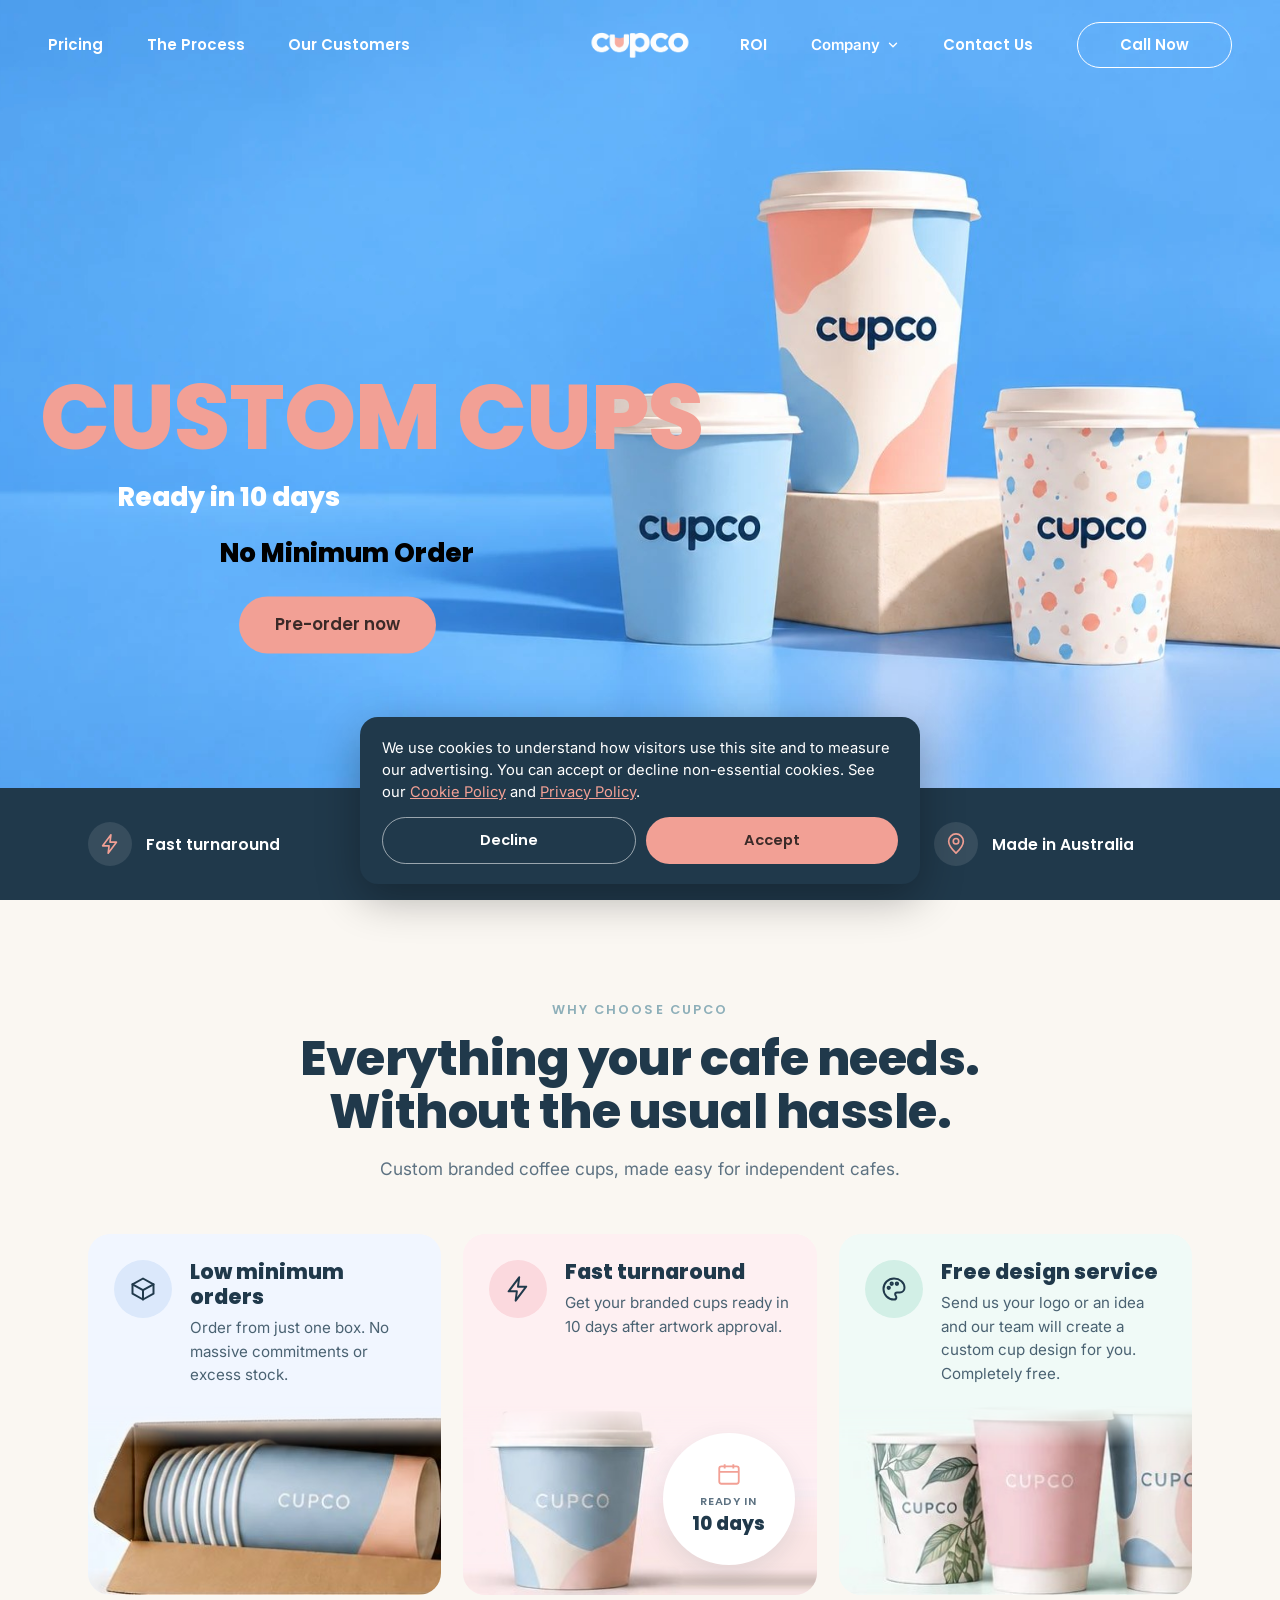
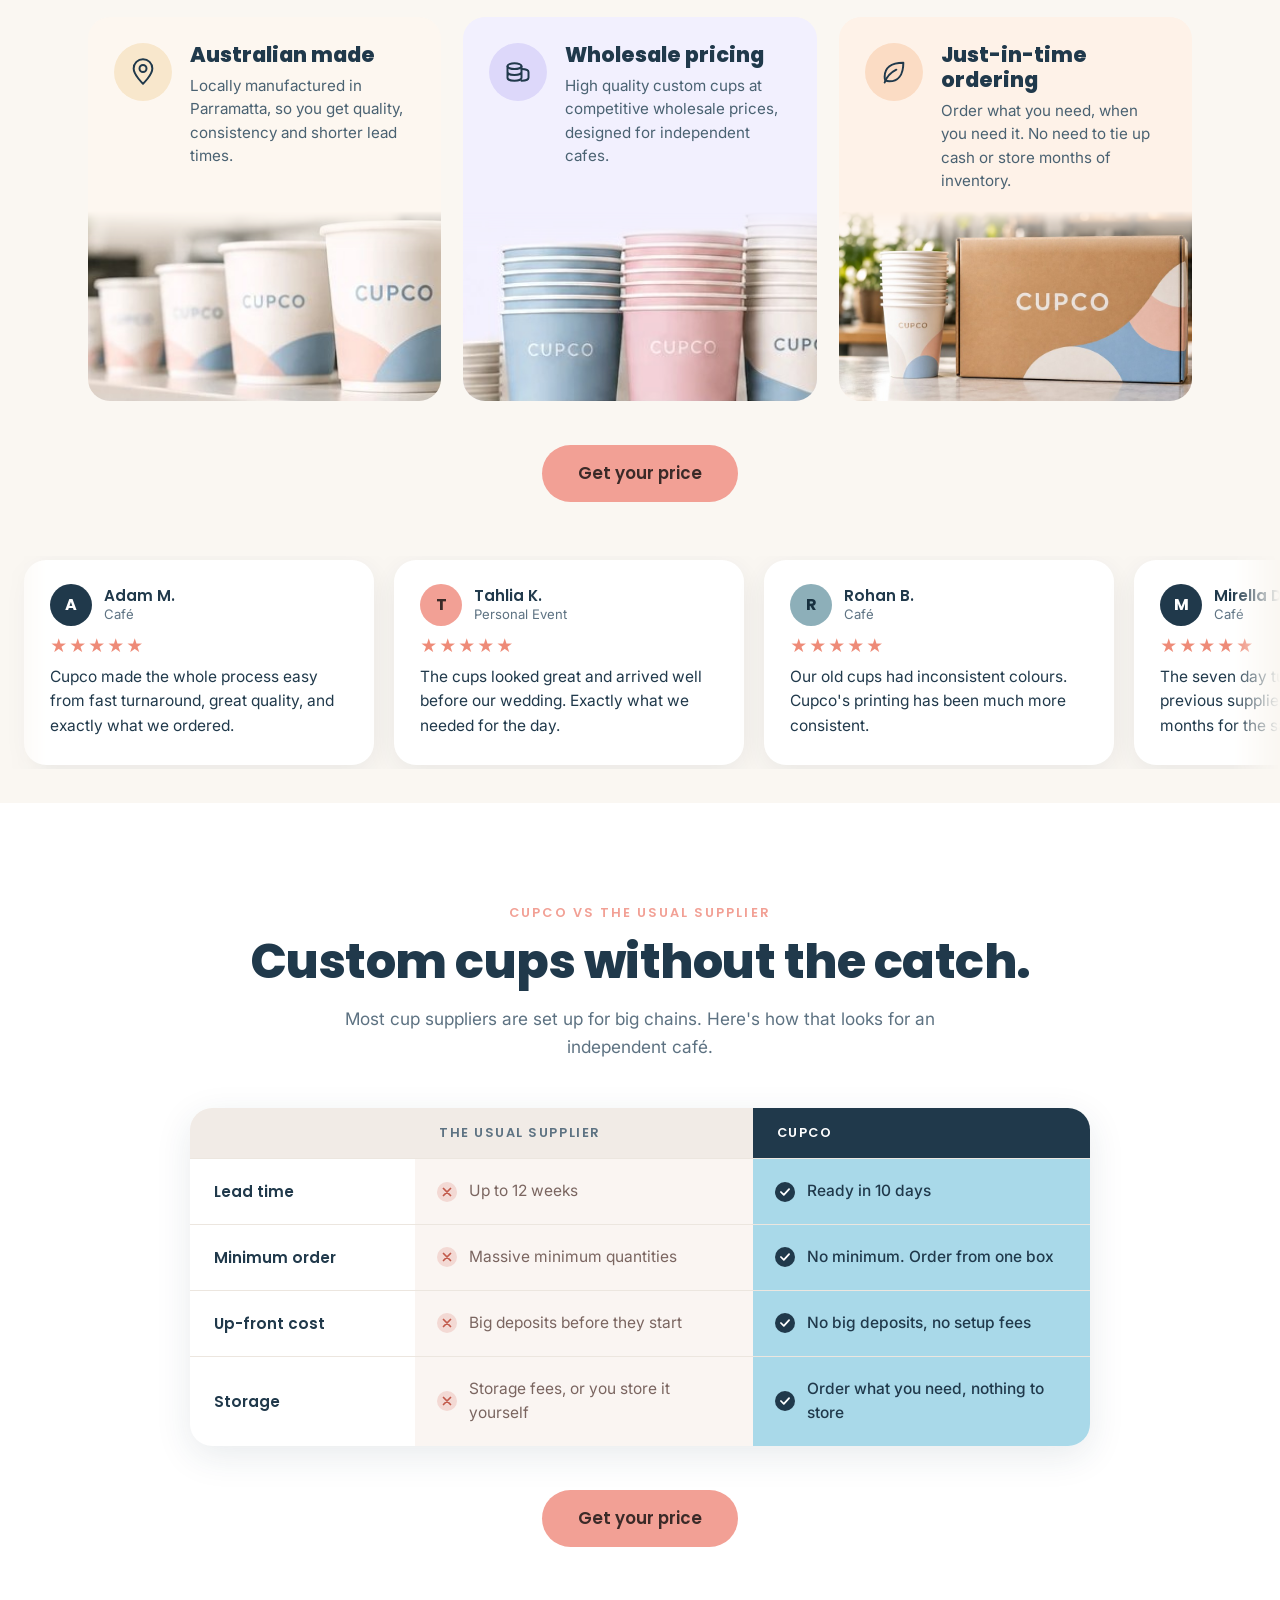
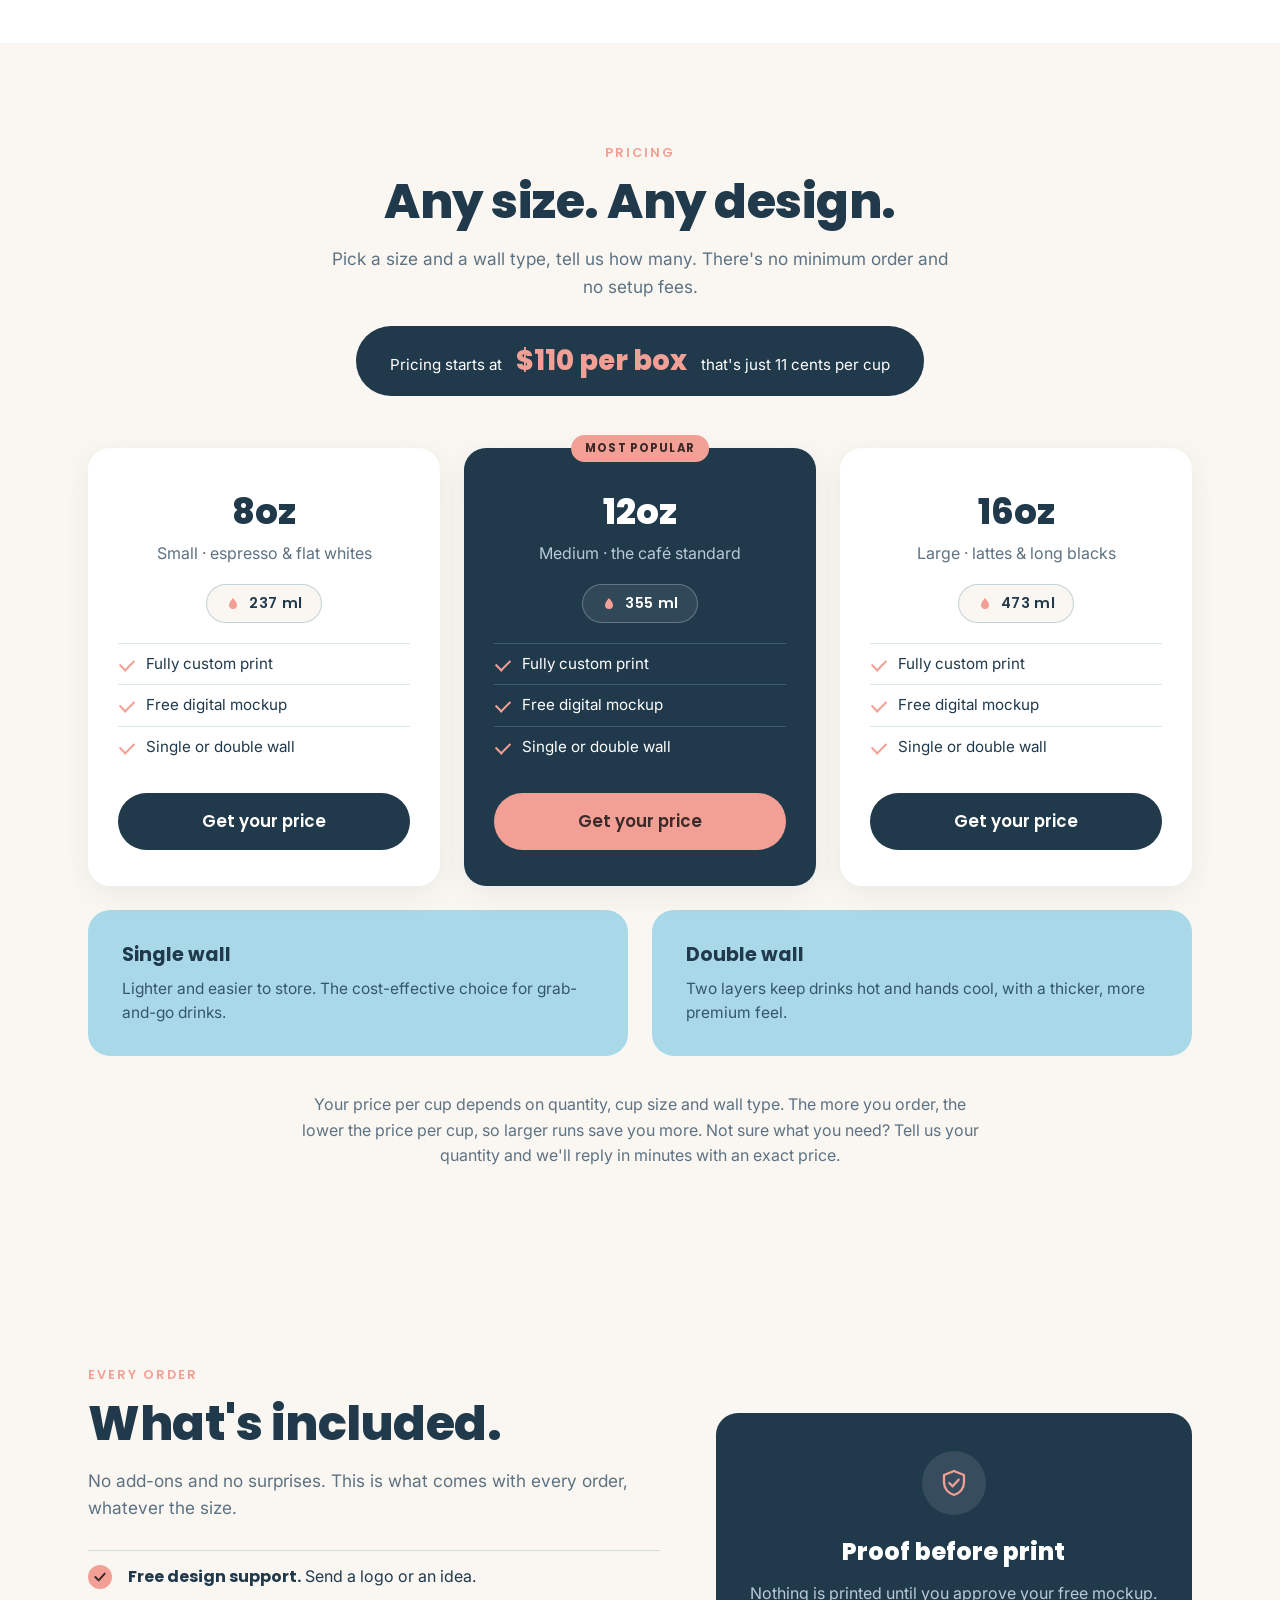
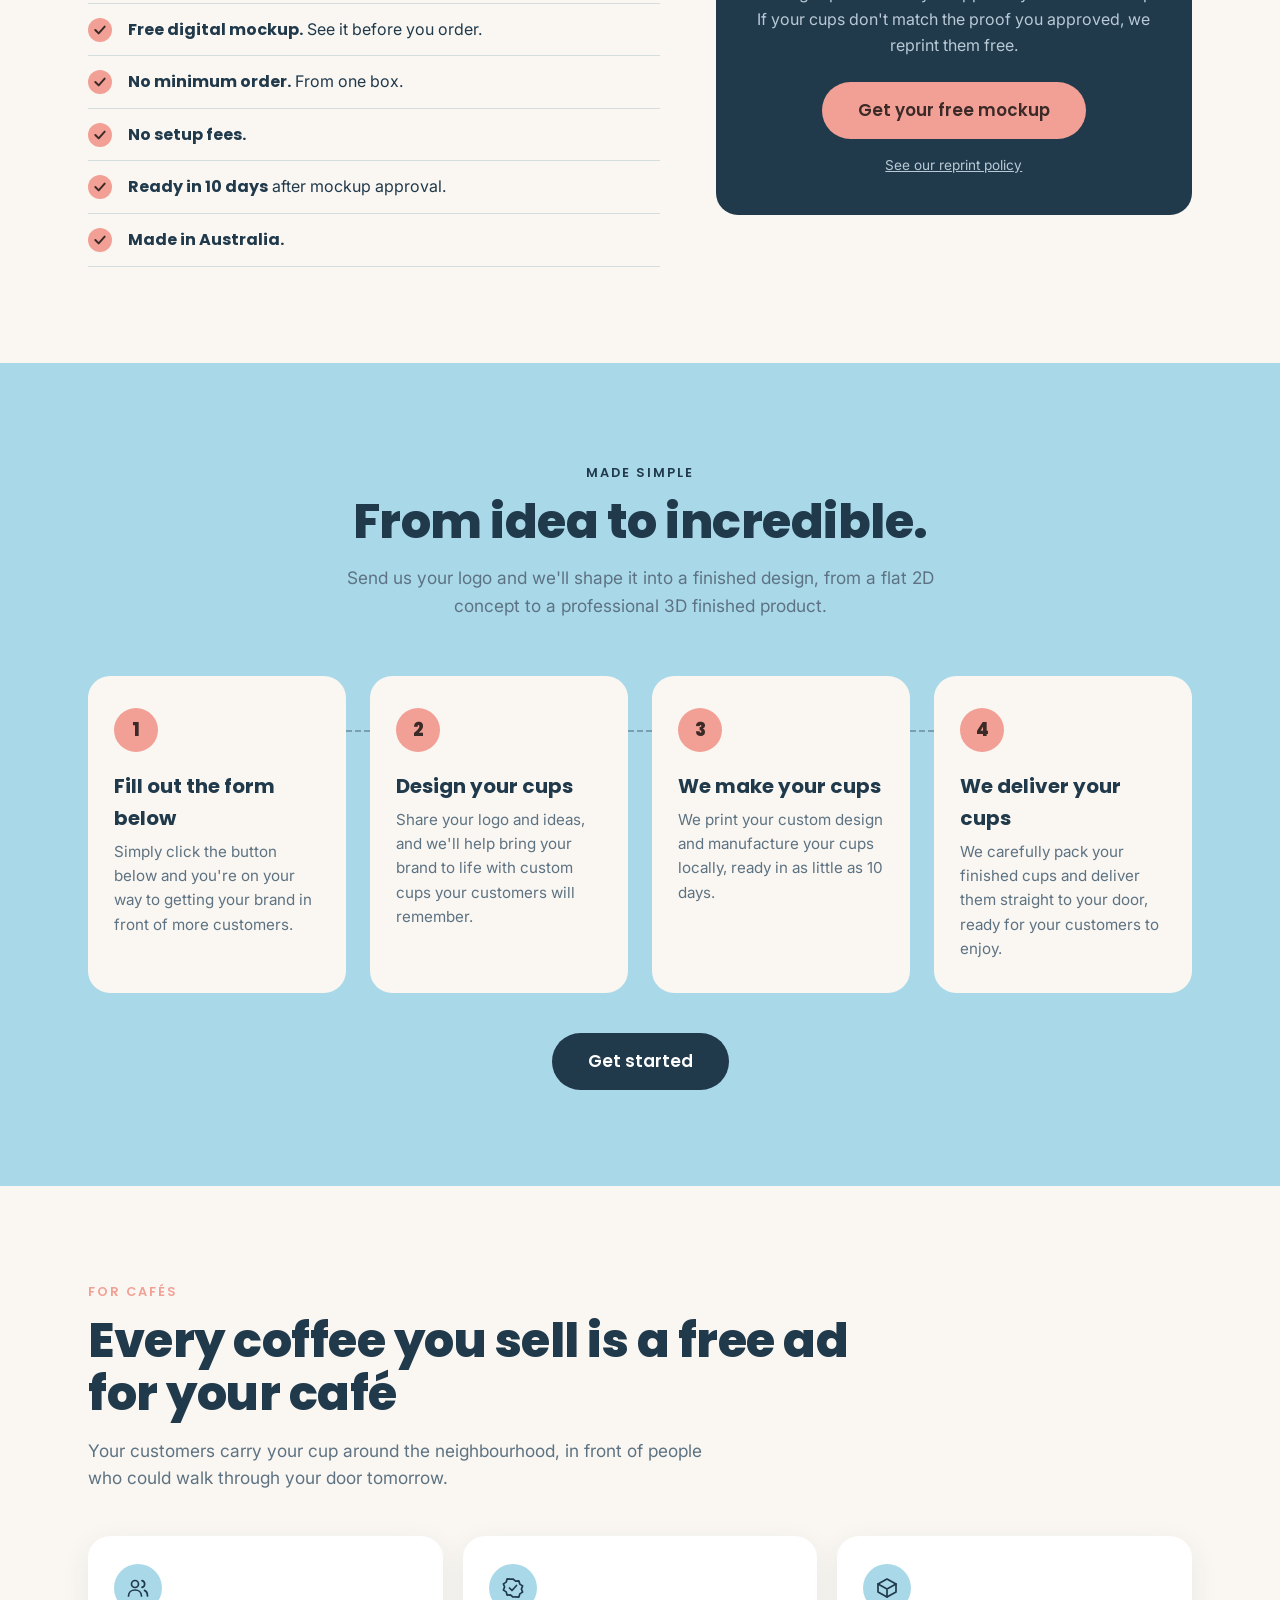
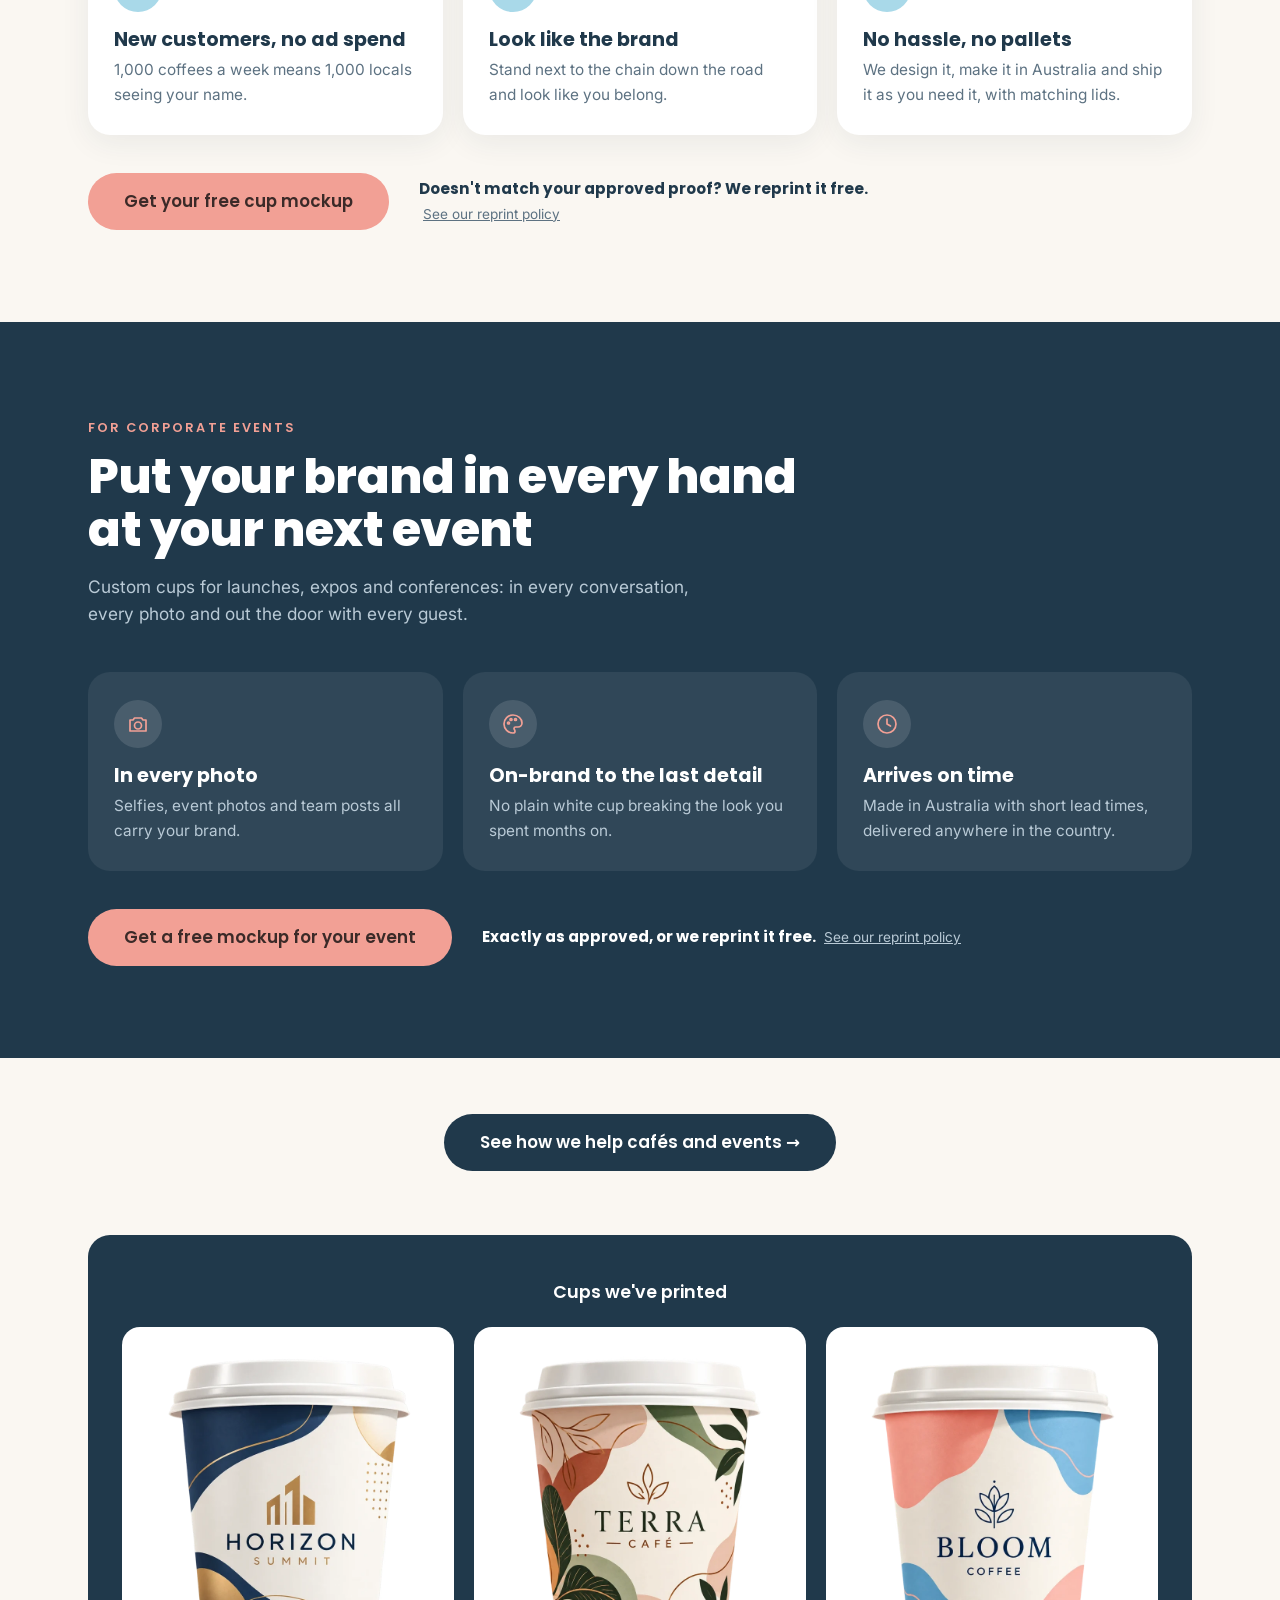
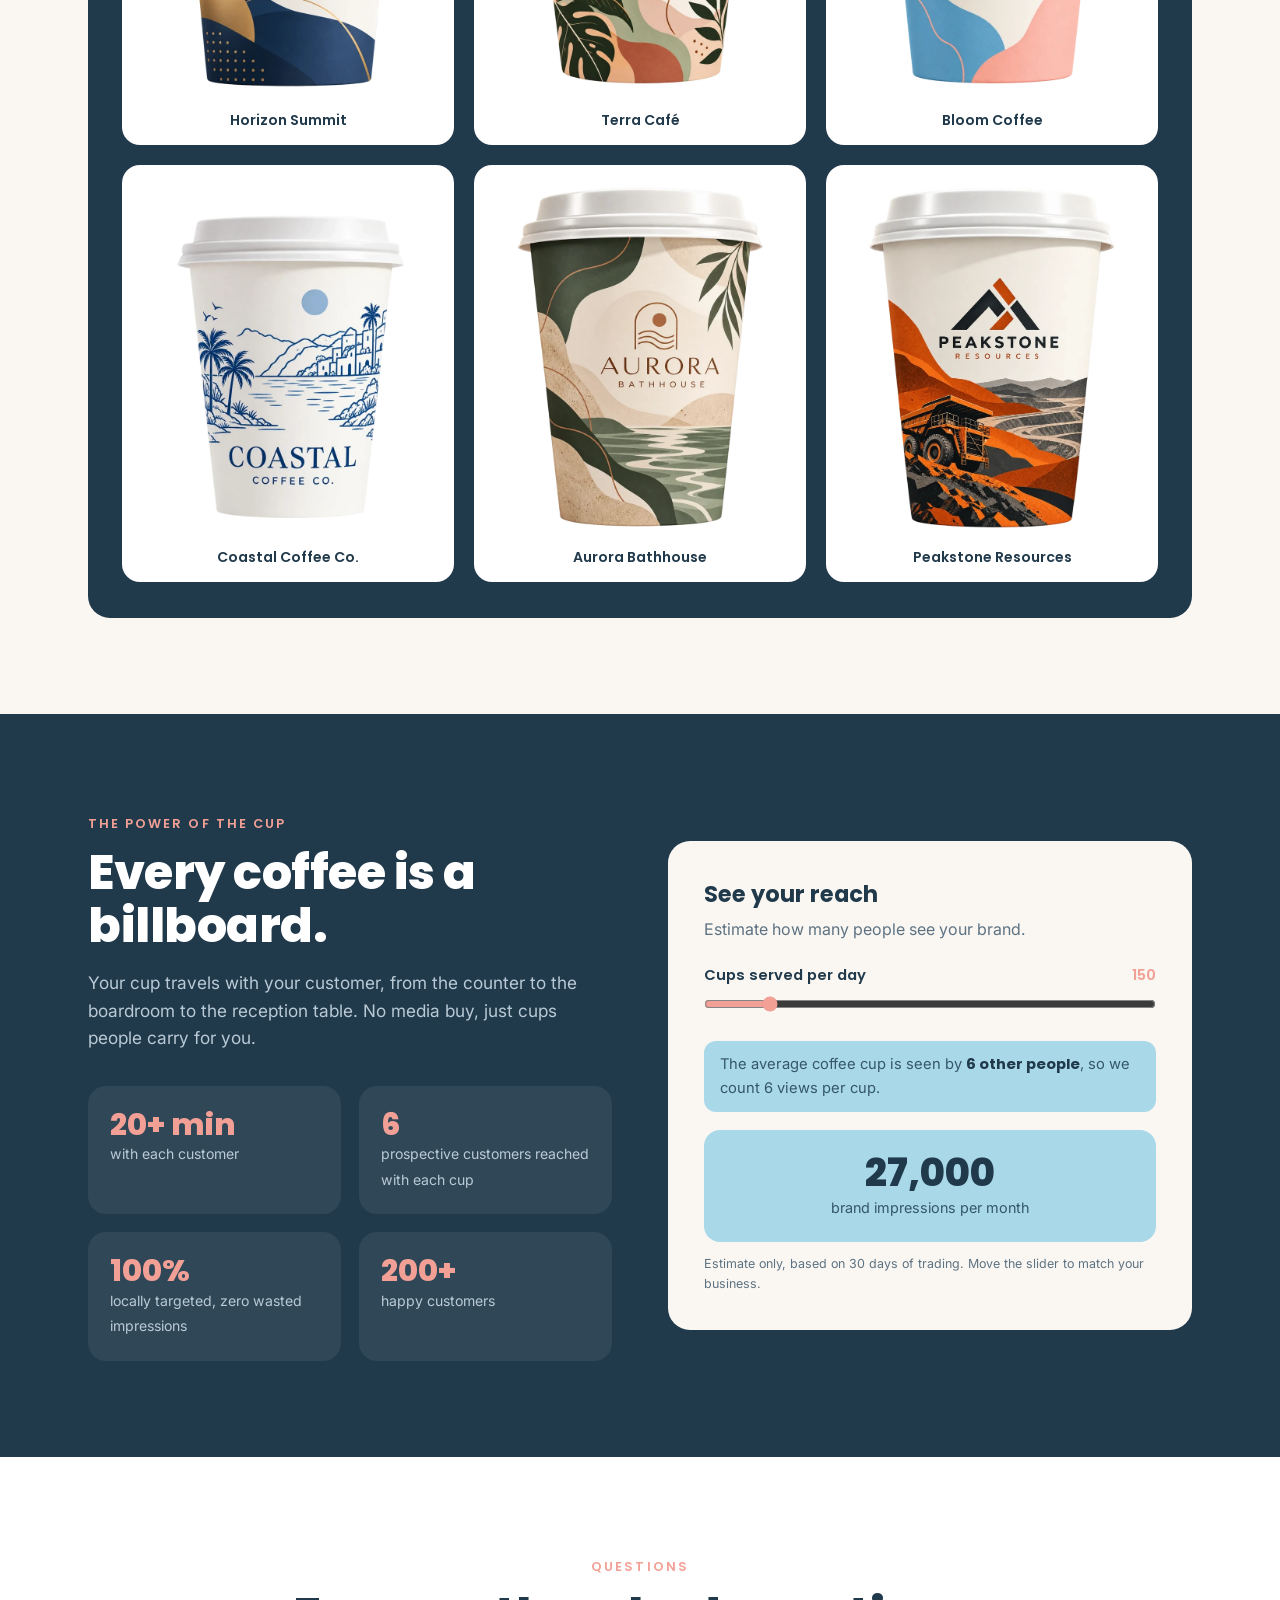
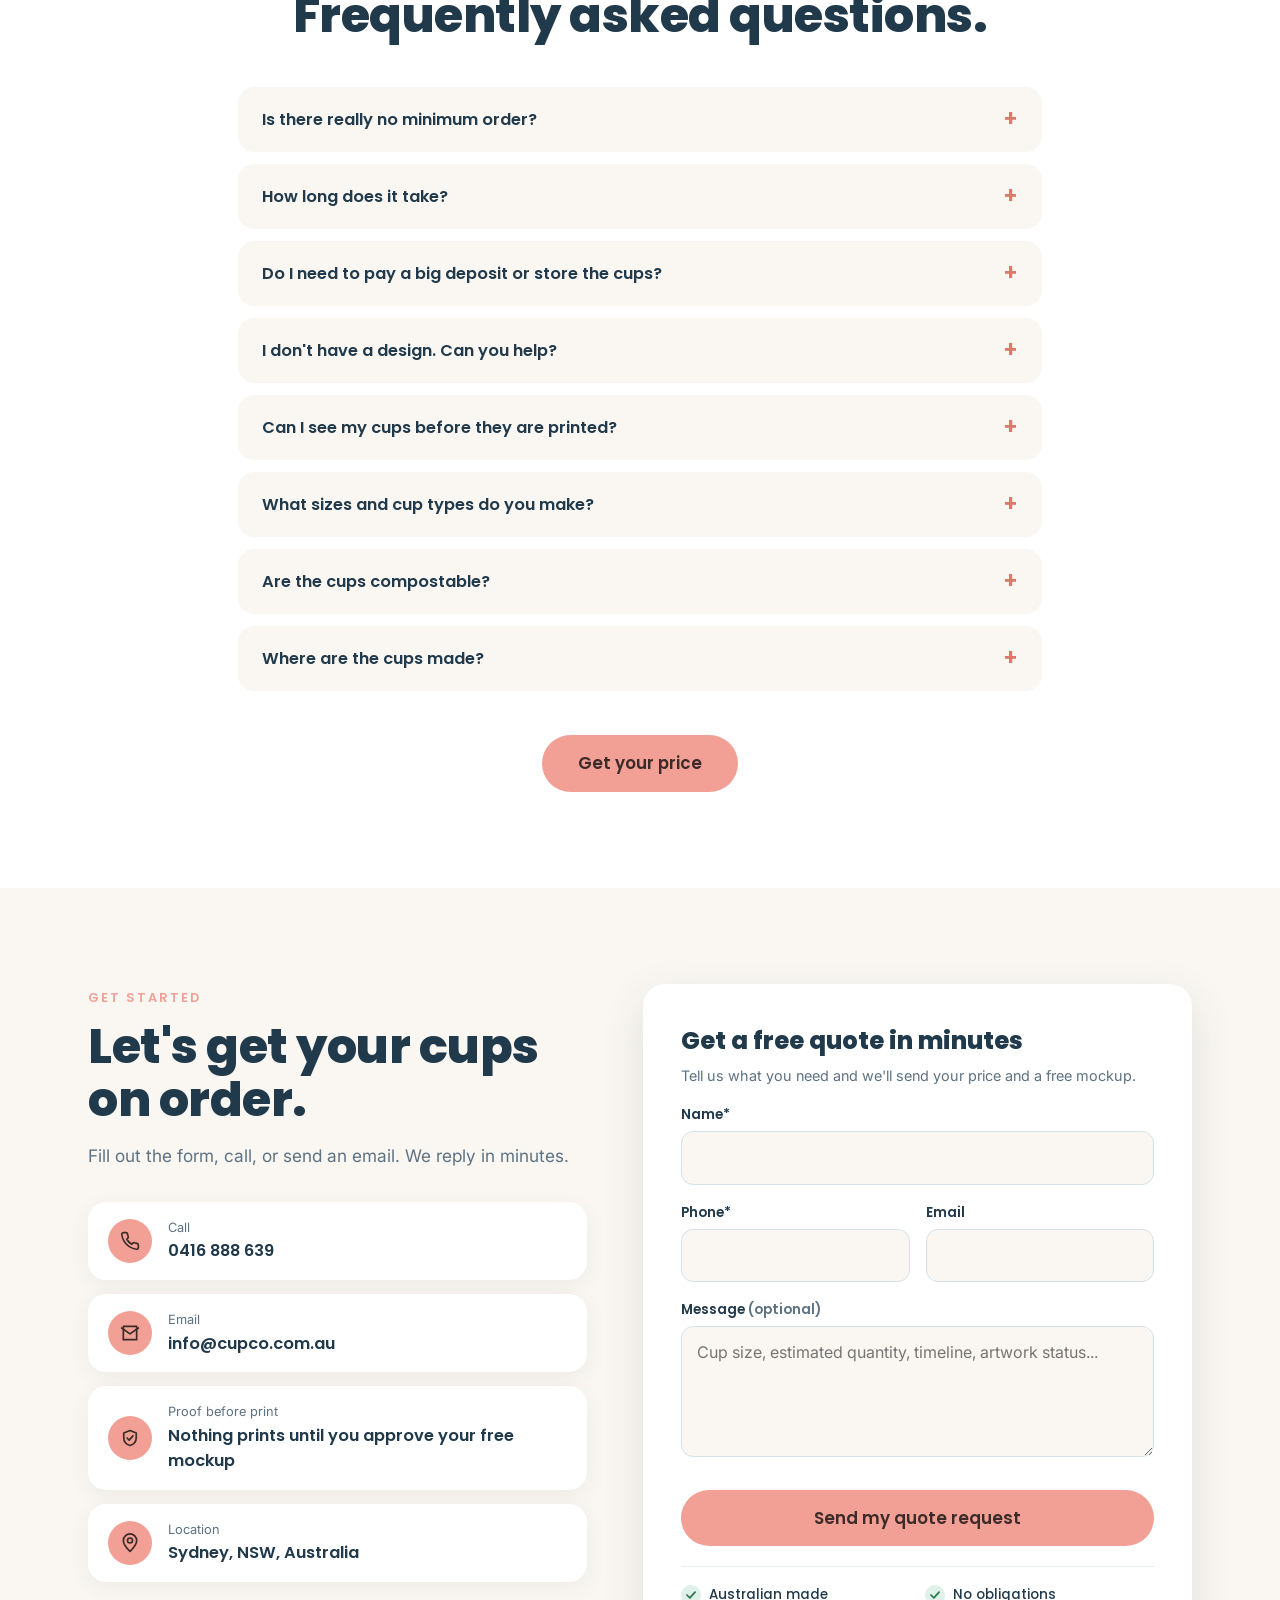
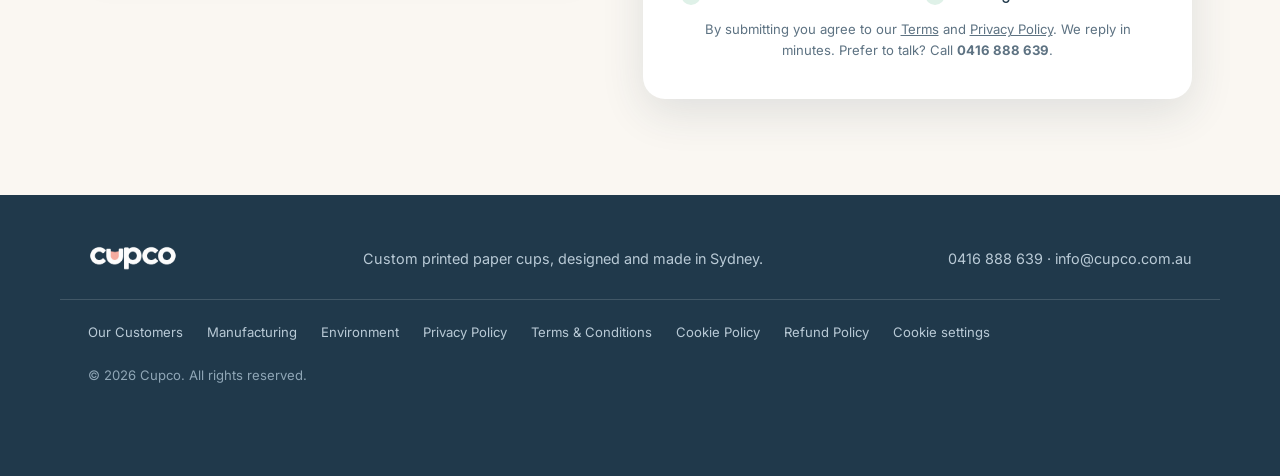
<file: index.html>
<!doctype html>
<html lang="en">
<head>
<meta charset="utf-8">
<meta name="viewport" content="width=device-width, initial-scale=1">
<title>Custom Printed Paper Cups Sydney | Cupco</title>
<meta name="description" content="Custom printed paper cups made in Sydney. Ready in 10 days, no minimum order, free digital mockups. Get your price today.">
<!-- TEMPORARY: staging. Remove this tag when LP.cupco.com.au goes live or the page will never appear in search. -->
<meta name="robots" content="noindex, nofollow">
<link rel="preconnect" href="https://fonts.googleapis.com">
<link rel="preconnect" href="https://fonts.gstatic.com" crossorigin>
<link href="https://fonts.googleapis.com/css2?family=Inter:wght@400;500;600&family=Poppins:wght@500;600;700;800&display=swap" rel="stylesheet">

<!-- Google tags: same two GA4 properties as the main landing page -->
<script async src="https://www.googletagmanager.com/gtag/js?id=G-Z2G205R46D"></script>
<script>
  window.dataLayer = window.dataLayer || [];
  function gtag(){dataLayer.push(arguments);}
  // Consent Mode: nothing is stored until the visitor accepts (see consent.js)
  gtag('consent','default',{analytics_storage:'denied',ad_storage:'denied',ad_user_data:'denied',ad_personalization:'denied',wait_for_update:500});
  gtag('js', new Date());
  gtag('config', 'G-Z2G205R46D');
  gtag('config', 'G-HHQ4EQKQFZ');
</script>

<style>
:root{
  --navy:#20394B; --powder:#A9D9E9; --coral:#F2A095; --ivory:#FAF7F2; --sand:#E8D4C1; --dusty:#8DAFB9;
  --blue:#58aef8; --ink:#20394B; --muted:#5d7282;
  --radius:22px; --wrap:1160px;
}
*{box-sizing:border-box;margin:0;padding:0}
html{scroll-behavior:smooth;scroll-padding-top:20px}
body{font-family:'Inter',system-ui,sans-serif;color:var(--ink);background:var(--ivory);line-height:1.6;-webkit-font-smoothing:antialiased}
h1,h2,h3,h4,.btn,.nav a{font-family:'Poppins',system-ui,sans-serif}
a{color:inherit;text-decoration:none}
img{max-width:100%;display:block}
.wrap{max-width:var(--wrap);margin:0 auto;padding:0 28px}
section{padding:96px 0}
.eyebrow{display:inline-block;font:600 .8rem 'Poppins',sans-serif;letter-spacing:.16em;text-transform:uppercase;color:var(--coral);margin-bottom:14px}
h2{font-weight:800;font-size:clamp(2rem,4vw,3rem);line-height:1.1;letter-spacing:-.5px}
.lead{color:var(--muted);font-size:1.08rem;max-width:620px;margin-top:16px}
.center{text-align:center}.center .lead{margin-left:auto;margin-right:auto}

.btn{display:inline-block;border-radius:999px;font-weight:600;font-size:1.05rem;padding:15px 36px;border:0;cursor:pointer;transition:transform .15s,background .15s,color .15s}
.btn:hover{transform:translateY(-2px)}
.btn-coral{background:var(--coral);color:#3b2a28}.btn-coral:hover{background:#f7b0a2}
.btn-navy{background:var(--navy);color:#fff}.btn-navy:hover{background:#2c4a60}
.btn-block{display:block;width:100%}

/* ---------- HERO ---------- */
.fold{min-height:100vh;min-height:100svh;display:flex;flex-direction:column}
.hero{position:relative;flex:1;min-height:480px;overflow:hidden;color:#fff;padding:0;
  background:url("assets/hero.jpg") right center/cover no-repeat,linear-gradient(180deg,#5aaff8,#6ebbfb)}
.nav{position:relative;z-index:2;display:grid;grid-template-columns:1fr auto 1fr;align-items:center;padding:22px 48px}
.nav-links{display:flex;align-items:center;gap:clamp(24px,3.4vw,52px);font-weight:600;font-size:15px;white-space:nowrap}
.nav-right{justify-self:end}
.nav-links a:hover{opacity:.8}
.logo{display:block;height:34px}.logo img{height:100%}
.call{border:1.5px solid #fff;border-radius:999px;padding:10px 42px;font-weight:600;font-size:15px;transition:background .2s,color .2s}
.call:hover{background:#fff;color:#3f95ea}
.copy{position:absolute;z-index:2;left:40px;top:50%;transform:translateY(-8%)}
.copy h1{font-weight:800;color:var(--coral);text-transform:uppercase;white-space:nowrap;font-size:clamp(48px,7.2vw,92px);line-height:1;letter-spacing:-1px}
.ready{margin:14px 0 0 78px;font-family:'Poppins';font-weight:800;font-size:clamp(20px,2.2vw,26px)}
.min{margin:14px 0 0 180px;font-family:'Poppins';font-weight:800;font-size:clamp(20px,2.2vw,26px);color:#000}
.hero .btn{margin:22px 0 0 199px}

/* ---------- TRUST STRIP ---------- */
.trust{background:var(--navy);color:#fff;padding:34px 0}
.trust-grid{display:grid;grid-template-columns:repeat(4,1fr);gap:24px}
.trust-item{display:flex;align-items:center;gap:14px;font:600 .98rem 'Poppins'}
.trust-item i{flex:none;width:44px;height:44px;border-radius:50%;background:rgba(255,255,255,.1);display:grid;place-items:center}
.trust-item svg{width:22px;height:22px;stroke:var(--coral);fill:none;stroke-width:1.8;stroke-linecap:round;stroke-linejoin:round}


/* ---------- WHY CUPCO ---------- */
#why{background:var(--ivory);padding-bottom:40px}
.why-grid{display:grid;grid-template-columns:repeat(3,1fr);gap:22px;margin-top:52px}
.why{border-radius:var(--radius);overflow:hidden;display:flex;flex-direction:column;background:var(--tint)}
.why-top{display:flex;gap:18px;align-items:flex-start;padding:26px 26px 18px}
.why-icon{flex:none;width:58px;height:58px;border-radius:50%;background:var(--dot);display:grid;place-items:center}
.why-icon svg{width:28px;height:28px;stroke:var(--navy);fill:none;stroke-width:1.7;stroke-linecap:round;stroke-linejoin:round}
.why h3{font-size:1.3rem;font-weight:800;line-height:1.2;margin-bottom:6px}
.why p{color:#4a6272;font-size:.95rem;line-height:1.55}
.why-img{margin-top:auto;position:relative;height:190px}
.why-img img{width:100%;height:100%;object-fit:cover;display:block;-webkit-mask-image:linear-gradient(#0000,#000 22%);mask-image:linear-gradient(#0000,#000 22%)}
.why-img.fast img{object-position:left bottom}
.why-badge{position:absolute;right:22px;bottom:30px;background:#fff;border-radius:50%;width:132px;height:132px;display:grid;place-content:center;text-align:center;font:600 .7rem 'Poppins';letter-spacing:.06em;text-transform:uppercase;color:var(--muted);box-shadow:0 8px 24px rgba(32,57,75,.1)}
.why-badge svg{width:26px;height:26px;stroke:var(--coral);fill:none;stroke-width:1.7;margin:0 auto 6px}
.why-badge b{display:block;font:800 1.15rem 'Poppins';color:var(--navy);letter-spacing:0;text-transform:none}
@media(max-width:1000px){.why-grid{grid-template-columns:1fr 1fr}}
@media(max-width:640px){.why-grid{grid-template-columns:1fr}}

/* ---------- PRICING ---------- */
#pricing{background:var(--ivory)}
.size-grid{display:grid;grid-template-columns:repeat(3,1fr);gap:24px;margin-top:52px}
.size-card{background:#fff;border-radius:var(--radius);padding:36px 30px;box-shadow:0 8px 30px rgba(32,57,75,.07);text-align:center;position:relative}
.size-card.pop{background:var(--navy);color:#fff}
.size-card.pop .muted{color:#b9cad6}
.badge{position:absolute;top:-13px;left:50%;transform:translateX(-50%);background:var(--coral);color:#3b2a28;font:700 .72rem 'Poppins';letter-spacing:.1em;text-transform:uppercase;padding:5px 14px;border-radius:99px}
.cap{display:inline-flex;align-items:center;gap:8px;margin-top:18px;padding:8px 18px;border-radius:99px;background:var(--ivory);border:1.5px solid rgba(141,175,185,.5)}
.cap svg{width:16px;height:16px;fill:var(--coral);stroke:none}
.cap b{font:600 .9rem 'Poppins';letter-spacing:.04em;color:var(--navy)}
.size-card.pop .cap{background:rgba(255,255,255,.08);border-color:rgba(255,255,255,.25)}.size-card.pop .cap b{color:#fff}
.size-card h3{font-size:2.2rem;font-weight:800}
.muted{color:var(--muted)}
.size-card ul{list-style:none;margin:20px 0 26px;text-align:left;font-size:.95rem}
.size-card li{padding:8px 0 8px 28px;position:relative;border-top:1px solid rgba(141,175,185,.3)}
.size-card li::before{content:"";position:absolute;left:2px;top:15px;width:12px;height:7px;border-left:2.5px solid var(--coral);border-bottom:2.5px solid var(--coral);transform:rotate(-45deg)}
.walls{display:grid;grid-template-columns:1fr 1fr;gap:24px;margin-top:24px}
.wall{background:var(--powder);border-radius:var(--radius);padding:30px 34px}
.wall h4{font-size:1.2rem;font-weight:700;margin-bottom:6px}
.wall p{color:#35566b;font-size:.97rem}
.price-note{margin:36px auto 0;text-align:center;max-width:680px}
.from{display:inline-flex;align-items:baseline;flex-wrap:wrap;justify-content:center;gap:6px 14px;margin-top:26px;background:var(--navy);color:#fff;border-radius:99px;padding:14px 34px;font-size:.95rem}
.from strong{font:800 1.7rem 'Poppins';color:var(--coral)}

/* ---------- PROCESS ---------- */
#process{background:var(--powder)}
#process .eyebrow{color:var(--navy)}
.steps{display:grid;grid-template-columns:repeat(4,1fr);gap:24px;margin-top:56px;counter-reset:s}
.step{background:var(--ivory);border-radius:var(--radius);padding:32px 26px;position:relative}
.step b{display:grid;place-items:center;width:44px;height:44px;border-radius:50%;background:var(--coral);color:#3b2a28;font:800 1.15rem 'Poppins';margin-bottom:18px}
.step h3{font-size:1.25rem;font-weight:700;margin-bottom:6px}
.step p{color:var(--muted);font-size:.95rem}
.step:not(:last-child)::after{content:"";position:absolute;right:-24px;top:54px;width:24px;border-top:2px dashed var(--navy);opacity:.35}

/* ---------- CUSTOMERS ---------- */
#customers{background:var(--ivory)}
.reviews{display:grid;grid-template-columns:repeat(3,1fr);gap:24px;margin-top:52px}
.review{background:#fff;border-radius:var(--radius);padding:30px;box-shadow:0 8px 30px rgba(32,57,75,.07);display:flex;flex-direction:column}
.stars{color:var(--coral);letter-spacing:3px;font-size:1.05rem;margin-bottom:12px}
.review blockquote{font-size:1rem;flex:1}
.who{display:flex;align-items:center;gap:12px;margin-top:22px}
.av{width:42px;height:42px;border-radius:50%;background:var(--powder);display:grid;place-items:center;font:700 .85rem 'Poppins'}
.who b{display:block;font:600 .95rem 'Poppins'}.who span{font-size:.82rem;color:var(--muted)}
.made{margin-top:64px;background:var(--navy);border-radius:var(--radius);padding:44px 34px 36px;color:#fff;text-align:center}
.made p{font:600 1.1rem 'Poppins';margin-bottom:22px}
.gallery{display:grid;grid-template-columns:repeat(3,1fr);gap:20px}
@media(max-width:900px){.gallery{grid-template-columns:1fr 1fr}}
.gallery figure{background:#fff;border-radius:18px;padding:18px 18px 14px;min-width:0}
.gallery img{width:100%;height:auto}
.gallery figcaption{color:var(--navy);font:600 .88rem 'Poppins';margin-top:8px}


/* ---------- REVIEW STRIP ---------- */
.rev{margin-top:0;overflow:hidden;padding:6px 0 34px}
.rev-window{-webkit-mask-image:linear-gradient(to right,transparent,#000 48px,#000 calc(100% - 48px),transparent);mask-image:linear-gradient(to right,transparent,#000 48px,#000 calc(100% - 48px),transparent)}
.rev-track{display:flex;gap:20px;width:max-content;padding:4px 24px;animation:rev-marquee 60s linear infinite}
.rev-window:hover .rev-track,.rev-window:focus-within .rev-track{animation-play-state:paused}
.rev-card{flex:none;width:clamp(270px,80vw,350px);margin:0;background:#fff;border-radius:var(--radius);padding:24px 26px 26px;box-shadow:0 8px 30px rgba(32,57,75,.08);display:flex;flex-direction:column}
.rev-head{display:flex;align-items:center;gap:12px;margin-bottom:12px}
.rev-avatar{flex:none;width:42px;height:42px;border-radius:50%;display:grid;place-items:center;font:700 1rem 'Poppins'}
.rev-name{font:600 .95rem 'Poppins';line-height:1.3}
.rev-sub{font-size:.82rem;color:var(--muted);line-height:1.3}
.rev-stars{color:#EE8B78;letter-spacing:2px;font-size:1.05rem;line-height:1;margin-bottom:10px}
.rev-quote{font-size:.97rem;line-height:1.6}
@keyframes rev-marquee{from{transform:translateX(0)}to{transform:translateX(-50%)}}
@media(prefers-reduced-motion:reduce){.rev-track{animation:none;width:auto;overflow-x:auto}.rev-window{-webkit-mask-image:none;mask-image:none}}


/* ---------- BENEFITS ---------- */
.bblock{padding:92px 0}
.bblock h2{max-width:760px}
.bblock .lead{max-width:640px}
.b-cafe{background:var(--ivory)}
.b-corp{background:var(--navy);color:#fff}
.b-corp .lead{color:#b9cad6}
.bn-grid{display:grid;grid-template-columns:repeat(3,1fr);gap:20px;margin-top:44px}
.bn{background:#fff;border-radius:var(--radius);padding:28px 26px;box-shadow:0 8px 30px rgba(32,57,75,.07)}
.b-corp .bn{background:rgba(255,255,255,.07);box-shadow:none}
.bn i{display:grid;place-items:center;width:48px;height:48px;border-radius:50%;background:var(--powder);margin-bottom:16px}
.b-corp .bn i{background:rgba(255,255,255,.12)}
.bn svg{width:24px;height:24px;stroke:var(--navy);fill:none;stroke-width:1.7;stroke-linecap:round;stroke-linejoin:round}
.b-corp .bn svg{stroke:var(--coral)}
.bn h3{font-size:1.2rem;font-weight:700;line-height:1.25;margin-bottom:6px}
.bn p{color:var(--muted);font-size:.96rem}
.b-corp .bn p{color:#b9cad6}
.bn-cta{margin-top:38px;display:flex;align-items:center;gap:22px 30px;flex-wrap:wrap}
.promise{font-size:.95rem;max-width:520px}
.promise b{font-family:'Poppins'}
.promise a{text-decoration:underline;color:var(--muted);font-size:.85rem;margin-left:4px;white-space:nowrap}
.b-corp .promise a{color:#b9cad6}
@media(max-width:1000px){.bn-grid{grid-template-columns:1fr}}
@media(max-width:640px){.bblock{padding:64px 0}}


/* ---------- COMPARE / INCLUDED / FAQ ---------- */
.cta-row{text-align:center;margin-top:44px}
#compare{background:#fff}
.vs{max-width:900px;margin:48px auto 0;border-radius:var(--radius);overflow:hidden;box-shadow:0 10px 36px rgba(32,57,75,.1);background:#fff}
.vs-head,.vs-row{display:grid;grid-template-columns:.8fr 1.2fr 1.2fr}
.vs-head span{padding:16px 24px;font:600 .8rem 'Poppins';letter-spacing:.12em;text-transform:uppercase;color:var(--muted);background:#f1ebe6}
.vs-head .us{background:var(--navy);color:#fff}
.vs-row b{padding:20px 24px;font:600 .95rem 'Poppins';display:flex;align-items:center;border-top:1px solid #ece6df}
.vs-row span{padding:20px 24px 20px 54px;position:relative;border-top:1px solid #ece6df;font-size:.97rem;display:flex;align-items:center}
.vs-row .no{color:#7a6560;background:#faf5f2}
.vs-row .yes{background:var(--powder);font-weight:500}
.vs-row svg{position:absolute;left:22px;top:50%;margin-top:-10px;width:20px;height:20px;padding:3px;border-radius:50%;fill:none;stroke-width:3;stroke-linecap:round;stroke-linejoin:round}
.vs-row .no svg{background:#f3d9d4;stroke:#c25a4b}.vs-row .yes svg{background:var(--navy);stroke:#fff}
#included{background:var(--ivory)}
.inc-grid{display:grid;grid-template-columns:1.2fr 1fr;gap:56px;align-items:center}
.inc{list-style:none;margin-top:28px}
.inc li{position:relative;padding:13px 0 13px 40px;border-top:1px solid rgba(141,175,185,.35)}
.inc li:last-child{border-bottom:1px solid rgba(141,175,185,.35)}
.inc svg{position:absolute;left:0;top:14px;width:24px;height:24px;padding:4px;border-radius:50%;background:var(--coral);stroke:#3b2a28;fill:none;stroke-width:3;stroke-linecap:round;stroke-linejoin:round}
.inc b{font-family:'Poppins'}
.proof{background:var(--navy);color:#fff;border-radius:var(--radius);padding:38px 34px;text-align:center}
.proof i{display:grid;place-items:center;width:64px;height:64px;border-radius:50%;background:rgba(255,255,255,.1);margin:0 auto 18px}
.proof svg{width:32px;height:32px;stroke:var(--coral);fill:none;stroke-width:1.7;stroke-linecap:round;stroke-linejoin:round}
.proof h3{font-size:1.5rem;font-weight:800}.proof p{color:#b9cad6;margin:10px 0 24px}
.proof-link{display:block;margin-top:16px;font-size:.85rem;color:#b9cad6;text-decoration:underline}
.proofnote i{background:var(--powder)}.proofnote svg{stroke:var(--navy)}
#faq{background:#fff}
.faq{margin-top:44px}
.faq details{background:var(--ivory);border-radius:16px;padding:0 24px;margin-bottom:12px}
.faq summary{cursor:pointer;padding:20px 0;font:600 1.02rem 'Poppins';list-style:none;display:flex;justify-content:space-between;gap:16px}
.faq summary::-webkit-details-marker{display:none}.faq summary::after{content:"+";color:#e0786a;font-size:1.4rem;line-height:1}
.faq details[open] summary::after{content:"–"}.faq details p{padding:0 0 20px;color:var(--muted)}
.faq a{text-decoration:underline}
@media(max-width:1000px){.inc-grid{grid-template-columns:1fr;gap:36px}}
@media(max-width:640px){.vs-head{display:none}.vs-row{grid-template-columns:1fr}.vs-row b{padding:16px 20px 4px;border-top:1px solid #ece6df;background:#fff}.vs-row span{border-top:0;padding:12px 20px 12px 52px}.vs-row .no{padding-top:8px}.cta-row{margin-top:32px}}

/* ---------- ROI ---------- */
#roi{background:var(--navy);color:#fff}
#roi .lead{color:#b9cad6}
.roi-grid{display:grid;grid-template-columns:1fr 1fr;gap:56px;align-items:center}
.stats{display:grid;grid-template-columns:1fr 1fr;gap:18px;margin-top:34px}
.stat{background:rgba(255,255,255,.07);border-radius:18px;padding:22px}
.stat strong{display:block;font:800 1.9rem 'Poppins';color:var(--coral);line-height:1.1}
.stat span{font-size:.88rem;color:#b9cad6}
.src{margin-top:16px;font-size:.78rem;color:#b9cad6}
.calc{background:var(--ivory);color:var(--ink);border-radius:var(--radius);padding:36px}
.calc h3{font-size:1.4rem;font-weight:700;margin-bottom:4px}
.calc label{display:flex;justify-content:space-between;font:600 .92rem 'Poppins';margin:22px 0 8px}
.calc output{color:var(--coral)}
.calc input[type=range]{width:100%;accent-color:var(--coral)}
.seen-note{margin-top:22px;font-size:.92rem;background:var(--powder);border-radius:12px;padding:12px 16px;color:#35566b}.seen-note b{font-family:'Poppins';color:var(--navy)}
.result{margin-top:18px;background:var(--powder);border-radius:16px;padding:22px;text-align:center}
.result strong{display:block;font:800 2.4rem 'Poppins';line-height:1.1}
.result span{font-size:.9rem;color:#35566b}
.fine{font-size:.78rem;color:var(--muted);margin-top:12px}

/* ---------- CONTACT ---------- */
#contact{background:var(--ivory)}
.contact-grid{display:grid;grid-template-columns:1fr 1.1fr;gap:56px;align-items:start}
.methods{margin-top:32px;display:grid;gap:14px}
.method{display:flex;align-items:center;gap:16px;background:#fff;border-radius:18px;padding:16px 20px;box-shadow:0 6px 22px rgba(32,57,75,.06)}
.method i{flex:none;width:44px;height:44px;border-radius:50%;background:var(--coral);display:grid;place-items:center}
.method svg{width:20px;height:20px;stroke:#3b2a28;fill:none;stroke-width:2;stroke-linecap:round;stroke-linejoin:round}
.method small{display:block;color:var(--muted);font-size:.8rem}.method b{font:600 1.02rem 'Poppins'}
.form-card{background:#fff;border-radius:var(--radius);padding:38px;box-shadow:0 14px 44px rgba(32,57,75,.12)}
.form-card h3{font-size:1.5rem;font-weight:800;margin-bottom:4px}
.row{display:grid;grid-template-columns:1fr 1fr;gap:16px}
.field{margin-top:18px}
.field>label{display:block;font:600 .85rem 'Poppins';margin-bottom:6px}
.field input[type=text],.field input[type=tel],.field input[type=email],.field textarea{width:100%;font:inherit;font-size:16px;padding:13px 15px;border:1.5px solid #d6e2e8;border-radius:12px;background:var(--ivory);color:var(--ink)}
.field input:focus,.field textarea:focus{outline:0;border-color:var(--blue);background:#fff}
.field.error input,.field.error textarea{border-color:#d9534f}
.err{display:none;color:#d9534f;font-size:.8rem;margin-top:4px}.field.error .err{display:block}
.pills{display:flex;flex-wrap:wrap;gap:10px}
.pills label{cursor:pointer}
.pills input{position:absolute;opacity:0}
.pills span{display:block;padding:10px 18px;border:1.5px solid #d6e2e8;border-radius:99px;font:500 .9rem 'Poppins';transition:.15s}
.pills input:checked+span{background:var(--navy);border-color:var(--navy);color:#fff}
.pills input:focus-visible+span{outline:2px solid var(--blue)}
.form-card .btn{margin-top:26px}
.badges{list-style:none;display:grid;grid-template-columns:1fr 1fr;gap:10px 14px;margin-top:20px;padding-top:18px;border-top:1px solid #e6eef2;font:500 .84rem 'Poppins'}
.badges li{display:flex;align-items:center;gap:8px;color:var(--navy)}
.badges svg{flex:none;width:20px;height:20px;padding:3px;border-radius:50%;background:#dff1e8;stroke:#2f7a55;fill:none;stroke-width:3;stroke-linecap:round;stroke-linejoin:round}
@media(max-width:400px){.badges{grid-template-columns:1fr}}
.msg{display:none;color:#d9534f;font-size:.88rem;margin-top:12px}.msg.show{display:block}
.note{font-size:.82rem;color:var(--muted);margin-top:14px;text-align:center}
.success{display:none;text-align:center;padding:34px 0}.success.show{display:block}
.success h3{font-size:1.6rem;margin-bottom:8px}

/* ---------- FOOTER ---------- */
footer{background:var(--navy);color:#b9cad6;padding:48px 0 90px;font-size:.9rem}
.foot{display:flex;justify-content:space-between;align-items:center;gap:24px;flex-wrap:wrap}
footer img{height:30px}
.copy-line{margin-top:22px;font-size:.82rem;color:#8fa6b6}
.legal{margin-top:26px;padding-top:22px;border-top:1px solid rgba(255,255,255,.15);display:flex;flex-wrap:wrap;gap:8px 24px;font-size:.82rem}
footer a:hover{color:#fff}
.sticky{display:none}

/* ---------- RESPONSIVE ---------- */
@media(max-width:1000px){
  .steps{grid-template-columns:1fr 1fr}.step::after{display:none!important}
  .roi-grid,.contact-grid{grid-template-columns:1fr;gap:40px}
  .reviews,.size-grid{grid-template-columns:1fr}
}
@media(max-width:900px){
  .nav{grid-template-columns:auto 1fr auto;padding:16px 20px;gap:12px}
  .nav-left,.nav-right .nl,.nav-right .dd{display:none}.nav-right{grid-column:3}.call{padding:9px 24px}
  .hero{background-position:70% bottom;background-size:auto 55%,cover;background-image:url("assets/hero.jpg"),linear-gradient(180deg,#5aaff8,#6ebbfb);background-repeat:no-repeat}
  .copy{left:20px;right:20px;top:110px;transform:none}
  .copy h1{font-size:clamp(40px,12.5vw,70px)}
  .ready,.min,.hero .btn{margin-left:0}
}
@media(max-width:640px){
  .fold{min-height:calc(100svh - 64px)}
  section{padding:68px 0}.wrap{padding:0 20px}
  .walls,.row,.steps,.stats{grid-template-columns:1fr}
  .trust{padding:16px 0}.trust-grid{grid-template-columns:1fr 1fr;gap:12px 10px}.trust-item{font-size:.78rem;gap:8px}.trust-item i{width:34px;height:34px}.trust-item svg{width:17px;height:17px}
  .form-card{padding:26px 20px}
  .sticky{display:flex;position:fixed;left:0;right:0;bottom:0;z-index:20;gap:10px;padding:10px 14px;background:#fff;box-shadow:0 -6px 24px rgba(32,57,75,.15)}
  .sticky a{flex:1;text-align:center;padding:13px;border-radius:99px;font:600 .95rem 'Poppins'}
  .sticky .a{background:var(--navy);color:#fff}.sticky .b{background:var(--coral);color:#3b2a28}
}

@media(min-width:901px) and (max-width:1180px){.nav{padding-left:24px;padding-right:24px}.nav-links,.nav-right{gap:18px;font-size:14px}.call{padding:9px 20px;font-size:14px}}
.dd{position:relative}
.dd-btn{background:none;border:0;color:inherit;font:inherit;font-weight:600;cursor:pointer;display:flex;align-items:center;gap:6px;padding:6px 0}
.dd-btn svg{transition:transform .15s}.dd.open .dd-btn svg,.dd:hover .dd-btn svg{transform:rotate(180deg)}
.dd-menu{display:none;position:absolute;top:calc(100% + 14px);left:50%;transform:translateX(-50%);min-width:200px;background:#fff;border-radius:14px;box-shadow:0 14px 40px rgba(32,57,75,.22);padding:8px;z-index:30}
.dd-menu::before{content:"";position:absolute;left:0;right:0;top:-16px;height:16px}
.dd:hover .dd-menu,.dd:focus-within .dd-menu,.dd.open .dd-menu{display:block}
.dd-menu a{display:block;padding:11px 16px;border-radius:10px;color:#20394B!important;font-weight:600;font-size:.95rem;opacity:1!important}
.dd-menu a:hover{background:#A9D9E9}
</style>
</head>
<body>

<div class="fold">
<header class="hero">
  <nav class="nav">
    <div class="nav-links nav-left">
      <a href="#pricing">Pricing</a>
      <a href="#process">The Process</a>
      <a href="our-customers.html">Our Customers</a>
    </div>
    <a class="logo" href="#" aria-label="Cupco"><img src="assets/logo-white.png" alt="Cupco"></a>
    <div class="nav-links nav-right">
      <a href="#roi" class="nl">ROI</a><div class="dd"><button type="button" class="dd-btn" aria-expanded="false" aria-haspopup="true">Company <svg viewBox="0 0 24 24" width="14" height="14" aria-hidden="true"><path d="m6 9 6 6 6-6" fill="none" stroke="currentColor" stroke-width="2.4" stroke-linecap="round" stroke-linejoin="round"/></svg></button><div class="dd-menu"><a href="manufacturing.html">Manufacturing</a><a href="environment.html">Environment</a></div></div>
      <a href="#contact" class="nl">Contact Us</a>
      <a class="call" href="tel:+61416888639">Call Now</a>
    </div>
  </nav>
  <div class="copy">
    <h1>Custom Cups</h1>
    <p class="ready">Ready in 10 days</p>
    <p class="min">No Minimum Order</p>
    <a class="btn btn-coral" href="#contact">Pre-order now</a>
  </div>
</header>

<div class="trust">
  <div class="wrap trust-grid">
    <div class="trust-item"><i><svg viewBox="0 0 24 24"><path d="M13 2 4 14h7l-1 8 9-12h-7z"/></svg></i>Fast turnaround</div>
    <div class="trust-item"><i><svg viewBox="0 0 24 24"><path d="m17 3 4 4L7 21H3v-4z"/></svg></i>Free design support</div>
    <div class="trust-item"><i><svg viewBox="0 0 24 24"><path d="M21 8 12 3 3 8v8l9 5 9-5z"/><path d="m3 8 9 5 9-5M12 13v8"/></svg></i>No minimum order</div>
    <div class="trust-item"><i><svg viewBox="0 0 24 24"><path d="M12 22s8-7.5 8-13a8 8 0 1 0-16 0c0 5.5 8 13 8 13Z"/><circle cx="12" cy="9" r="3"/></svg></i>Made in Australia</div>
  </div>
</div>
</div>

<!-- WHY CUPCO -->
<section id="why">
  <div class="wrap">
    <div class="center">
      <span class="eyebrow" style="color:var(--dusty)">Why choose Cupco</span>
      <h2>Everything your cafe needs.<br>Without the usual hassle.</h2>
      <p class="lead">Custom branded coffee cups, made easy for independent cafes.</p>
    </div>
    <div class="why-grid">
      <div class="why" style="--tint:#f1f6ff;--dot:#dbe8fb">
        <div class="why-top"><div class="why-icon"><svg viewBox="0 0 24 24"><path d="M21 8 12 3 3 8v8l9 5 9-5z"/><path d="m3 8 9 5 9-5M12 13v8"/></svg></div><div><h3>Low minimum orders</h3><p>Order from just one box. No massive commitments or excess stock.</p></div></div>
        <div class="why-img"><img src="assets/why-minimum.jpg" alt="" loading="lazy"></div>
      </div>
      <div class="why" style="--tint:#fef0f2;--dot:#fbd9de">
        <div class="why-top"><div class="why-icon"><svg viewBox="0 0 24 24"><path d="M13 2 4 14h7l-1 8 9-12h-7z"/></svg></div><div><h3>Fast turnaround</h3><p>Get your branded cups ready in 10 days after artwork approval.</p></div></div>
        <div class="why-img fast"><img src="assets/why-fast.jpg" alt="" loading="lazy"><div class="why-badge"><svg viewBox="0 0 24 24"><rect x="3" y="5" width="18" height="16" rx="2"/><path d="M3 10h18M8 3v4M16 3v4"/></svg>Ready in<b>10 days</b></div></div>
      </div>
      <div class="why" style="--tint:#f0faf7;--dot:#d2efe6">
        <div class="why-top"><div class="why-icon"><svg viewBox="0 0 24 24"><path d="M12 3a9 9 0 1 0 0 18c1.4 0 2-.9 2-1.8 0-1.2-1-1.6-1-2.7 0-.9.7-1.5 1.6-1.5H17a4 4 0 0 0 4-4C21 6.6 17 3 12 3z"/><circle cx="7.5" cy="11" r="1"/><circle cx="10" cy="7.5" r="1"/><circle cx="14.5" cy="7.5" r="1"/></svg></div><div><h3>Free design service</h3><p>Send us your logo or an idea and our team will create a custom cup design for you. Completely free.</p></div></div>
        <div class="why-img"><img src="assets/why-design.jpg" alt="" loading="lazy"></div>
      </div>
      <div class="why" style="--tint:#fdf7f0;--dot:#f8e7cc">
        <div class="why-top"><div class="why-icon"><svg viewBox="0 0 24 24"><path d="M12 22s8-7.5 8-13a8 8 0 1 0-16 0c0 5.5 8 13 8 13Z"/><circle cx="12" cy="9" r="3"/></svg></div><div><h3>Australian made</h3><p>Locally manufactured in Parramatta, so you get quality, consistency and shorter lead times.</p></div></div>
        <div class="why-img"><img src="assets/why-aus.jpg" alt="" loading="lazy"></div>
      </div>
      <div class="why" style="--tint:#f2f0fe;--dot:#ddd8fa">
        <div class="why-top"><div class="why-icon"><svg viewBox="0 0 24 24"><ellipse cx="9" cy="7" rx="6" ry="2.5"/><path d="M3 7v5c0 1.4 2.7 2.5 6 2.5s6-1.1 6-2.5V7M3 12v5c0 1.4 2.7 2.5 6 2.5s6-1.1 6-2.5v-5"/><path d="M15 9.5c3.3 0 6 1.1 6 2.5v5c0 1.4-2.7 2.5-6 2.5"/></svg></div><div><h3>Wholesale pricing</h3><p>High quality custom cups at competitive wholesale prices, designed for independent cafes.</p></div></div>
        <div class="why-img"><img src="assets/why-wholesale.jpg" alt="" loading="lazy"></div>
      </div>
      <div class="why" style="--tint:#fef2e8;--dot:#fbdcc4">
        <div class="why-top"><div class="why-icon"><svg viewBox="0 0 24 24"><path d="M20 4C9 4 4 9 4 16c0 2 .5 3 .5 3S6 20 8 20c7 0 12-5 12-16z"/><path d="M4 21c2-6 6-9 10-11"/></svg></div><div><h3>Just-in-time ordering</h3><p>Order what you need, when you need it. No need to tie up cash or store months of inventory.</p></div></div>
        <div class="why-img"><img src="assets/why-jit.jpg" alt="" loading="lazy"></div>
      </div>
    </div>
  </div>
  <div class="wrap"><p class="cta-row"><a class="btn btn-coral" href="#contact">Get your price</a></p></div>
</section>

<!-- REVIEWS -->
<section id="reviews" aria-label="Customer reviews" style="padding:8px 0 0">
  <div class="rev" role="region" aria-label="Customer reviews">
    <div class="rev-window">
      <div class="rev-track">
      <figure class="rev-card">
        <div class="rev-head"><span class="rev-avatar" style="background:#20394B;color:#fff">A</span><div><p class="rev-name">Adam M.</p><p class="rev-sub">Café</p></div></div>
        <p class="rev-stars" aria-label="Rated 5 out of 5"><span>&#9733;</span><span>&#9733;</span><span>&#9733;</span><span>&#9733;</span><span>&#9733;</span></p>
        <blockquote class="rev-quote">Cupco made the whole process easy from fast turnaround, great quality, and exactly what we ordered.</blockquote>
      </figure>
      <figure class="rev-card">
        <div class="rev-head"><span class="rev-avatar" style="background:#F2A095;color:#3b2a28">T</span><div><p class="rev-name">Tahlia K.</p><p class="rev-sub">Personal Event</p></div></div>
        <p class="rev-stars" aria-label="Rated 5 out of 5"><span>&#9733;</span><span>&#9733;</span><span>&#9733;</span><span>&#9733;</span><span>&#9733;</span></p>
        <blockquote class="rev-quote">The cups looked great and arrived well before our wedding. Exactly what we needed for the day.</blockquote>
      </figure>
      <figure class="rev-card">
        <div class="rev-head"><span class="rev-avatar" style="background:#8DAFB9;color:#17303f">R</span><div><p class="rev-name">Rohan B.</p><p class="rev-sub">Café</p></div></div>
        <p class="rev-stars" aria-label="Rated 5 out of 5"><span>&#9733;</span><span>&#9733;</span><span>&#9733;</span><span>&#9733;</span><span>&#9733;</span></p>
        <blockquote class="rev-quote">Our old cups had inconsistent colours. Cupco's printing has been much more consistent.</blockquote>
      </figure>
      <figure class="rev-card">
        <div class="rev-head"><span class="rev-avatar" style="background:#20394B;color:#fff">M</span><div><p class="rev-name">Mirella D.</p><p class="rev-sub">Café</p></div></div>
        <p class="rev-stars" aria-label="Rated 5 out of 5"><span>&#9733;</span><span>&#9733;</span><span>&#9733;</span><span>&#9733;</span><span>&#9733;</span></p>
        <blockquote class="rev-quote">The seven day turnaround saved us. Our previous supplier quoted nearly three months for the same job.</blockquote>
      </figure>
      <figure class="rev-card">
        <div class="rev-head"><span class="rev-avatar" style="background:#F2A095;color:#3b2a28">D</span><div><p class="rev-name">Declan M.</p><p class="rev-sub">Promotional Event</p></div></div>
        <p class="rev-stars" aria-label="Rated 5 out of 5"><span>&#9733;</span><span>&#9733;</span><span>&#9733;</span><span>&#9733;</span><span>&#9733;</span></p>
        <blockquote class="rev-quote">We needed branded cups quickly for a launch. Cupco delivered on time and made the whole process easy.</blockquote>
      </figure>
      <figure class="rev-card">
        <div class="rev-head"><span class="rev-avatar" style="background:#8DAFB9;color:#17303f">G</span><div><p class="rev-name">Georgia V.</p><p class="rev-sub">Café</p></div></div>
        <p class="rev-stars" aria-label="Rated 5 out of 5"><span>&#9733;</span><span>&#9733;</span><span>&#9733;</span><span>&#9733;</span><span>&#9733;</span></p>
        <blockquote class="rev-quote">The low minimum order meant we could test our new branding without committing to a huge quantity.</blockquote>
      </figure>
      <!-- duplicate set keeps the loop seamless: update both copies together -->
      <figure class="rev-card" aria-hidden="true">
        <div class="rev-head"><span class="rev-avatar" style="background:#20394B;color:#fff">A</span><div><p class="rev-name">Adam M.</p><p class="rev-sub">Café</p></div></div>
        <p class="rev-stars" aria-label="Rated 5 out of 5"><span>&#9733;</span><span>&#9733;</span><span>&#9733;</span><span>&#9733;</span><span>&#9733;</span></p>
        <blockquote class="rev-quote">Cupco made the whole process easy from fast turnaround, great quality, and exactly what we ordered.</blockquote>
      </figure>
      <figure class="rev-card" aria-hidden="true">
        <div class="rev-head"><span class="rev-avatar" style="background:#F2A095;color:#3b2a28">T</span><div><p class="rev-name">Tahlia K.</p><p class="rev-sub">Personal Event</p></div></div>
        <p class="rev-stars" aria-label="Rated 5 out of 5"><span>&#9733;</span><span>&#9733;</span><span>&#9733;</span><span>&#9733;</span><span>&#9733;</span></p>
        <blockquote class="rev-quote">The cups looked great and arrived well before our wedding. Exactly what we needed for the day.</blockquote>
      </figure>
      <figure class="rev-card" aria-hidden="true">
        <div class="rev-head"><span class="rev-avatar" style="background:#8DAFB9;color:#17303f">R</span><div><p class="rev-name">Rohan B.</p><p class="rev-sub">Café</p></div></div>
        <p class="rev-stars" aria-label="Rated 5 out of 5"><span>&#9733;</span><span>&#9733;</span><span>&#9733;</span><span>&#9733;</span><span>&#9733;</span></p>
        <blockquote class="rev-quote">Our old cups had inconsistent colours. Cupco's printing has been much more consistent.</blockquote>
      </figure>
      <figure class="rev-card" aria-hidden="true">
        <div class="rev-head"><span class="rev-avatar" style="background:#20394B;color:#fff">M</span><div><p class="rev-name">Mirella D.</p><p class="rev-sub">Café</p></div></div>
        <p class="rev-stars" aria-label="Rated 5 out of 5"><span>&#9733;</span><span>&#9733;</span><span>&#9733;</span><span>&#9733;</span><span>&#9733;</span></p>
        <blockquote class="rev-quote">The seven day turnaround saved us. Our previous supplier quoted nearly three months for the same job.</blockquote>
      </figure>
      <figure class="rev-card" aria-hidden="true">
        <div class="rev-head"><span class="rev-avatar" style="background:#F2A095;color:#3b2a28">D</span><div><p class="rev-name">Declan M.</p><p class="rev-sub">Promotional Event</p></div></div>
        <p class="rev-stars" aria-label="Rated 5 out of 5"><span>&#9733;</span><span>&#9733;</span><span>&#9733;</span><span>&#9733;</span><span>&#9733;</span></p>
        <blockquote class="rev-quote">We needed branded cups quickly for a launch. Cupco delivered on time and made the whole process easy.</blockquote>
      </figure>
      <figure class="rev-card" aria-hidden="true">
        <div class="rev-head"><span class="rev-avatar" style="background:#8DAFB9;color:#17303f">G</span><div><p class="rev-name">Georgia V.</p><p class="rev-sub">Café</p></div></div>
        <p class="rev-stars" aria-label="Rated 5 out of 5"><span>&#9733;</span><span>&#9733;</span><span>&#9733;</span><span>&#9733;</span><span>&#9733;</span></p>
        <blockquote class="rev-quote">The low minimum order meant we could test our new branding without committing to a huge quantity.</blockquote>
      </figure>
      </div>
    </div>
  </div>
</section>

<!-- COMPARE -->
<section id="compare">
  <div class="wrap">
    <div class="center">
      <span class="eyebrow">Cupco vs the usual supplier</span>
      <h2>Custom cups without the catch.</h2>
      <p class="lead">Most cup suppliers are set up for big chains. Here's how that looks for an independent café.</p>
    </div>
    <div class="vs" role="table" aria-label="Cupco compared with a typical supplier">
      <div class="vs-head" role="row"><span role="columnheader"></span><span role="columnheader">The usual supplier</span><span role="columnheader" class="us">Cupco</span></div>
      <div class="vs-row" role="row"><b role="rowheader">Lead time</b><span role="cell" class="no"><svg viewBox="0 0 24 24"><path d="M6 6l12 12M18 6 6 18"/></svg>Up to 12 weeks</span><span role="cell" class="yes"><svg viewBox="0 0 24 24"><path d="m5 12 5 5 9-10"/></svg>Ready in 10 days</span></div>
      <div class="vs-row" role="row"><b role="rowheader">Minimum order</b><span role="cell" class="no"><svg viewBox="0 0 24 24"><path d="M6 6l12 12M18 6 6 18"/></svg>Massive minimum quantities</span><span role="cell" class="yes"><svg viewBox="0 0 24 24"><path d="m5 12 5 5 9-10"/></svg>No minimum. Order from one box</span></div>
      <div class="vs-row" role="row"><b role="rowheader">Up-front cost</b><span role="cell" class="no"><svg viewBox="0 0 24 24"><path d="M6 6l12 12M18 6 6 18"/></svg>Big deposits before they start</span><span role="cell" class="yes"><svg viewBox="0 0 24 24"><path d="m5 12 5 5 9-10"/></svg>No big deposits, no setup fees</span></div>
      <div class="vs-row" role="row"><b role="rowheader">Storage</b><span role="cell" class="no"><svg viewBox="0 0 24 24"><path d="M6 6l12 12M18 6 6 18"/></svg>Storage fees, or you store it yourself</span><span role="cell" class="yes"><svg viewBox="0 0 24 24"><path d="m5 12 5 5 9-10"/></svg>Order what you need, nothing to store</span></div>
    </div>
    <p class="cta-row"><a class="btn btn-coral" href="#contact">Get your price</a></p>
  </div>
</section>

<!-- PRICING -->
<section id="pricing">
  <div class="wrap">
    <div class="center">
      <span class="eyebrow">Pricing</span>
      <h2>Any size. Any design.</h2>
      <p class="lead">Pick a size and a wall type, tell us how many. There's no minimum order and no setup fees.</p>
      <div class="from"><span>Pricing starts at</span><strong>$110 per box</strong><span>that's just 11 cents per cup</span></div>
    </div>

    <div class="size-grid">
      <div class="size-card">
        <h3>8oz</h3><p class="muted">Small · espresso &amp; flat whites</p>
        <div class="cap" aria-label="237 ml capacity"><svg viewBox="0 0 24 24"><path d="M12 3s6 6.2 6 10.5A6 6 0 0 1 6 13.5C6 9.2 12 3 12 3z"/></svg><b>237 ml</b></div>
        <ul><li>Fully custom print</li><li>Free digital mockup</li><li>Single or double wall</li></ul>
        <a class="btn btn-navy btn-block" href="#contact" data-size="8oz">Get your price</a>
      </div>
      <div class="size-card pop">
        <span class="badge">Most popular</span>
        <h3>12oz</h3><p class="muted">Medium · the café standard</p>
        <div class="cap" aria-label="355 ml capacity"><svg viewBox="0 0 24 24"><path d="M12 3s6 6.2 6 10.5A6 6 0 0 1 6 13.5C6 9.2 12 3 12 3z"/></svg><b>355 ml</b></div>
        <ul><li>Fully custom print</li><li>Free digital mockup</li><li>Single or double wall</li></ul>
        <a class="btn btn-coral btn-block" href="#contact" data-size="12oz">Get your price</a>
      </div>
      <div class="size-card">
        <h3>16oz</h3><p class="muted">Large · lattes &amp; long blacks</p>
        <div class="cap" aria-label="473 ml capacity"><svg viewBox="0 0 24 24"><path d="M12 3s6 6.2 6 10.5A6 6 0 0 1 6 13.5C6 9.2 12 3 12 3z"/></svg><b>473 ml</b></div>
        <ul><li>Fully custom print</li><li>Free digital mockup</li><li>Single or double wall</li></ul>
        <a class="btn btn-navy btn-block" href="#contact" data-size="16oz">Get your price</a>
      </div>
    </div>

    <div class="walls">
      <div class="wall"><h4>Single wall</h4><p>Lighter and easier to store. The cost-effective choice for grab-and-go drinks.</p></div>
      <div class="wall"><h4>Double wall</h4><p>Two layers keep drinks hot and hands cool, with a thicker, more premium feel.</p></div>
    </div>
    <p class="price-note muted">Your price per cup depends on quantity, cup size and wall type. The more you order, the lower the price per cup, so larger runs save you more. Not sure what you need? Tell us your quantity and we'll reply in minutes with an exact price.</p>
  </div>
</section>

<!-- INCLUDED -->
<section id="included">
  <div class="wrap inc-grid">
    <div>
      <span class="eyebrow">Every order</span>
      <h2>What's included.</h2>
      <p class="lead">No add-ons and no surprises. This is what comes with every order, whatever the size.</p>
      <ul class="inc">
        <li><svg viewBox="0 0 24 24"><path d="m5 12 5 5 9-10"/></svg><b>Free design support.</b> Send a logo or an idea.</li>
        <li><svg viewBox="0 0 24 24"><path d="m5 12 5 5 9-10"/></svg><b>Free digital mockup.</b> See it before you order.</li>
        <li><svg viewBox="0 0 24 24"><path d="m5 12 5 5 9-10"/></svg><b>No minimum order.</b> From one box.</li>
        <li><svg viewBox="0 0 24 24"><path d="m5 12 5 5 9-10"/></svg><b>No setup fees.</b></li>
        <li><svg viewBox="0 0 24 24"><path d="m5 12 5 5 9-10"/></svg><b>Ready in 10 days</b> after mockup approval.</li>
        <li><svg viewBox="0 0 24 24"><path d="m5 12 5 5 9-10"/></svg><b>Made in Australia.</b></li>
      </ul>
    </div>
    <div class="proof">
      <i><svg viewBox="0 0 24 24"><path d="M12 3 4.5 6v5.5c0 4.6 3.1 8.4 7.5 9.5 4.4-1.1 7.5-4.9 7.5-9.5V6z"/><path d="m8.5 12 2.5 2.5 4.5-5"/></svg></i>
      <h3>Proof before print</h3>
      <p>Nothing is printed until you approve your free mockup. If your cups don't match the proof you approved, we reprint them free.</p>
      <a class="btn btn-coral" href="#contact">Get your free mockup</a>
      <a class="proof-link" href="refunds.html">See our reprint policy</a>
    </div>
  </div>
</section>

<!-- PROCESS -->
<section id="process">
  <div class="wrap">
    <div class="center">
      <span class="eyebrow">Made simple</span>
      <h2>From idea to incredible.</h2>
      <p class="lead">Send us your logo and we'll shape it into a finished design, from a flat 2D concept to a professional 3D finished product.</p>
    </div>
    <div class="steps">
      <div class="step"><b>1</b><h3>Fill out the form below</h3><p>Simply click the button below and you're on your way to getting your brand in front of more customers.</p></div>
      <div class="step"><b>2</b><h3>Design your cups</h3><p>Share your logo and ideas, and we'll help bring your brand to life with custom cups your customers will remember.</p></div>
      <div class="step"><b>3</b><h3>We make your cups</h3><p>We print your custom design and manufacture your cups locally, ready in as little as 10 days.</p></div>
      <div class="step"><b>4</b><h3>We deliver your cups</h3><p>We carefully pack your finished cups and deliver them straight to your door, ready for your customers to enjoy.</p></div>
    </div>
    <p class="center" style="margin-top:40px"><a class="btn btn-navy" href="#contact">Get started</a></p>
  
  </div>
</section>

<!-- CUSTOMERS -->
<!-- BENEFITS: CAFES & CORPORATE EVENTS -->
<section id="benefits" style="padding:0">
  <div class="bblock b-cafe">
    <div class="wrap">
      <span class="eyebrow">For cafés</span>
      <h2>Every coffee you sell is a free ad for your café</h2>
      <p class="lead">Your customers carry your cup around the neighbourhood, in front of people who could walk through your door tomorrow.</p>
      <div class="bn-grid"><div class="bn"><i><svg viewBox="0 0 24 24"><circle cx="9" cy="8" r="3.5"/><path d="M2.5 20c0-3.6 2.9-6 6.5-6s6.5 2.4 6.5 6"/><path d="M16 4.6a3.5 3.5 0 0 1 0 6.8M18.5 14.4c1.8.8 3 2.7 3 5.6"/></svg></i><h3>New customers, no ad spend</h3><p>1,000 coffees a week means 1,000 locals seeing your name.</p></div><div class="bn"><i><svg viewBox="0 0 24 24"><path d="M12 3l2.6 2.1 3.3-.2.9 3.2 2.8 1.8-1.2 3.1 1.2 3.1-2.8 1.8-.9 3.2-3.3-.2L12 21l-2.6-2.1-3.3.2-.9-3.2-2.8-1.8 1.2-3.1-1.2-3.1 2.8-1.8.9-3.2 3.3.2z"/><path d="m8.5 12 2.5 2.5 4.5-5"/></svg></i><h3>Look like the brand</h3><p>Stand next to the chain down the road and look like you belong.</p></div><div class="bn"><i><svg viewBox="0 0 24 24"><path d="M21 8 12 3 3 8v8l9 5 9-5z"/><path d="m3 8 9 5 9-5M12 13v8"/></svg></i><h3>No hassle, no pallets</h3><p>We design it, make it in Australia and ship it as you need it, with matching lids.</p></div></div>
      <div class="bn-cta">
        <a class="btn btn-coral" href="#contact" data-type="Cafe">Get your free cup mockup</a>
        <p class="promise"><b>Doesn't match your approved proof? We reprint it free.</b> <a href="refunds.html">See our reprint policy</a></p>
      </div>
    </div>
  </div>
  <div class="bblock b-corp">
    <div class="wrap">
      <span class="eyebrow">For corporate events</span>
      <h2>Put your brand in every hand at your next event</h2>
      <p class="lead">Custom cups for launches, expos and conferences: in every conversation, every photo and out the door with every guest.</p>
      <div class="bn-grid"><div class="bn"><i><svg viewBox="0 0 24 24"><path d="M4 8h3l1.5-2h7L17 8h3v11H4z"/><circle cx="12" cy="13.5" r="3.5"/></svg></i><h3>In every photo</h3><p>Selfies, event photos and team posts all carry your brand.</p></div><div class="bn"><i><svg viewBox="0 0 24 24"><path d="M12 3a9 9 0 1 0 0 18c1.4 0 2-.9 2-1.8 0-1.2-1-1.6-1-2.7 0-.9.7-1.5 1.6-1.5H17a4 4 0 0 0 4-4C21 6.6 17 3 12 3z"/><circle cx="7.5" cy="11" r="1"/><circle cx="10" cy="7.5" r="1"/><circle cx="14.5" cy="7.5" r="1"/></svg></i><h3>On-brand to the last detail</h3><p>No plain white cup breaking the look you spent months on.</p></div><div class="bn"><i><svg viewBox="0 0 24 24"><circle cx="12" cy="12" r="9"/><path d="M12 7v5l3.5 2"/></svg></i><h3>Arrives on time</h3><p>Made in Australia with short lead times, delivered anywhere in the country.</p></div></div>
      <div class="bn-cta">
        <a class="btn btn-coral" href="#contact" data-type="Promotional Event">Get a free mockup for your event</a>
        <p class="promise"><b>Exactly as approved, or we reprint it free.</b> <a href="refunds.html">See our reprint policy</a></p>
      </div>
    </div>
  </div>
</section>

<section id="customers" style="padding-top:56px">
  <div class="wrap">
    <p class="center"><a class="btn btn-navy" href="our-customers.html">See how we help cafés and events &rarr;</a></p>
    <div class="made">
      <p>Cups we've printed</p>
      <div class="gallery">
        <figure><img src="assets/example-horizon.webp" alt="Navy and gold custom printed cup for Horizon Summit" loading="lazy"><figcaption>Horizon Summit</figcaption></figure>
        <figure><img src="assets/example-terra.webp" alt="Botanical custom printed cup for Terra Café" loading="lazy"><figcaption>Terra Café</figcaption></figure>
        <figure><img src="assets/example-bloom.webp" alt="Coral and blue custom printed cup for Bloom Coffee" loading="lazy"><figcaption>Bloom Coffee</figcaption></figure>
        <figure><img src="assets/example-coastal.webp" alt="Custom printed white cup with a blue coastal illustration for Coastal Coffee Co." loading="lazy"><figcaption>Coastal Coffee Co.</figcaption></figure>
        <figure><img src="assets/example-aurora.webp" alt="Green and sand custom printed cup for Aurora Bathhouse" loading="lazy"><figcaption>Aurora Bathhouse</figcaption></figure>
        <figure><img src="assets/example-peakstone.webp" alt="Orange mining landscape custom printed cup for Peakstone Resources" loading="lazy"><figcaption>Peakstone Resources</figcaption></figure>
      </div>
    </div>
  </div>
</section>

<!-- ROI -->
<section id="roi">
  <div class="wrap roi-grid">
    <div>
      <span class="eyebrow">The power of the cup</span>
      <h2>Every coffee is a billboard.</h2>
      <p class="lead">Your cup travels with your customer, from the counter to the boardroom to the reception table. No media buy, just cups people carry for you.</p>
      <div class="stats">
        <div class="stat"><strong>20+ min</strong><span>with each customer</span></div>
        <div class="stat"><strong>6</strong><span>prospective customers reached with each cup</span></div>
        <div class="stat"><strong>100%</strong><span>locally targeted, zero wasted impressions</span></div>
        <div class="stat"><strong>200+</strong><span>happy customers</span></div>
      </div>
    </div>
    <div class="calc">
      <h3>See your reach</h3>
      <p class="muted">Estimate how many people see your brand.</p>
      <label for="cpd">Cups served per day <output id="cpdO">150</output></label>
      <input id="cpd" type="range" min="20" max="1000" step="10" value="150">
      <p class="seen-note">The average coffee cup is seen by <b>6 other people</b>, so we count 6 views per cup.</p>
      <div class="result"><strong id="reach">0</strong><span>brand impressions per month</span></div>
      <p class="fine">Estimate only, based on 30 days of trading. Move the slider to match your business.</p>
    </div>
  </div>
</section>

<!-- FAQ -->
<section id="faq">
  <div class="wrap" style="max-width:860px">
    <div class="center"><span class="eyebrow">Questions</span><h2>Frequently asked questions.</h2></div>
    <div class="faq">
      <details><summary>Is there really no minimum order?</summary><p>Yes. There's no minimum, so you can order from just one box and buy only what your café or event needs.</p></details>
      <details><summary>How long does it take?</summary><p>Your cups are ready in 10 days after you approve your mockup. Many suppliers quote up to 12 weeks.</p></details>
      <details><summary>Do I need to pay a big deposit or store the cups?</summary><p>No. There are no setup fees and no big up-front deposits, and you order what you need so there's nothing to store. Many suppliers charge large deposits and storage fees, or leave you to store the stock yourself.</p></details>
      <details><summary>I don't have a design. Can you help?</summary><p>Yes, and it's free. Send us your logo or just an idea and our team will turn it into a print-ready cup design.</p></details>
      <details><summary>Can I see my cups before they are printed?</summary><p>Yes. You get a free digital mockup to approve first, and nothing is printed until you say so. If your cups don't match the proof you approved, we reprint them free.</p></details>
      <details><summary>What sizes and cup types do you make?</summary><p>8oz, 12oz and 16oz cups, in single wall or double wall, printed in full colour.</p></details>
      <details><summary>Are the cups compostable?</summary><p>Our cups are designed for industrial composting. <a href="environment.html">Read more on our environment page.</a></p></details>
      <details><summary>Where are the cups made?</summary><p>Your cups are designed, printed and made in Australia.</p></details>
    </div>
    <p class="cta-row"><a class="btn btn-coral" href="#contact">Get your price</a></p>
  </div>
</section>

<!-- CONTACT -->
<section id="contact">
  <div class="wrap contact-grid">
    <div>
      <span class="eyebrow">Get started</span>
      <h2>Let's get your cups on order.</h2>
      <p class="lead">Fill out the form, call, or send an email. We reply in minutes.</p>
      <div class="methods">
        <a class="method" href="tel:+61416888639"><i><svg viewBox="0 0 24 24"><path d="M22 16.9v3a2 2 0 0 1-2.2 2 19.8 19.8 0 0 1-8.6-3.1 19.5 19.5 0 0 1-6-6A19.8 19.8 0 0 1 2.1 4.2 2 2 0 0 1 4.1 2h3a2 2 0 0 1 2 1.7c.1 1 .4 1.9.7 2.8a2 2 0 0 1-.5 2.1L8.1 9.9a16 16 0 0 0 6 6l1.3-1.3a2 2 0 0 1 2.1-.4c.9.3 1.8.6 2.8.7a2 2 0 0 1 1.7 2z"/></svg></i><span><small>Call</small><b>0416 888 639</b></span></a>
        <a class="method" href="mailto:info@cupco.com.au"><i><svg viewBox="0 0 24 24"><path d="M4 4h16v16H4z"/><path d="m22 6-10 7L2 6"/></svg></i><span><small>Email</small><b>info@cupco.com.au</b></span></a>
        <div class="method proofnote"><i><svg viewBox="0 0 24 24"><path d="M12 3 4.5 6v5.5c0 4.6 3.1 8.4 7.5 9.5 4.4-1.1 7.5-4.9 7.5-9.5V6z"/><path d="m8.5 12 2.5 2.5 4.5-5"/></svg></i><span><small>Proof before print</small><b>Nothing prints until you approve your free mockup</b></span></div>
        <div class="method"><i><svg viewBox="0 0 24 24"><path d="M12 22s8-7.5 8-13a8 8 0 1 0-16 0c0 5.5 8 13 8 13Z"/><circle cx="12" cy="9" r="3"/></svg></i><span><small>Location</small><b>Sydney, NSW, Australia</b></span></div>
      </div>
    </div>

    <div class="form-card">
      <form id="quoteForm" novalidate>
        <h3>Get a free quote in minutes</h3>
        <p class="muted" style="font-size:.9rem">Tell us what you need and we'll send your price and a free mockup.</p>
        <div class="field"><label for="fullName">Name*</label><input type="text" id="fullName" name="name" required autocomplete="name"><p class="err">Please enter your name.</p></div>
        <div class="row">
          <div class="field"><label for="phone">Phone*</label><input type="tel" id="phone" name="phone" required autocomplete="tel"><p class="err">Please enter a valid phone number.</p></div>
          <div class="field"><label for="email">Email</label><input type="email" id="email" name="email" autocomplete="email"><p class="err">Please enter a valid email address.</p></div>
        </div>
        <input type="hidden" id="orderTypeHidden" name="orderType" value="">
        <div class="field"><label for="message">Message <span class="muted">(optional)</span></label><textarea id="message" name="message" rows="4" placeholder="Cup size, estimated quantity, timeline, artwork status..."></textarea></div>
        <button type="submit" class="btn btn-coral btn-block" id="submitBtn">Send my quote request</button>
        <ul class="badges" aria-label="Why you can trust Cupco">
          <li><svg viewBox="0 0 24 24"><path d="m5 12 5 5 9-10"/></svg>Australian made</li>
          <li><svg viewBox="0 0 24 24"><path d="m5 12 5 5 9-10"/></svg>No obligations</li>
        </ul>
        <p class="msg" id="formMsg">Please fix the highlighted fields and try again.</p>
        <p class="note">By submitting you agree to our <a href="terms.html"><u>Terms</u></a> and <a href="privacy.html"><u>Privacy Policy</u></a>. We reply in minutes. Prefer to talk? Call <a href="tel:+61416888639"><b>0416 888 639</b></a>.</p>
      </form>
      <div class="success" id="success" role="status">
        <h3 id="sTitle">Request sent.</h3>
        <p id="sBody" class="muted">Thanks, your quote request is with the Cupco team and we'll be in touch shortly.</p>
      </div>
    </div>
  </div>
</section>

<footer>
  <div class="wrap foot">
    <img src="assets/logo-white.png" alt="Cupco">
    <p>Custom printed paper cups, designed and made in Sydney.</p>
    <p><a href="tel:+61416888639">0416 888 639</a> · <a href="mailto:info@cupco.com.au">info@cupco.com.au</a></p>
  </div>
  <div class="wrap legal">
    <a href="our-customers.html">Our Customers</a><a href="manufacturing.html">Manufacturing</a><a href="environment.html">Environment</a><a href="privacy.html">Privacy Policy</a><a href="terms.html">Terms &amp; Conditions</a><a href="cookies.html">Cookie Policy</a><a href="refunds.html">Refund Policy</a><a href="#" data-cookie-settings>Cookie settings</a>
  </div>
  <p class="wrap copy-line">&copy; 2026 Cupco. All rights reserved.</p>
</footer>

<div class="sticky"><a class="a" href="tel:+61416888639">Call now</a><a class="b" href="#contact">Get your price</a></div>

<script>
(function(){
  // --- Pre-tick the order type when arriving from the Our Customers page (?type=Cafe)
  try{
    var t=new URLSearchParams(location.search).get('type');
    if(t){var h=document.getElementById('orderTypeHidden');if(h)h.value=t;}
  }catch(e){}

  // --- ROI calculator
  var cpd=document.getElementById('cpd'),PEOPLE_PER_CUP=6;
  function calc(){
    document.getElementById('cpdO').textContent=cpd.value;
    document.getElementById('reach').textContent=(cpd.value*PEOPLE_PER_CUP*30).toLocaleString('en-AU');
  }
  cpd.addEventListener('input',calc);calc();

  // --- Remember the customer type when a benefits button is used
  document.querySelectorAll('[data-type]').forEach(function(a){
    a.addEventListener('click',function(){var h=document.getElementById('orderTypeHidden');if(h)h.value=a.dataset.type;});
  });

  // --- Pre-fill message when a size card is used
  document.querySelectorAll('[data-size]').forEach(function(a){
    a.addEventListener('click',function(){
      var m=document.getElementById('message');
      if(!m.value) m.value='Quote for '+a.dataset.size+' cups. Quantity: ';
    });
  });

  // --- Quote form (same Formspree endpoint and GA4 lead event as the main landing page)
  var FORM_ENDPOINT='https://formspree.io/f/xwlkqlrv';
  var form=document.getElementById('quoteForm'),msg=document.getElementById('formMsg'),
      btn=document.getElementById('submitBtn');

  // Required fields must be filled; optional fields (email) are only checked for format when filled
  function check(el){var ok=el.checkValidity()&&(!el.required||el.value.trim()!=='');el.closest('.field').classList.toggle('error',!ok);return ok;}
  form.querySelectorAll('input[type=text],input[type=tel],input[type=email]').forEach(function(f){f.addEventListener('blur',function(){check(f)});});

  function done(viaEmail){
    document.getElementById('sTitle').textContent=viaEmail?'Your email is ready.':'Request sent.';
    document.getElementById('sBody').innerHTML=viaEmail
      ?'We opened a pre-filled email in your email app. Hit send to complete your request, or email <a href="mailto:info@cupco.com.au">info@cupco.com.au</a>.'
      :'Thanks, your quote request is with the Cupco team and we\'ll be in touch shortly. Need us sooner? Call <a href="tel:+61416888639">0416 888 639</a>.';
    form.style.display='none';document.getElementById('success').classList.add('show');
  }

  form.addEventListener('submit',function(e){
    e.preventDefault();
    var ok=true;form.querySelectorAll('input[type=text],input[type=tel],input[type=email]').forEach(function(f){if(!check(f))ok=false});
    if(!ok){msg.classList.add('show');var bad=form.querySelector('.error input');if(bad)bad.focus();return;}
    msg.classList.remove('show');
    var data=new FormData(form),types=data.get('orderType')||'';
    btn.disabled=true;btn.textContent='Sending...';
    if(types)data.append('orderTypeSummary',types);
    data.append('_subject','Quote request from '+data.get('name')+' - LP site 2');
    if(data.get('email'))data.append('_replyto',data.get('email'));
    data.append('source','LP.cupco.com.au');

    fetch(FORM_ENDPOINT,{method:'POST',body:data,headers:{'Accept':'application/json'}})
      .then(function(r){
        if(!r.ok)throw new Error('HTTP '+r.status);
        // The thank-you page records the lead (GA4 event + Google Ads conversion) once, then clears this flag
        try{sessionStorage.setItem('cupco_lead','1');}catch(e){}
        window.location.href='thank-you.html';
      })
      .catch(function(){
        // never dead-end a paid click: fall back to a pre-filled email
        var body='Name: '+data.get('name')+'\nPhone: '+data.get('phone')+'\nEmail: '+(data.get('email')||'(none)')+(types?'\nWhat it\'s for: '+types:'')+'\n\nMessage: '+(data.get('message')||'(none)');
        var a=document.createElement('a');
        a.href='mailto:info@cupco.com.au?subject='+encodeURIComponent('Quote request from '+data.get('name'))+'&body='+encodeURIComponent(body);
        a.target='_blank';a.rel='noopener';document.body.appendChild(a);a.click();document.body.removeChild(a);
        done(true);
      });
  });
})();
</script>
<script src="consent.js"></script>
<script>
(function(){var d=document.querySelector('.dd');if(!d)return;var b=d.querySelector('.dd-btn');
function set(o){d.classList.toggle('open',o);b.setAttribute('aria-expanded',o?'true':'false');}
b.addEventListener('click',function(e){e.stopPropagation();set(!d.classList.contains('open'));});
document.addEventListener('click',function(e){if(!d.contains(e.target))set(false);});
document.addEventListener('keydown',function(e){if(e.key==='Escape')set(false);});})();
</script>
</body>
</html>
</file>
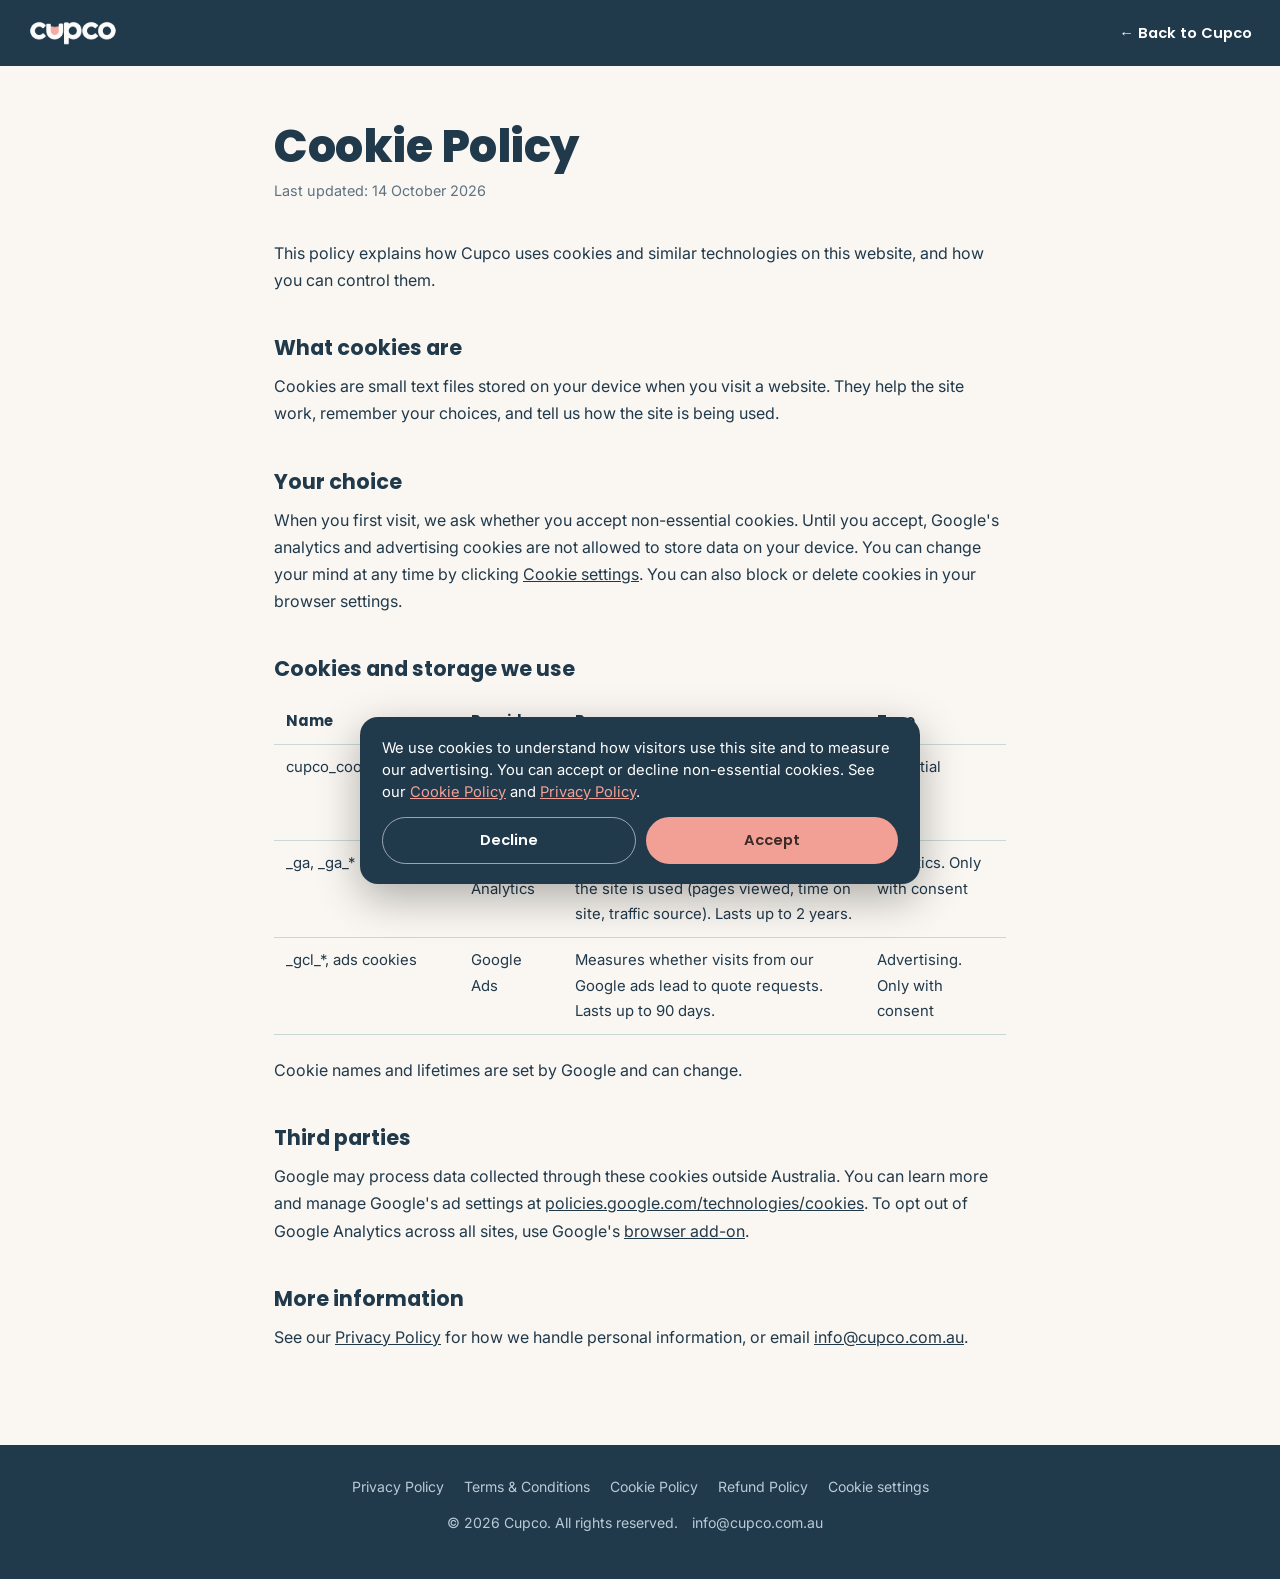
<file: cookies.html>
<!doctype html>
<html lang="en"><head><meta charset="utf-8"><meta name="viewport" content="width=device-width, initial-scale=1">
<title>Cookie Policy | Cupco</title>
<meta name="robots" content="noindex, nofollow">
<link href="https://fonts.googleapis.com/css2?family=Inter:wght@400;600&family=Poppins:wght@600;700;800&display=swap" rel="stylesheet">
<link rel="stylesheet" href="legal.css">
<script>window.dataLayer=window.dataLayer||[];function gtag(){dataLayer.push(arguments);}</script>
</head><body>
<header><a href="./"><img src="assets/logo-white.png" alt="Cupco"></a><a class="back" href="./">&larr; Back to Cupco</a></header>
<main>
<h1>Cookie Policy</h1>
<p class="updated">Last updated: 14 October 2026</p>

<p>This policy explains how Cupco uses cookies and similar technologies on this website, and how you can control them.</p>

<h2>What cookies are</h2>
<p>Cookies are small text files stored on your device when you visit a website. They help the site work, remember your choices, and tell us how the site is being used.</p>

<h2>Your choice</h2>
<p>When you first visit, we ask whether you accept non-essential cookies. Until you accept, Google's analytics and advertising cookies are not allowed to store data on your device. You can change your mind at any time by clicking <a href="#" data-cookie-settings>Cookie settings</a>. You can also block or delete cookies in your browser settings.</p>

<h2>Cookies and storage we use</h2>
<table>
<tr><th>Name</th><th>Provider</th><th>Purpose</th><th>Type</th></tr>
<tr><td>cupco_cookie_consent</td><td>Cupco</td><td>Remembers whether you accepted or declined cookies. Stored in your browser's local storage.</td><td>Essential</td></tr>
<tr><td>_ga, _ga_*</td><td>Google Analytics</td><td>Distinguishes visitors and records how the site is used (pages viewed, time on site, traffic source). Lasts up to 2 years.</td><td>Analytics. Only with consent</td></tr>
<tr><td>_gcl_*, ads cookies</td><td>Google Ads</td><td>Measures whether visits from our Google ads lead to quote requests. Lasts up to 90 days.</td><td>Advertising. Only with consent</td></tr>
</table>
<p>Cookie names and lifetimes are set by Google and can change.</p>

<h2>Third parties</h2>
<p>Google may process data collected through these cookies outside Australia. You can learn more and manage Google's ad settings at <a href="https://policies.google.com/technologies/cookies">policies.google.com/technologies/cookies</a>. To opt out of Google Analytics across all sites, use Google's <a href="https://tools.google.com/dlpage/gaoptout">browser add-on</a>.</p>

<h2>More information</h2>
<p>See our <a href="privacy.html">Privacy Policy</a> for how we handle personal information, or email <a href="mailto:info@cupco.com.au">info@cupco.com.au</a>.</p>
</main>
<footer>
<a href="privacy.html">Privacy Policy</a><a href="terms.html">Terms &amp; Conditions</a><a href="cookies.html">Cookie Policy</a><a href="refunds.html">Refund Policy</a><a href="#" data-cookie-settings>Cookie settings</a>
<p style="margin-top:12px">&copy; 2026 Cupco. All rights reserved. <a href="mailto:info@cupco.com.au">info@cupco.com.au</a></p>
</footer>
<script src="consent.js"></script>
</body></html>
</file>
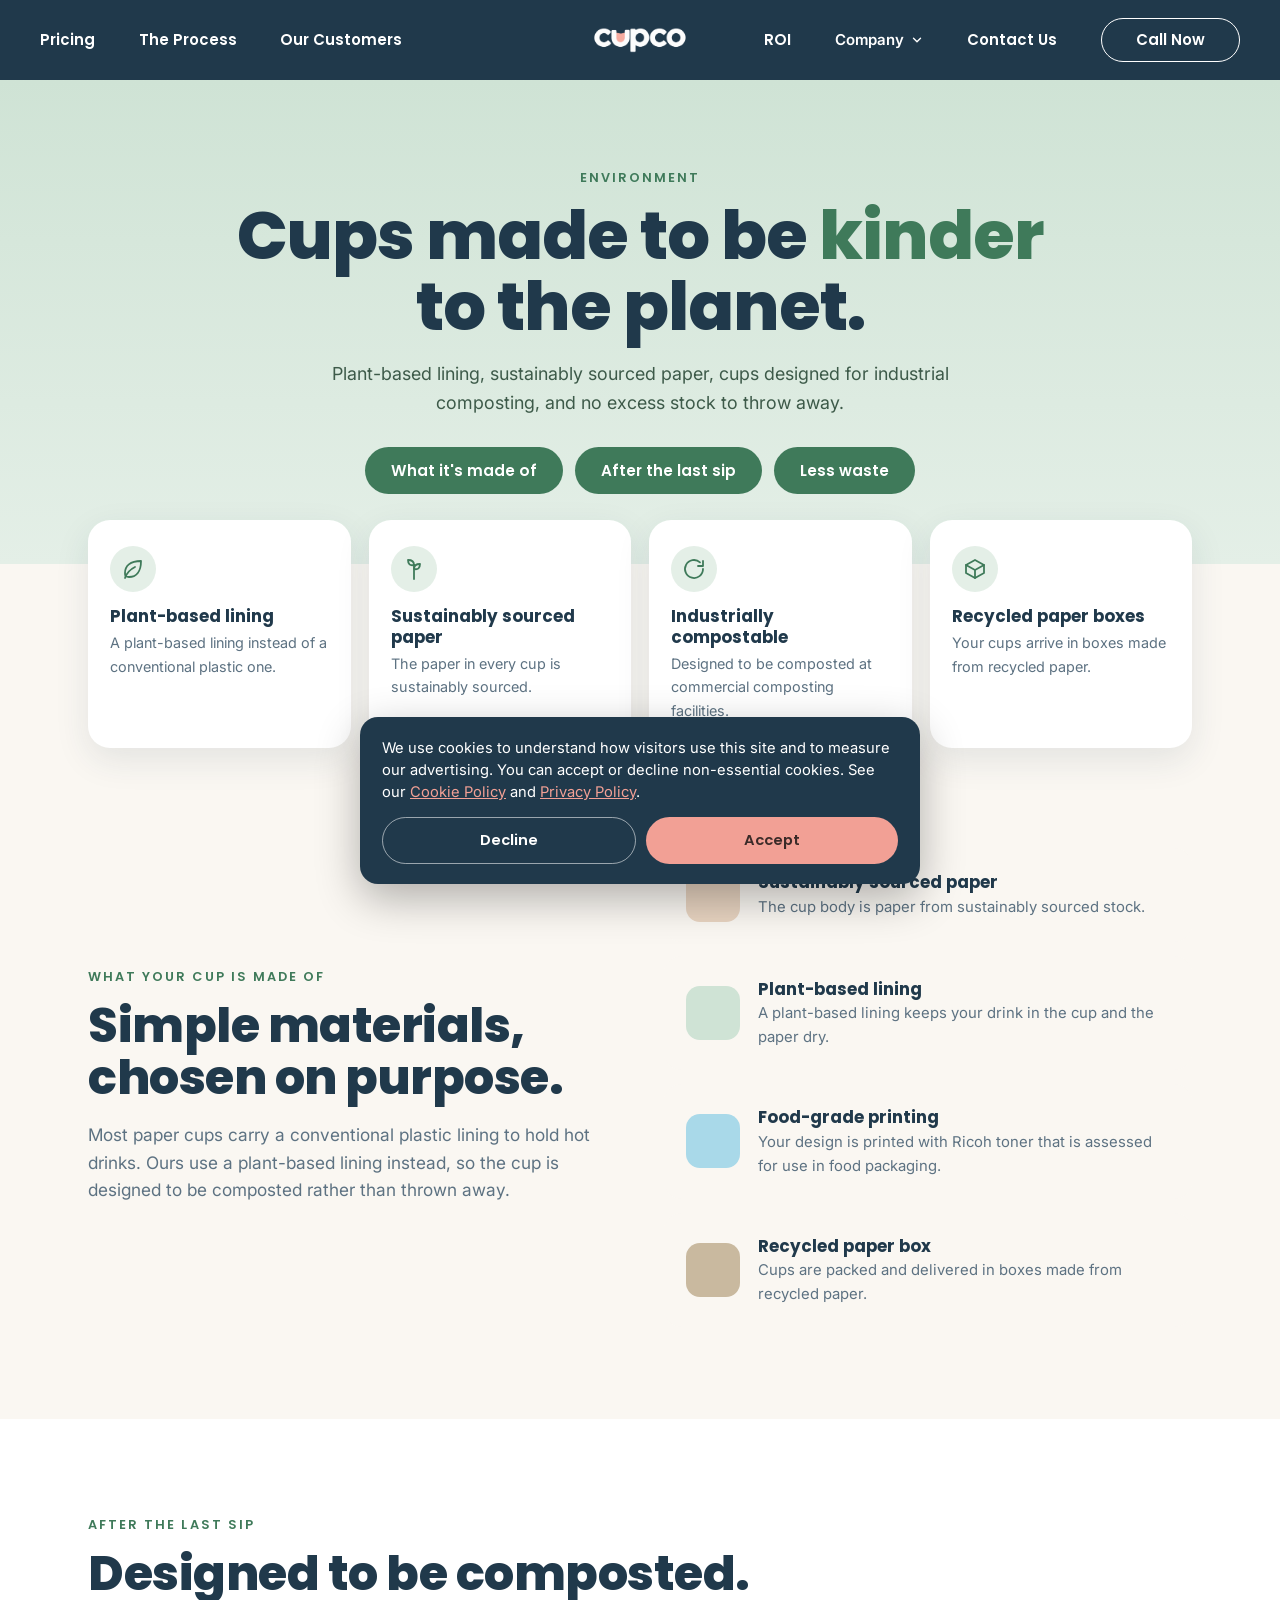
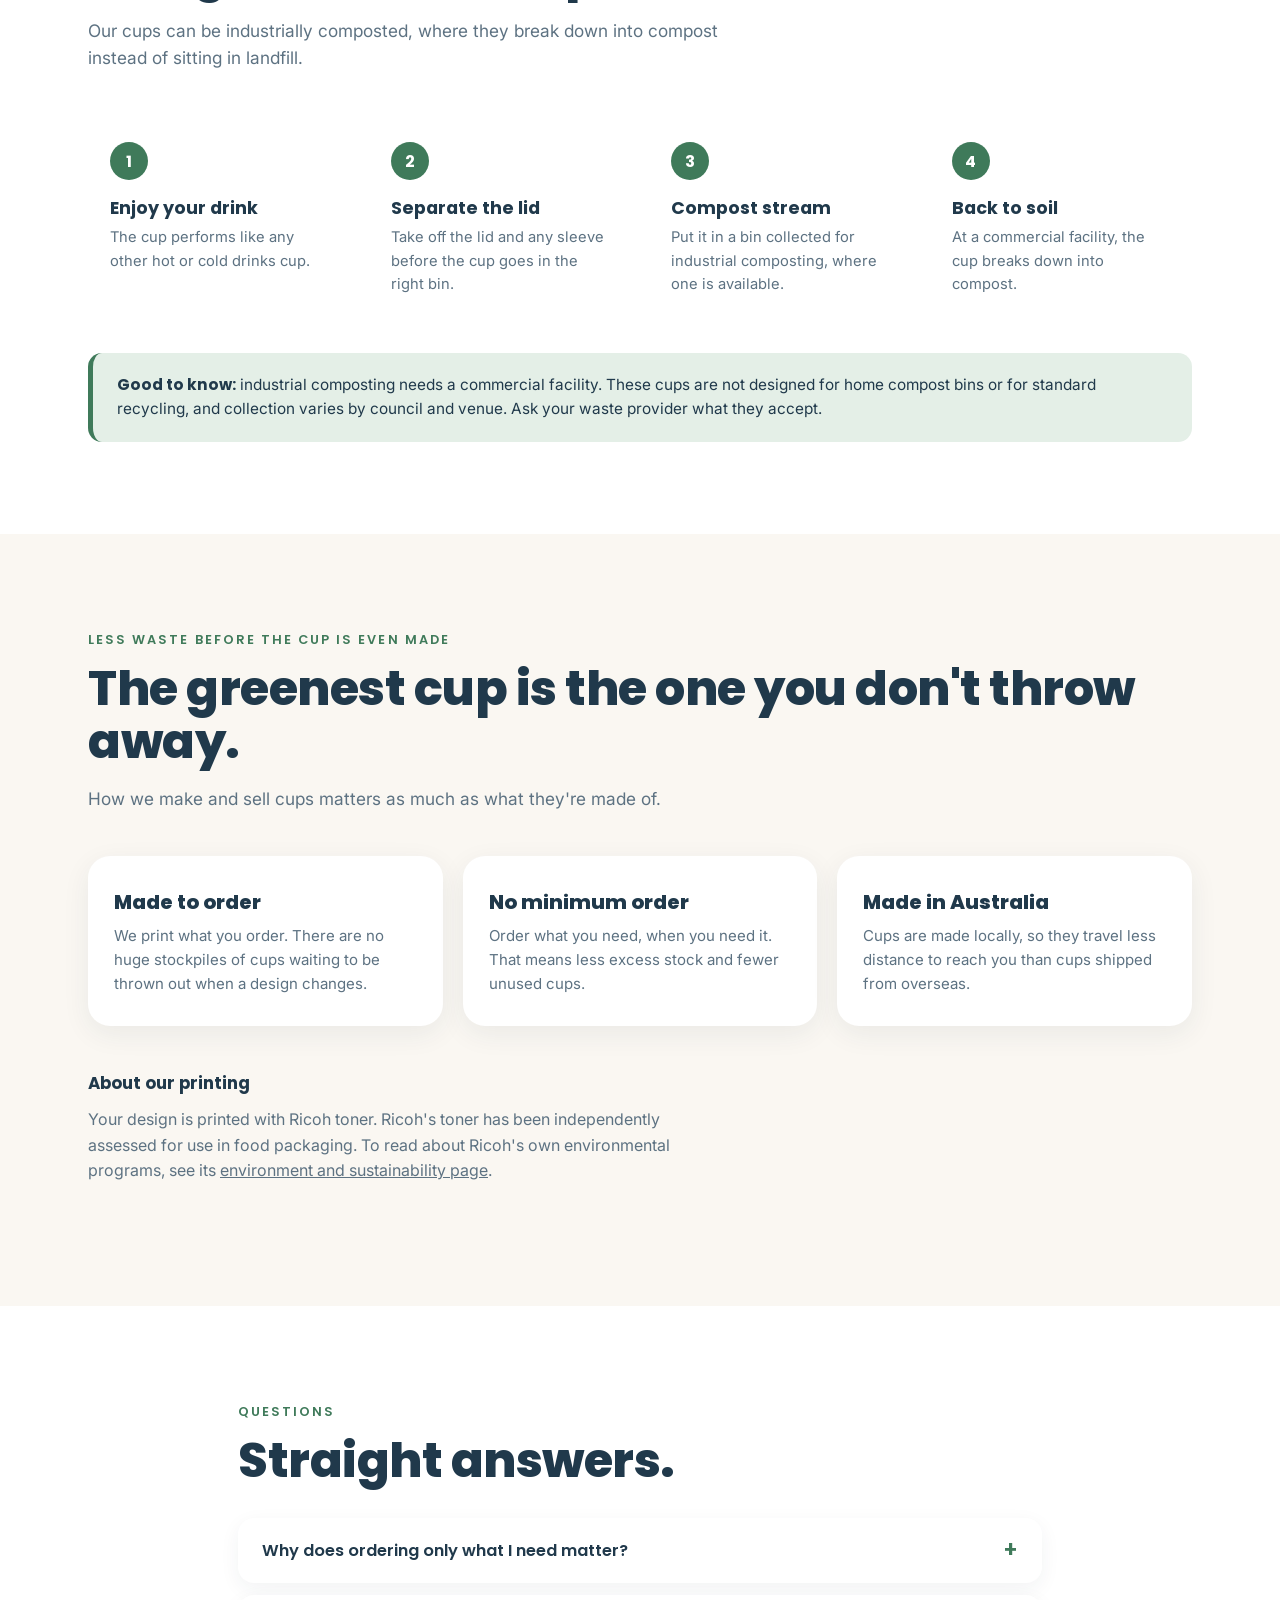
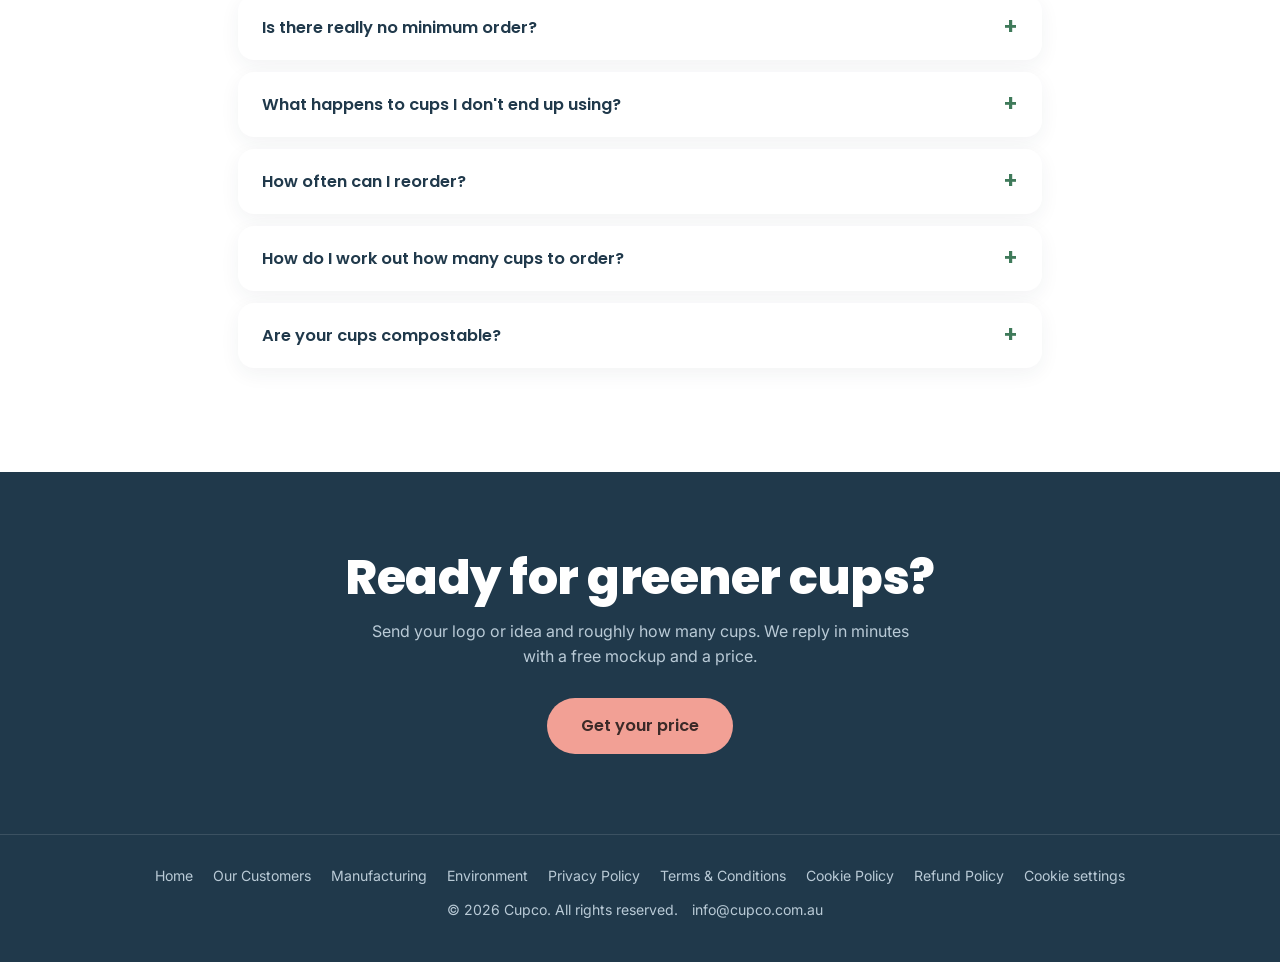
<file: environment.html>
<!doctype html>
<html lang="en"><head><meta charset="utf-8"><meta name="viewport" content="width=device-width, initial-scale=1">
<title>Environment | Cupco</title>
<meta name="description" content="Plant-based lined paper cups, sustainably sourced paper, industrial compostability and made-to-order printing in Australia. How Cupco cuts waste.">
<!-- TEMPORARY: staging. Remove this tag when LP.cupco.com.au goes live. -->
<meta name="robots" content="noindex, nofollow">
<link rel="preconnect" href="https://fonts.googleapis.com"><link rel="preconnect" href="https://fonts.gstatic.com" crossorigin>
<link href="https://fonts.googleapis.com/css2?family=Inter:wght@400;500;600&family=Poppins:wght@500;600;700;800&display=swap" rel="stylesheet">
<script async src="https://www.googletagmanager.com/gtag/js?id=G-Z2G205R46D"></script>
<script>
window.dataLayer=window.dataLayer||[];function gtag(){dataLayer.push(arguments);}
gtag('consent','default',{analytics_storage:'denied',ad_storage:'denied',ad_user_data:'denied',ad_personalization:'denied',wait_for_update:500});
gtag('js',new Date());gtag('config','G-Z2G205R46D');gtag('config','G-HHQ4EQKQFZ');
</script>
<style>
:root{--navy:#20394B;--powder:#A9D9E9;--coral:#F2A095;--ivory:#FAF7F2;--sand:#E8D4C1;--dusty:#8DAFB9;--muted:#5d7282;--radius:22px}
*{box-sizing:border-box;margin:0;padding:0}
html{scroll-behavior:smooth}
body{font-family:'Inter',system-ui,sans-serif;color:var(--navy);background:var(--ivory);line-height:1.6;-webkit-font-smoothing:antialiased}
h1,h2,h3,.btn,.nav a{font-family:'Poppins',system-ui,sans-serif}
a{color:inherit;text-decoration:none}img{max-width:100%;display:block}
.wrap{max-width:1160px;margin:0 auto;padding:0 28px}
.eyebrow{display:inline-block;font:600 .8rem 'Poppins',sans-serif;letter-spacing:.16em;text-transform:uppercase;color:var(--coral);margin-bottom:14px}
h2{font-weight:800;font-size:clamp(2rem,4vw,3rem);line-height:1.1;letter-spacing:-.5px}
.lead{color:var(--muted);font-size:1.08rem;max-width:660px;margin-top:16px}
.btn{display:inline-block;border-radius:999px;font-weight:600;font-size:1.02rem;padding:15px 34px;transition:transform .15s,background .15s}
.btn:hover{transform:translateY(-2px)}.btn-coral{background:var(--coral);color:#3b2a28}.btn-coral:hover{background:#f7b0a2}
.nav{background:var(--navy);color:#fff;display:grid;grid-template-columns:1fr auto 1fr;align-items:center;padding:18px 40px}
.nav-links,.nav-right{display:flex;align-items:center;gap:clamp(24px,3.4vw,52px);font-weight:600;font-size:15px;white-space:nowrap}.nav-links a:hover,.nav-links a.on{color:var(--coral)}
.logo{height:32px}.logo img{height:100%}
.nav-right{justify-self:end}.call{border:1.5px solid #fff;border-radius:999px;padding:9px 34px;font-weight:600;font-size:15px}.call:hover{background:#fff;color:var(--navy)}
.hero{background:var(--powder);padding:84px 0 70px;text-align:center}
.hero h1{font-weight:800;font-size:clamp(2.4rem,6vw,4.2rem);line-height:1.05;letter-spacing:-1px;max-width:820px;margin:0 auto}
.hero h1 em{font-style:normal;color:#e0786a}
.hero p{color:#35566b;font-size:1.12rem;max-width:620px;margin:18px auto 30px}
.jump{display:flex;gap:12px;justify-content:center;flex-wrap:wrap}
.jump a{background:var(--navy);color:#fff;border-radius:99px;padding:12px 26px;font:600 .95rem 'Poppins'}.jump a:hover{background:#2c4a60}
.seg{padding:92px 0;scroll-margin-top:0}.seg.alt{background:#fff}
.seg-head{margin-bottom:44px}
.seg-grid{display:grid;grid-template-columns:1.35fr 1fr;gap:48px;align-items:start}
.two{display:grid;grid-template-columns:1fr 1fr;gap:18px}
.box{border-radius:var(--radius);padding:26px}.before{background:#f1e9e4}.after{background:var(--powder)}
.alt .before{background:#f6efea}
.box h3{font-size:1.1rem;font-weight:700;margin-bottom:12px}
.box ul{list-style:none;font-size:.94rem}.box li{position:relative;padding:7px 0 7px 26px}
.x li::before,.ok li::before{position:absolute;left:0;top:7px;font-weight:800}
.x li::before{content:"×";color:#c25a4b}.ok li::before{content:"✓";color:var(--navy)}
.sub{font-size:1.05rem;font-weight:700;margin:30px 0 10px}
.chips{display:flex;flex-wrap:wrap;gap:10px}.chips span{background:var(--sand);border-radius:99px;padding:7px 16px;font-size:.88rem;font-weight:500}
.alt .chips span{background:var(--ivory)}
.setup{color:var(--muted);max-width:620px;margin-bottom:30px}
.gal{display:grid;grid-template-columns:1fr 1fr;gap:16px}
.gal figure{background:#fff;border-radius:18px;padding:16px 14px 12px;box-shadow:0 8px 28px rgba(32,57,75,.08);min-width:0}
.alt .gal figure{background:var(--ivory);box-shadow:none}
.gal figcaption{font:600 .85rem 'Poppins';margin-top:6px;text-align:center}
.quotes{display:grid;grid-template-columns:repeat(auto-fit,minmax(260px,1fr));gap:20px;margin-top:52px}
.q{background:#fff;border-radius:var(--radius);padding:26px;box-shadow:0 8px 28px rgba(32,57,75,.07)}
.alt .q{background:var(--ivory);box-shadow:none}
.stars{color:var(--coral);letter-spacing:3px;margin-bottom:10px}.q p{margin-top:14px;font-size:.88rem;color:var(--muted)}.q p b{color:var(--navy);font-family:'Poppins'}
.final{background:var(--navy);color:#fff;text-align:center;padding:80px 0}
.final h2{color:#fff}.final p{color:#b9cad6;max-width:540px;margin:14px auto 28px}
footer{background:var(--navy);color:#b9cad6;padding:30px 28px 40px;font-size:.88rem;text-align:center;border-top:1px solid rgba(255,255,255,.12)}
footer a{margin:0 10px;text-decoration:none}footer a:hover{color:#fff}
@media(max-width:1000px){.seg-grid{grid-template-columns:1fr}.seg-side{order:-1}.gal{max-width:520px}}
@media(max-width:900px){.nav{grid-template-columns:auto 1fr auto;padding:14px 20px;gap:12px}.nav-links,.nav-right .nl,.nav-right .dd{display:none}.nav-right{grid-column:3}.call{padding:8px 22px}}
@media(max-width:640px){.wrap{padding:0 20px}.seg{padding:64px 0}.two{grid-template-columns:1fr}.hero{padding:60px 0 52px}}
.steps{display:grid;grid-template-columns:repeat(4,1fr);gap:20px;margin-top:44px}
.step{background:var(--ivory);border-radius:var(--radius);padding:30px 24px}
.step b{display:grid;place-items:center;width:42px;height:42px;border-radius:50%;background:var(--coral);color:#3b2a28;font:800 1.1rem 'Poppins';margin-bottom:16px}
.step h3{font-size:1.2rem;font-weight:700;margin-bottom:6px}.step p{color:var(--muted);font-size:.94rem}
.split{display:grid;grid-template-columns:1fr 1fr;gap:48px;align-items:center}
.pts{list-style:none;margin-top:22px}.pts li{position:relative;padding:10px 0 10px 32px;border-top:1px solid rgba(141,175,185,.35)}
.pts li::before{content:"✓";position:absolute;left:0;top:10px;font-weight:800;color:#e0786a}
.pts b{font-family:'Poppins'}
.cards3{display:grid;grid-template-columns:repeat(3,1fr);gap:20px;margin-top:40px}
.card{background:#fff;border-radius:var(--radius);padding:30px 26px;box-shadow:0 8px 28px rgba(32,57,75,.07)}
.card h3{font-size:2rem;font-weight:800}.card .muted,.muted{color:var(--muted)}
.card p{margin-top:6px;font-size:.94rem}
.facts{width:100%;border-collapse:collapse;margin-top:32px;background:var(--ivory);border-radius:var(--radius);overflow:hidden}
.facts th,.facts td{text-align:left;padding:16px 22px;border-bottom:1px solid rgba(141,175,185,.35);vertical-align:top}
.facts th{font:600 .95rem 'Poppins';width:34%}.facts tr:last-child th,.facts tr:last-child td{border-bottom:0}
.gal2{display:grid;grid-template-columns:repeat(3,1fr);gap:16px}
.gal2 figure{background:var(--ivory);border-radius:18px;padding:16px 14px 12px}
.gal2 figcaption{font:600 .85rem 'Poppins';margin-top:6px;text-align:center}
@media(max-width:1000px){.steps{grid-template-columns:1fr 1fr}.split{grid-template-columns:1fr}.cards3{grid-template-columns:1fr}}
@media(max-width:640px){.steps{grid-template-columns:1fr}.gal2{grid-template-columns:1fr 1fr}.facts th,.facts td{display:block;width:100%;padding:10px 18px}.facts th{border-bottom:0;padding-bottom:0}}

:root{--green:#3f7a5a;--sage:#e4efe7;--sage2:#cfe3d5}
.hero.green{background:linear-gradient(180deg,var(--sage2),var(--sage))}
.hero.green h1 em{color:var(--green)}.hero.green p{color:#3d5a49}
.hero.green .jump a{background:var(--green)}.hero.green .jump a:hover{background:#346a4d}
.green-eye{color:var(--green)!important}
.keys{display:grid;grid-template-columns:repeat(4,1fr);gap:18px;margin-top:-44px;position:relative}
.key{background:#fff;border-radius:var(--radius);padding:26px 22px;box-shadow:0 12px 34px rgba(32,57,75,.1)}
.key i{display:grid;place-items:center;width:46px;height:46px;border-radius:50%;background:var(--sage);margin-bottom:14px}
.key svg{width:24px;height:24px;stroke:var(--green);fill:none;stroke-width:1.8;stroke-linecap:round;stroke-linejoin:round}
.key h3{font-size:1.05rem;font-weight:700;line-height:1.25;margin-bottom:4px}.key p{font-size:.9rem;color:var(--muted)}
.layers{display:grid;gap:14px;margin-top:8px}
.layer{display:grid;grid-template-columns:54px 1fr;gap:18px;align-items:center;background:var(--ivory);border-radius:18px;padding:20px 22px}
.layer .sw{width:54px;height:54px;border-radius:14px}
.layer h3{font-size:1.05rem;font-weight:700}.layer p{font-size:.93rem;color:var(--muted)}
.path{display:grid;grid-template-columns:repeat(4,1fr);gap:18px;margin-top:40px;counter-reset:p}
.pstep{background:#fff;border-radius:var(--radius);padding:26px 22px;position:relative}
.pstep b{display:grid;place-items:center;width:38px;height:38px;border-radius:50%;background:var(--green);color:#fff;font:700 1rem 'Poppins';margin-bottom:14px}
.pstep h3{font-size:1.1rem;font-weight:700;margin-bottom:4px}.pstep p{font-size:.92rem;color:var(--muted)}
.note{background:var(--sage);border-left:5px solid var(--green);border-radius:14px;padding:20px 24px;margin-top:30px;font-size:.96rem}
.note b{font-family:'Poppins'}
.faq details{background:#fff;border-radius:16px;padding:0 24px;margin-bottom:12px;box-shadow:0 6px 20px rgba(32,57,75,.06)}
.faq summary{cursor:pointer;padding:20px 0;font:600 1.02rem 'Poppins';list-style:none;display:flex;justify-content:space-between;gap:16px}
.faq summary::-webkit-details-marker{display:none}.faq summary::after{content:"+";color:var(--green);font-size:1.4rem;line-height:1}
.faq details[open] summary::after{content:"–"}.faq details p{padding:0 0 20px;color:var(--muted)}
.btn-green{background:var(--green);color:#fff}.btn-green:hover{background:#346a4d}
@media(max-width:1000px){.keys{grid-template-columns:1fr 1fr}.path{grid-template-columns:1fr 1fr}}
@media(max-width:640px){.keys,.path{grid-template-columns:1fr}.keys{margin-top:-30px}.layer{grid-template-columns:44px 1fr}.layer .sw{width:44px;height:44px}}

@media(min-width:901px) and (max-width:1180px){.nav{padding-left:24px;padding-right:24px}.nav-links,.nav-right{gap:18px;font-size:14px}.call{padding:9px 20px;font-size:14px}}
.dd{position:relative}
.dd-btn{background:none;border:0;color:inherit;font:inherit;font-weight:600;cursor:pointer;display:flex;align-items:center;gap:6px;padding:6px 0}
.dd-btn svg{transition:transform .15s}.dd.open .dd-btn svg,.dd:hover .dd-btn svg{transform:rotate(180deg)}
.dd-menu{display:none;position:absolute;top:calc(100% + 14px);left:50%;transform:translateX(-50%);min-width:200px;background:#fff;border-radius:14px;box-shadow:0 14px 40px rgba(32,57,75,.22);padding:8px;z-index:30}
.dd-menu::before{content:"";position:absolute;left:0;right:0;top:-16px;height:16px}
.dd:hover .dd-menu,.dd:focus-within .dd-menu,.dd.open .dd-menu{display:block}
.dd-menu a{display:block;padding:11px 16px;border-radius:10px;color:#20394B!important;font-weight:600;font-size:.95rem;opacity:1!important}
.dd-menu a:hover{background:#A9D9E9}
</style>
</head><body>
<nav class="nav">
  <div class="nav-links"><a href="index.html#pricing">Pricing</a><a href="index.html#process">The Process</a><a href="our-customers.html">Our Customers</a></div>
  <a class="logo" href="index.html" aria-label="Cupco"><img src="assets/logo-white.png" alt="Cupco"></a>
  <div class="nav-right"><a class="nl" href="index.html#roi">ROI</a><div class="dd"><button type="button" class="dd-btn" aria-expanded="false" aria-haspopup="true">Company <svg viewBox="0 0 24 24" width="14" height="14" aria-hidden="true"><path d="m6 9 6 6 6-6" fill="none" stroke="currentColor" stroke-width="2.4" stroke-linecap="round" stroke-linejoin="round"/></svg></button><div class="dd-menu"><a href="manufacturing.html">Manufacturing</a><a href="environment.html">Environment</a></div></div><a class="nl" href="index.html#contact">Contact Us</a><a class="call" href="tel:+61416888639">Call Now</a></div>
</nav>

<header class="hero green"><div class="wrap">
  <span class="eyebrow green-eye">Environment</span>
  <h1>Cups made to be <em>kinder</em> to the planet.</h1>
  <p>Plant-based lining, sustainably sourced paper, cups designed for industrial composting, and no excess stock to throw away.</p>
  <div class="jump"><a href="#made">What it's made of</a><a href="#end">After the last sip</a><a href="#waste">Less waste</a></div>
</div></header>

<div class="wrap"><div class="keys">
  <div class="key"><i><svg viewBox="0 0 24 24"><path d="M20 4C9 4 4 9 4 16c0 2 .5 3 .5 3S6 20 8 20c7 0 12-5 12-16z"/><path d="M4 21c2-6 6-9 10-11"/></svg></i><h3>Plant-based lining</h3><p>A plant-based lining instead of a conventional plastic one.</p></div>
  <div class="key"><i><svg viewBox="0 0 24 24"><path d="M12 22V8"/><path d="M12 8c0-3-2-5-6-5 0 4 2 6 6 5zM12 12c0-3 2-5 6-5 0 4-2 6-6 5z"/></svg></i><h3>Sustainably sourced paper</h3><p>The paper in every cup is sustainably sourced.</p></div>
  <div class="key"><i><svg viewBox="0 0 24 24"><path d="M21 12a9 9 0 1 1-3-6.7"/><path d="M21 4v5h-5"/></svg></i><h3>Industrially compostable</h3><p>Designed to be composted at commercial composting facilities.</p></div>
  <div class="key"><i><svg viewBox="0 0 24 24"><path d="M21 8 12 3 3 8v8l9 5 9-5z"/><path d="m3 8 9 5 9-5M12 13v8"/></svg></i><h3>Recycled paper boxes</h3><p>Your cups arrive in boxes made from recycled paper.</p></div>
</div></div>

<section id="made" class="seg"><div class="wrap split">
  <div>
    <span class="eyebrow green-eye">What your cup is made of</span>
    <h2>Simple materials, chosen on purpose.</h2>
    <p class="lead">Most paper cups carry a conventional plastic lining to hold hot drinks. Ours use a plant-based lining instead, so the cup is designed to be composted rather than thrown away.</p>
  </div>
  <div class="layers">
    <div class="layer"><div class="sw" style="background:#E8D4C1"></div><div><h3>Sustainably sourced paper</h3><p>The cup body is paper from sustainably sourced stock.</p></div></div>
    <div class="layer"><div class="sw" style="background:#cfe3d5"></div><div><h3>Plant-based lining</h3><p>A plant-based lining keeps your drink in the cup and the paper dry.</p></div></div>
    <div class="layer"><div class="sw" style="background:#A9D9E9"></div><div><h3>Food-grade printing</h3><p>Your design is printed with Ricoh toner that is assessed for use in food packaging.</p></div></div>
    <div class="layer"><div class="sw" style="background:#c9b99f"></div><div><h3>Recycled paper box</h3><p>Cups are packed and delivered in boxes made from recycled paper.</p></div></div>
  </div>
</div></section>

<section id="end" class="seg alt"><div class="wrap">
  <div class="seg-head"><span class="eyebrow green-eye">After the last sip</span><h2>Designed to be composted.</h2>
  <p class="lead">Our cups can be industrially composted, where they break down into compost instead of sitting in landfill.</p></div>
  <div class="path">
    <div class="pstep"><b>1</b><h3>Enjoy your drink</h3><p>The cup performs like any other hot or cold drinks cup.</p></div>
    <div class="pstep"><b>2</b><h3>Separate the lid</h3><p>Take off the lid and any sleeve before the cup goes in the right bin.</p></div>
    <div class="pstep"><b>3</b><h3>Compost stream</h3><p>Put it in a bin collected for industrial composting, where one is available.</p></div>
    <div class="pstep"><b>4</b><h3>Back to soil</h3><p>At a commercial facility, the cup breaks down into compost.</p></div>
  </div>
  <div class="note"><b>Good to know:</b> industrial composting needs a commercial facility. These cups are not designed for home compost bins or for standard recycling, and collection varies by council and venue. Ask your waste provider what they accept.</div>
</div></section>

<section id="waste" class="seg"><div class="wrap">
  <div class="seg-head"><span class="eyebrow green-eye">Less waste before the cup is even made</span><h2>The greenest cup is the one you don't throw away.</h2>
  <p class="lead">How we make and sell cups matters as much as what they're made of.</p></div>
  <div class="cards3">
    <div class="card"><h3 style="font-size:1.25rem">Made to order</h3><p class="muted">We print what you order. There are no huge stockpiles of cups waiting to be thrown out when a design changes.</p></div>
    <div class="card"><h3 style="font-size:1.25rem">No minimum order</h3><p class="muted">Order what you need, when you need it. That means less excess stock and fewer unused cups.</p></div>
    <div class="card"><h3 style="font-size:1.25rem">Made in Australia</h3><p class="muted">Cups are made locally, so they travel less distance to reach you than cups shipped from overseas.</p></div>
  </div>
  <h3 class="sub" style="margin-top:44px">About our printing</h3>
  <p class="setup" style="margin-top:6px">Your design is printed with Ricoh toner. Ricoh's toner has been independently assessed for use in food packaging. To read about Ricoh's own environmental programs, see its <a href="https://www.ricoh.com.au/about-ricoh/the-ricoh-way/environment-and-sustainability" target="_blank" rel="noopener" style="text-decoration:underline">environment and sustainability page</a>.</p>
</div></section>

<section class="seg alt"><div class="wrap" style="max-width:860px">
  <div class="seg-head" style="margin-bottom:30px"><span class="eyebrow green-eye">Questions</span><h2>Straight answers.</h2></div>
  <div class="faq">
    <details><summary>Why does ordering only what I need matter?</summary><p>Every cup that sits unused in a storeroom is a cup that may end up in the bin. When you order what you'll actually use, fewer cups are made, stored and thrown away. It also keeps cash out of stock and your storeroom clear.</p></details>
    <details><summary>Is there really no minimum order?</summary><p>Yes. There's no minimum order, so you can order from just one box and buy only what your café, event or celebration needs.</p></details>
    <details><summary>What happens to cups I don't end up using?</summary><p>Printed cups can't go to another customer, so leftover stock is often wasted when you rebrand, change a design or an event ends. That's why we recommend ordering little and often rather than a big batch you might not finish.</p></details>
    <details><summary>How often can I reorder?</summary><p>As often as you need to. Your cups are made to order and ready in 10 days from mockup approval, so you can reorder when you're running low instead of stocking up months ahead.</p></details>
    <details><summary>How do I work out how many cups to order?</summary><p>Tell us roughly how many drinks you serve in a week, or how many guests are coming, and we'll help you pick a sensible quantity. If you run short, you can top up with another order.</p></details>
    <details><summary>Are your cups compostable?</summary><p>Our cups are designed for industrial composting. At a commercial composting facility they break down into compost instead of sitting in landfill. They aren't designed for home compost bins or standard recycling, so ask your waste provider about a compost collection.</p></details>
  </div>
</div></section>

<section class="final"><div class="wrap">
  <h2>Ready for greener cups?</h2>
  <p>Send your logo or idea and roughly how many cups. We reply in minutes with a free mockup and a price.</p>
  <a class="btn btn-coral" href="index.html#contact">Get your price</a>
</div></section>

<footer>
<a href="index.html">Home</a><a href="our-customers.html">Our Customers</a><a href="manufacturing.html">Manufacturing</a><a href="environment.html">Environment</a><a href="privacy.html">Privacy Policy</a><a href="terms.html">Terms &amp; Conditions</a><a href="cookies.html">Cookie Policy</a><a href="refunds.html">Refund Policy</a><a href="#" data-cookie-settings>Cookie settings</a>
<p style="margin-top:12px">&copy; 2026 Cupco. All rights reserved. <a href="mailto:info@cupco.com.au">info@cupco.com.au</a></p>
</footer>
<script src="consent.js"></script>
<script>
(function(){var d=document.querySelector('.dd');if(!d)return;var b=d.querySelector('.dd-btn');
function set(o){d.classList.toggle('open',o);b.setAttribute('aria-expanded',o?'true':'false');}
b.addEventListener('click',function(e){e.stopPropagation();set(!d.classList.contains('open'));});
document.addEventListener('click',function(e){if(!d.contains(e.target))set(false);});
document.addEventListener('keydown',function(e){if(e.key==='Escape')set(false);});})();
</script>
</body></html>
</file>
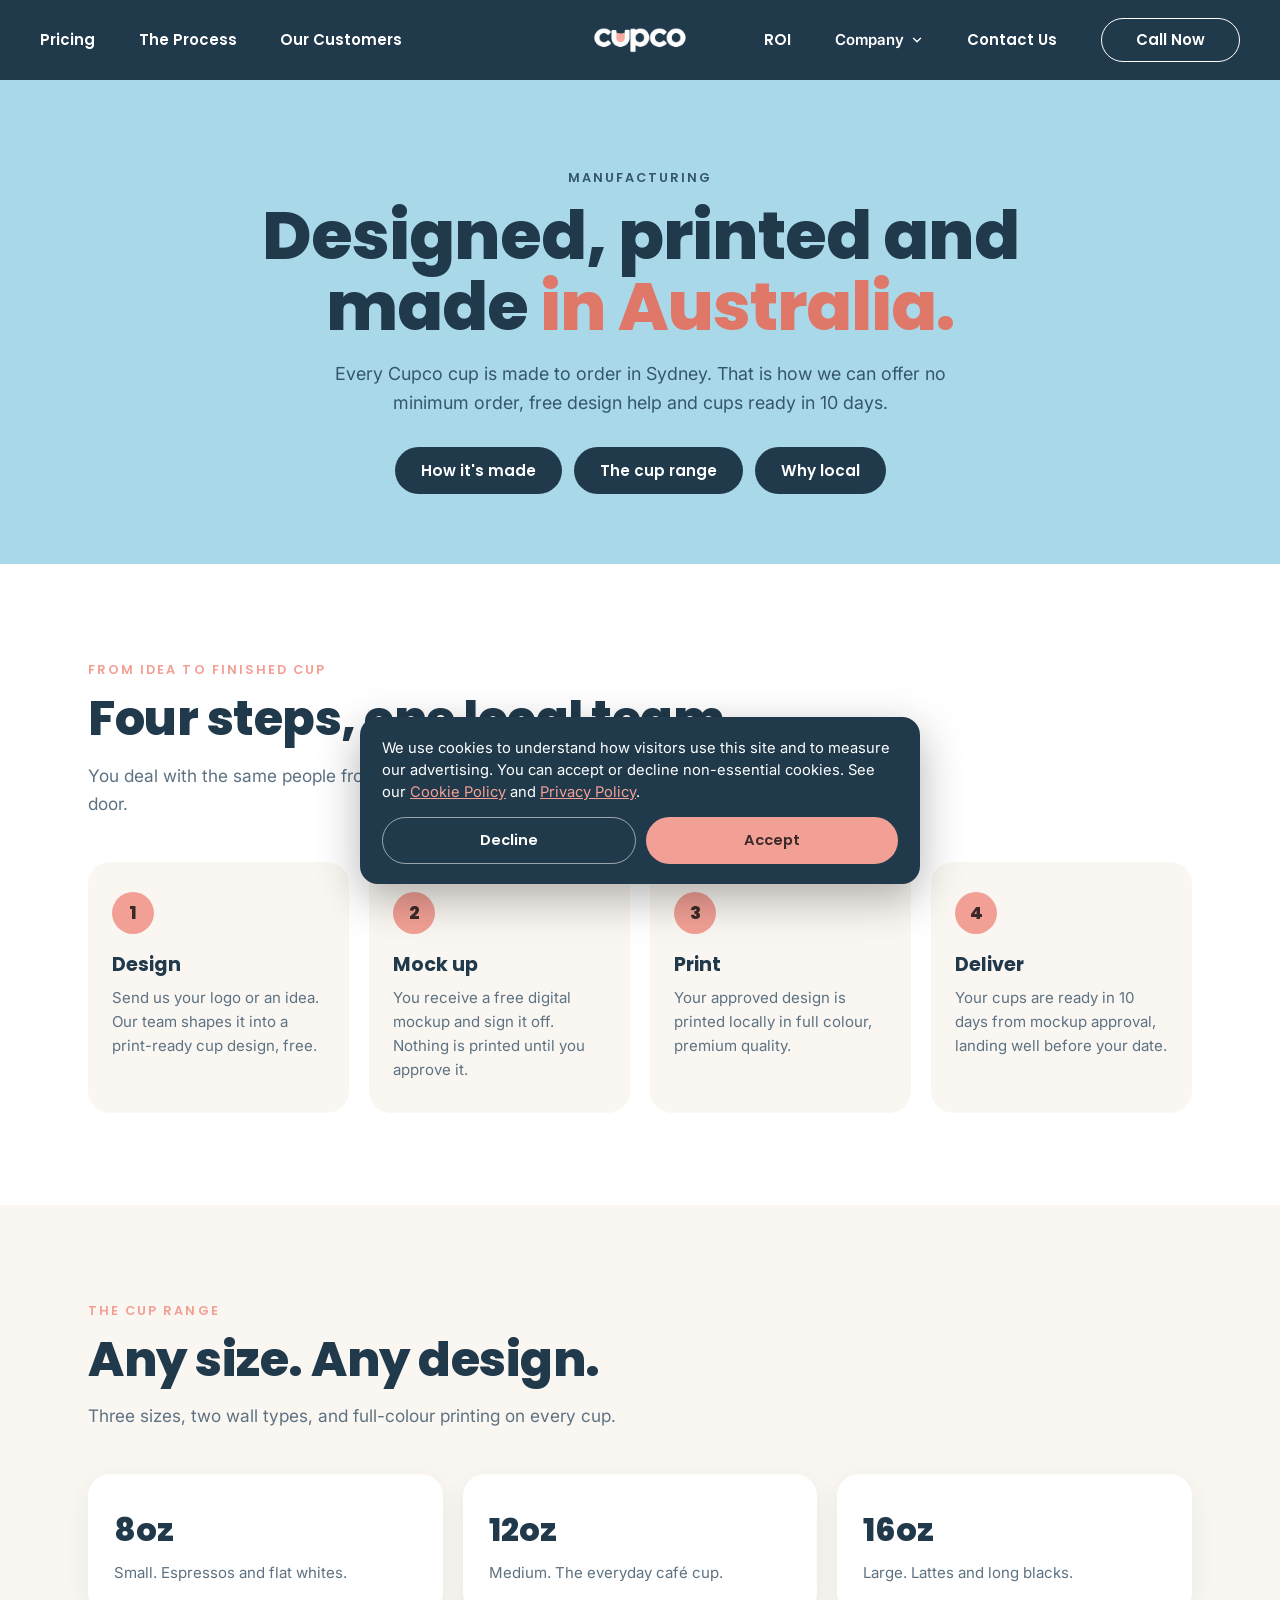
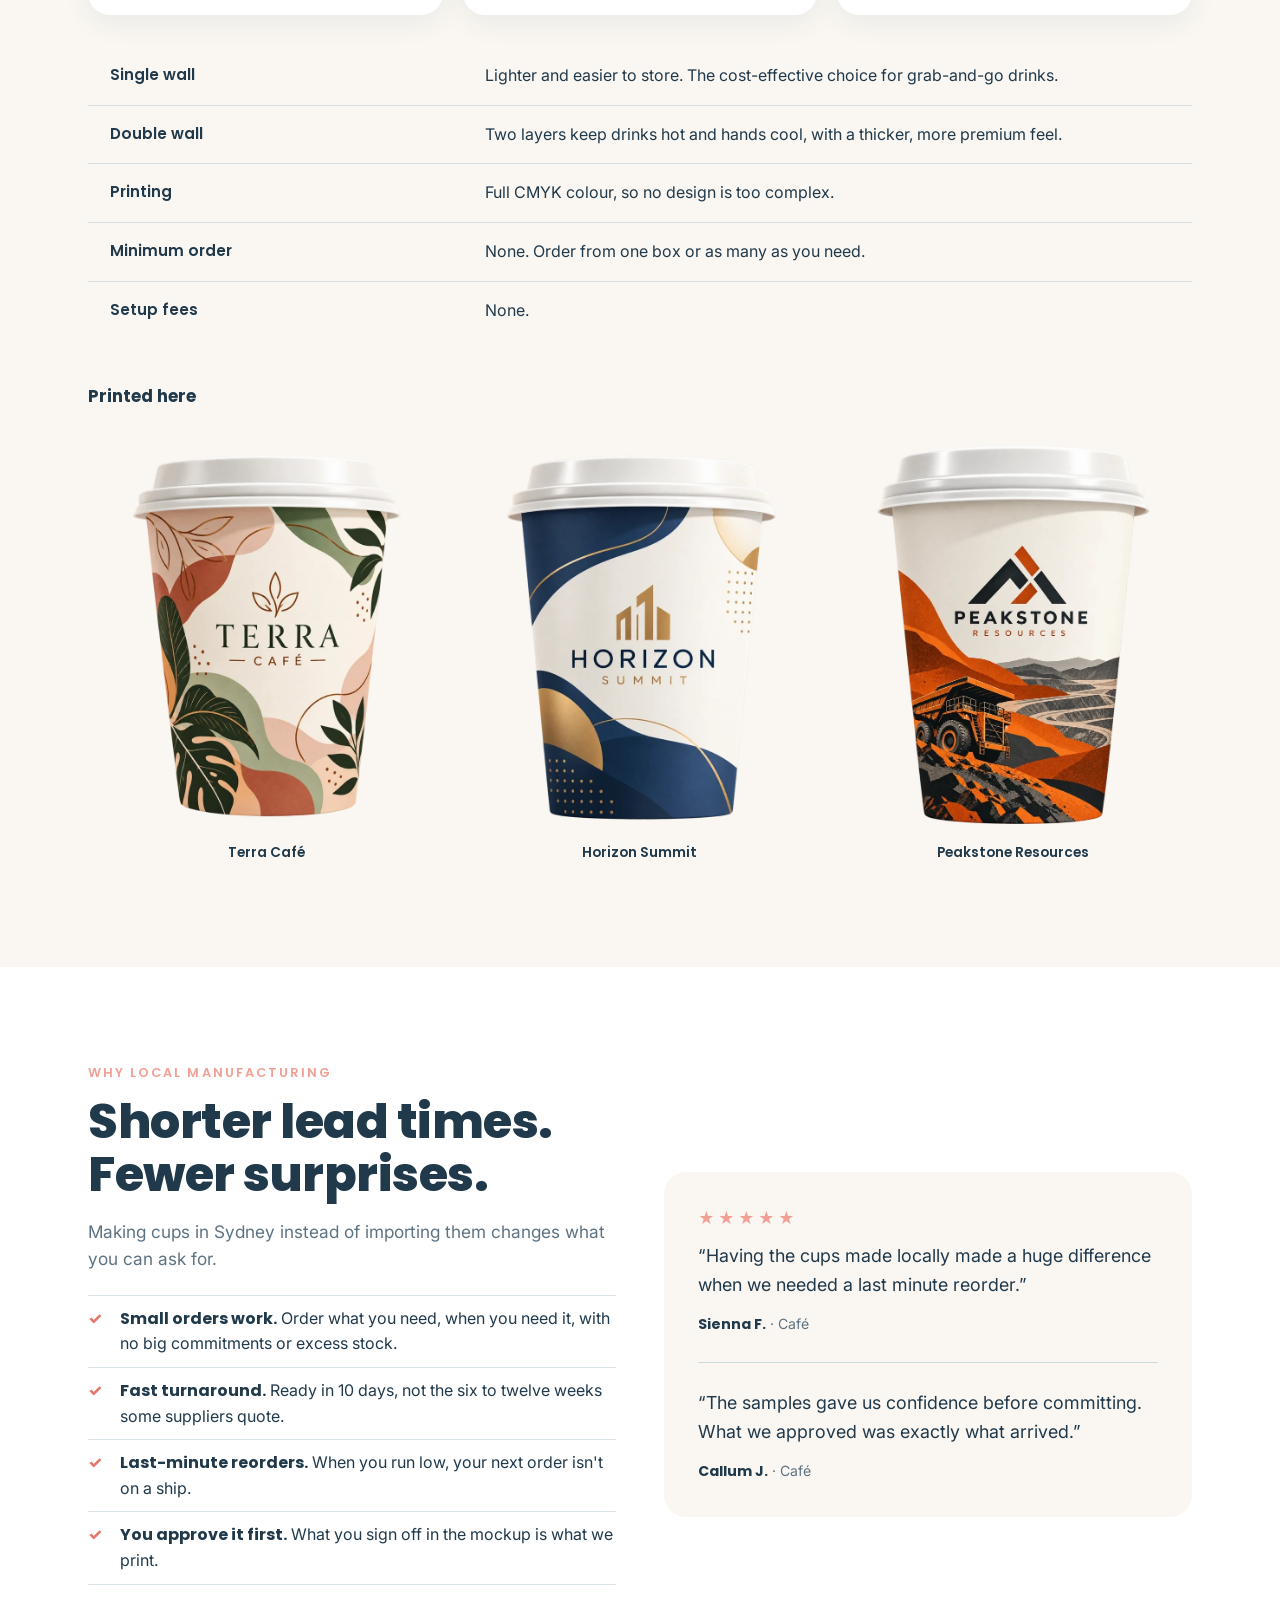
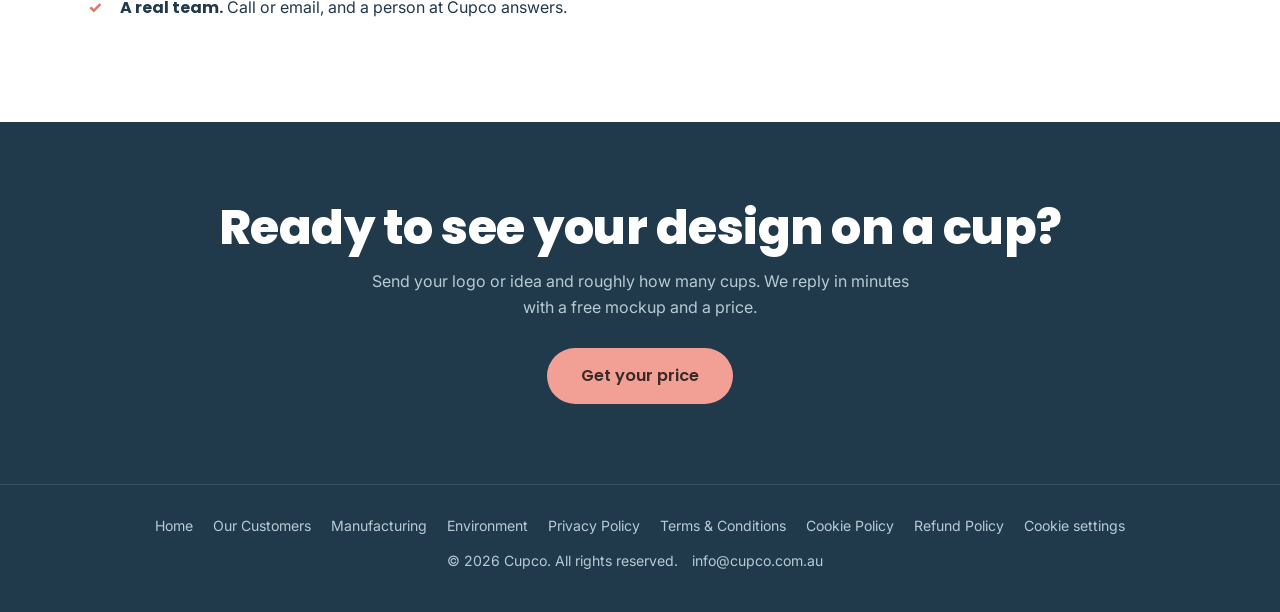
<file: manufacturing.html>
<!doctype html>
<html lang="en"><head><meta charset="utf-8"><meta name="viewport" content="width=device-width, initial-scale=1">
<title>Manufacturing | Cupco</title>
<meta name="description" content="How Cupco designs, prints and makes custom paper cups in Australia, from artwork and mockup to finished cups ready in 10 days.">
<!-- TEMPORARY: staging. Remove this tag when LP.cupco.com.au goes live. -->
<meta name="robots" content="noindex, nofollow">
<link rel="preconnect" href="https://fonts.googleapis.com"><link rel="preconnect" href="https://fonts.gstatic.com" crossorigin>
<link href="https://fonts.googleapis.com/css2?family=Inter:wght@400;500;600&family=Poppins:wght@500;600;700;800&display=swap" rel="stylesheet">
<script async src="https://www.googletagmanager.com/gtag/js?id=G-Z2G205R46D"></script>
<script>
window.dataLayer=window.dataLayer||[];function gtag(){dataLayer.push(arguments);}
gtag('consent','default',{analytics_storage:'denied',ad_storage:'denied',ad_user_data:'denied',ad_personalization:'denied',wait_for_update:500});
gtag('js',new Date());gtag('config','G-Z2G205R46D');gtag('config','G-HHQ4EQKQFZ');
</script>
<style>
:root{--navy:#20394B;--powder:#A9D9E9;--coral:#F2A095;--ivory:#FAF7F2;--sand:#E8D4C1;--dusty:#8DAFB9;--muted:#5d7282;--radius:22px}
*{box-sizing:border-box;margin:0;padding:0}
html{scroll-behavior:smooth}
body{font-family:'Inter',system-ui,sans-serif;color:var(--navy);background:var(--ivory);line-height:1.6;-webkit-font-smoothing:antialiased}
h1,h2,h3,.btn,.nav a{font-family:'Poppins',system-ui,sans-serif}
a{color:inherit;text-decoration:none}img{max-width:100%;display:block}
.wrap{max-width:1160px;margin:0 auto;padding:0 28px}
.eyebrow{display:inline-block;font:600 .8rem 'Poppins',sans-serif;letter-spacing:.16em;text-transform:uppercase;color:var(--coral);margin-bottom:14px}
h2{font-weight:800;font-size:clamp(2rem,4vw,3rem);line-height:1.1;letter-spacing:-.5px}
.lead{color:var(--muted);font-size:1.08rem;max-width:660px;margin-top:16px}
.btn{display:inline-block;border-radius:999px;font-weight:600;font-size:1.02rem;padding:15px 34px;transition:transform .15s,background .15s}
.btn:hover{transform:translateY(-2px)}.btn-coral{background:var(--coral);color:#3b2a28}.btn-coral:hover{background:#f7b0a2}
.nav{background:var(--navy);color:#fff;display:grid;grid-template-columns:1fr auto 1fr;align-items:center;padding:18px 40px}
.nav-links,.nav-right{display:flex;align-items:center;gap:clamp(24px,3.4vw,52px);font-weight:600;font-size:15px;white-space:nowrap}.nav-links a:hover,.nav-links a.on{color:var(--coral)}
.logo{height:32px}.logo img{height:100%}
.nav-right{justify-self:end}.call{border:1.5px solid #fff;border-radius:999px;padding:9px 34px;font-weight:600;font-size:15px}.call:hover{background:#fff;color:var(--navy)}
.hero{background:var(--powder);padding:84px 0 70px;text-align:center}
.hero h1{font-weight:800;font-size:clamp(2.4rem,6vw,4.2rem);line-height:1.05;letter-spacing:-1px;max-width:820px;margin:0 auto}
.hero h1 em{font-style:normal;color:#e0786a}
.hero p{color:#35566b;font-size:1.12rem;max-width:620px;margin:18px auto 30px}
.jump{display:flex;gap:12px;justify-content:center;flex-wrap:wrap}
.jump a{background:var(--navy);color:#fff;border-radius:99px;padding:12px 26px;font:600 .95rem 'Poppins'}.jump a:hover{background:#2c4a60}
.seg{padding:92px 0;scroll-margin-top:0}.seg.alt{background:#fff}
.seg-head{margin-bottom:44px}
.seg-grid{display:grid;grid-template-columns:1.35fr 1fr;gap:48px;align-items:start}
.two{display:grid;grid-template-columns:1fr 1fr;gap:18px}
.box{border-radius:var(--radius);padding:26px}.before{background:#f1e9e4}.after{background:var(--powder)}
.alt .before{background:#f6efea}
.box h3{font-size:1.1rem;font-weight:700;margin-bottom:12px}
.box ul{list-style:none;font-size:.94rem}.box li{position:relative;padding:7px 0 7px 26px}
.x li::before,.ok li::before{position:absolute;left:0;top:7px;font-weight:800}
.x li::before{content:"×";color:#c25a4b}.ok li::before{content:"✓";color:var(--navy)}
.sub{font-size:1.05rem;font-weight:700;margin:30px 0 10px}
.chips{display:flex;flex-wrap:wrap;gap:10px}.chips span{background:var(--sand);border-radius:99px;padding:7px 16px;font-size:.88rem;font-weight:500}
.alt .chips span{background:var(--ivory)}
.setup{color:var(--muted);max-width:620px;margin-bottom:30px}
.gal{display:grid;grid-template-columns:1fr 1fr;gap:16px}
.gal figure{background:#fff;border-radius:18px;padding:16px 14px 12px;box-shadow:0 8px 28px rgba(32,57,75,.08);min-width:0}
.alt .gal figure{background:var(--ivory);box-shadow:none}
.gal figcaption{font:600 .85rem 'Poppins';margin-top:6px;text-align:center}
.quotes{display:grid;grid-template-columns:repeat(auto-fit,minmax(260px,1fr));gap:20px;margin-top:52px}
.q{background:#fff;border-radius:var(--radius);padding:26px;box-shadow:0 8px 28px rgba(32,57,75,.07)}
.alt .q{background:var(--ivory);box-shadow:none}
.stars{color:var(--coral);letter-spacing:3px;margin-bottom:10px}.q p{margin-top:14px;font-size:.88rem;color:var(--muted)}.q p b{color:var(--navy);font-family:'Poppins'}
.final{background:var(--navy);color:#fff;text-align:center;padding:80px 0}
.final h2{color:#fff}.final p{color:#b9cad6;max-width:540px;margin:14px auto 28px}
footer{background:var(--navy);color:#b9cad6;padding:30px 28px 40px;font-size:.88rem;text-align:center;border-top:1px solid rgba(255,255,255,.12)}
footer a{margin:0 10px;text-decoration:none}footer a:hover{color:#fff}
@media(max-width:1000px){.seg-grid{grid-template-columns:1fr}.seg-side{order:-1}.gal{max-width:520px}}
@media(max-width:900px){.nav{grid-template-columns:auto 1fr auto;padding:14px 20px;gap:12px}.nav-links,.nav-right .nl,.nav-right .dd{display:none}.nav-right{grid-column:3}.call{padding:8px 22px}}
@media(max-width:640px){.wrap{padding:0 20px}.seg{padding:64px 0}.two{grid-template-columns:1fr}.hero{padding:60px 0 52px}}
.steps{display:grid;grid-template-columns:repeat(4,1fr);gap:20px;margin-top:44px}
.step{background:var(--ivory);border-radius:var(--radius);padding:30px 24px}
.step b{display:grid;place-items:center;width:42px;height:42px;border-radius:50%;background:var(--coral);color:#3b2a28;font:800 1.1rem 'Poppins';margin-bottom:16px}
.step h3{font-size:1.2rem;font-weight:700;margin-bottom:6px}.step p{color:var(--muted);font-size:.94rem}
.split{display:grid;grid-template-columns:1fr 1fr;gap:48px;align-items:center}
.pts{list-style:none;margin-top:22px}.pts li{position:relative;padding:10px 0 10px 32px;border-top:1px solid rgba(141,175,185,.35)}
.pts li::before{content:"✓";position:absolute;left:0;top:10px;font-weight:800;color:#e0786a}
.pts b{font-family:'Poppins'}
.cards3{display:grid;grid-template-columns:repeat(3,1fr);gap:20px;margin-top:40px}
.card{background:#fff;border-radius:var(--radius);padding:30px 26px;box-shadow:0 8px 28px rgba(32,57,75,.07)}
.card h3{font-size:2rem;font-weight:800}.card .muted,.muted{color:var(--muted)}
.card p{margin-top:6px;font-size:.94rem}
.facts{width:100%;border-collapse:collapse;margin-top:32px;background:var(--ivory);border-radius:var(--radius);overflow:hidden}
.facts th,.facts td{text-align:left;padding:16px 22px;border-bottom:1px solid rgba(141,175,185,.35);vertical-align:top}
.facts th{font:600 .95rem 'Poppins';width:34%}.facts tr:last-child th,.facts tr:last-child td{border-bottom:0}
.gal2{display:grid;grid-template-columns:repeat(3,1fr);gap:16px}
.gal2 figure{background:var(--ivory);border-radius:18px;padding:16px 14px 12px}
.gal2 figcaption{font:600 .85rem 'Poppins';margin-top:6px;text-align:center}
@media(max-width:1000px){.steps{grid-template-columns:1fr 1fr}.split{grid-template-columns:1fr}.cards3{grid-template-columns:1fr}}
@media(max-width:640px){.steps{grid-template-columns:1fr}.gal2{grid-template-columns:1fr 1fr}.facts th,.facts td{display:block;width:100%;padding:10px 18px}.facts th{border-bottom:0;padding-bottom:0}}

@media(min-width:901px) and (max-width:1180px){.nav{padding-left:24px;padding-right:24px}.nav-links,.nav-right{gap:18px;font-size:14px}.call{padding:9px 20px;font-size:14px}}
.dd{position:relative}
.dd-btn{background:none;border:0;color:inherit;font:inherit;font-weight:600;cursor:pointer;display:flex;align-items:center;gap:6px;padding:6px 0}
.dd-btn svg{transition:transform .15s}.dd.open .dd-btn svg,.dd:hover .dd-btn svg{transform:rotate(180deg)}
.dd-menu{display:none;position:absolute;top:calc(100% + 14px);left:50%;transform:translateX(-50%);min-width:200px;background:#fff;border-radius:14px;box-shadow:0 14px 40px rgba(32,57,75,.22);padding:8px;z-index:30}
.dd-menu::before{content:"";position:absolute;left:0;right:0;top:-16px;height:16px}
.dd:hover .dd-menu,.dd:focus-within .dd-menu,.dd.open .dd-menu{display:block}
.dd-menu a{display:block;padding:11px 16px;border-radius:10px;color:#20394B!important;font-weight:600;font-size:.95rem;opacity:1!important}
.dd-menu a:hover{background:#A9D9E9}
</style>
</head><body>
<nav class="nav">
  <div class="nav-links"><a href="index.html#pricing">Pricing</a><a href="index.html#process">The Process</a><a href="our-customers.html">Our Customers</a></div>
  <a class="logo" href="index.html" aria-label="Cupco"><img src="assets/logo-white.png" alt="Cupco"></a>
  <div class="nav-right"><a class="nl" href="index.html#roi">ROI</a><div class="dd"><button type="button" class="dd-btn" aria-expanded="false" aria-haspopup="true">Company <svg viewBox="0 0 24 24" width="14" height="14" aria-hidden="true"><path d="m6 9 6 6 6-6" fill="none" stroke="currentColor" stroke-width="2.4" stroke-linecap="round" stroke-linejoin="round"/></svg></button><div class="dd-menu"><a href="manufacturing.html">Manufacturing</a><a href="environment.html">Environment</a></div></div><a class="nl" href="index.html#contact">Contact Us</a><a class="call" href="tel:+61416888639">Call Now</a></div>
</nav>

<header class="hero"><div class="wrap">
  <span class="eyebrow" style="color:#35566b">Manufacturing</span>
  <h1>Designed, printed and made <em>in Australia.</em></h1>
  <p>Every Cupco cup is made to order in Sydney. That is how we can offer no minimum order, free design help and cups ready in 10 days.</p>
  <div class="jump"><a href="#process">How it's made</a><a href="#range">The cup range</a><a href="#local">Why local</a></div>
</div></header>

<section id="process" class="seg alt"><div class="wrap">
  <div class="seg-head"><span class="eyebrow">From idea to finished cup</span><h2>Four steps, one local team.</h2>
  <p class="lead">You deal with the same people from your first logo to the cups landing at your door.</p></div>
  <div class="steps">
    <div class="step"><b>1</b><h3>Design</h3><p>Send us your logo or an idea. Our team shapes it into a print-ready cup design, free.</p></div>
    <div class="step"><b>2</b><h3>Mock up</h3><p>You receive a free digital mockup and sign it off. Nothing is printed until you approve it.</p></div>
    <div class="step"><b>3</b><h3>Print</h3><p>Your approved design is printed locally in full colour, premium quality.</p></div>
    <div class="step"><b>4</b><h3>Deliver</h3><p>Your cups are ready in 10 days from mockup approval, landing well before your date.</p></div>
  </div>
</div></section>

<section id="range" class="seg"><div class="wrap">
  <div class="seg-head"><span class="eyebrow">The cup range</span><h2>Any size. Any design.</h2>
  <p class="lead">Three sizes, two wall types, and full-colour printing on every cup.</p></div>
  <div class="cards3">
    <div class="card"><h3>8oz</h3><p class="muted">Small. Espressos and flat whites.</p></div>
    <div class="card"><h3>12oz</h3><p class="muted">Medium. The everyday café cup.</p></div>
    <div class="card"><h3>16oz</h3><p class="muted">Large. Lattes and long blacks.</p></div>
  </div>
  <table class="facts">
    <tr><th>Single wall</th><td>Lighter and easier to store. The cost-effective choice for grab-and-go drinks.</td></tr>
    <tr><th>Double wall</th><td>Two layers keep drinks hot and hands cool, with a thicker, more premium feel.</td></tr>
    <tr><th>Printing</th><td>Full CMYK colour, so no design is too complex.</td></tr>
    <tr><th>Minimum order</th><td>None. Order from one box or as many as you need.</td></tr>
    <tr><th>Setup fees</th><td>None.</td></tr>
  </table>
  <h3 class="sub" style="margin-top:44px">Printed here</h3>
  <div class="gal2" style="margin-top:14px">
    <figure><img src="assets/example-terra.webp" alt="Printed cup design: Terra Café" loading="lazy"><figcaption>Terra Café</figcaption></figure>
    <figure><img src="assets/example-horizon.webp" alt="Printed cup design: Horizon Summit" loading="lazy"><figcaption>Horizon Summit</figcaption></figure>
    <figure><img src="assets/example-peakstone.webp" alt="Printed cup design: Peakstone Resources" loading="lazy"><figcaption>Peakstone Resources</figcaption></figure>
  </div>
</div></section>

<section id="local" class="seg alt"><div class="wrap split">
  <div>
    <span class="eyebrow">Why local manufacturing</span>
    <h2>Shorter lead times. Fewer surprises.</h2>
    <p class="lead">Making cups in Sydney instead of importing them changes what you can ask for.</p>
    <ul class="pts">
      <li><b>Small orders work.</b> Order what you need, when you need it, with no big commitments or excess stock.</li>
      <li><b>Fast turnaround.</b> Ready in 10 days, not the six to twelve weeks some suppliers quote.</li>
      <li><b>Last-minute reorders.</b> When you run low, your next order isn't on a ship.</li>
      <li><b>You approve it first.</b> What you sign off in the mockup is what we print.</li>
      <li><b>A real team.</b> Call or email, and a person at Cupco answers.</li>
    </ul>
  </div>
  <div class="q" style="padding:34px">
    <div class="stars" aria-label="5 out of 5 stars">★★★★★</div>
    <blockquote style="font-size:1.12rem">“Having the cups made locally made a huge difference when we needed a last minute reorder.”</blockquote>
    <p><b>Sienna F.</b> · Café</p>
    <hr style="border:0;border-top:1px solid rgba(141,175,185,.4);margin:26px 0">
    <blockquote style="font-size:1.12rem">“The samples gave us confidence before committing. What we approved was exactly what arrived.”</blockquote>
    <p><b>Callum J.</b> · Café</p>
  </div>
</div></section>

<section class="final"><div class="wrap">
  <h2>Ready to see your design on a cup?</h2>
  <p>Send your logo or idea and roughly how many cups. We reply in minutes with a free mockup and a price.</p>
  <a class="btn btn-coral" href="index.html#contact">Get your price</a>
</div></section>

<footer>
<a href="index.html">Home</a><a href="our-customers.html">Our Customers</a><a href="manufacturing.html">Manufacturing</a><a href="environment.html">Environment</a><a href="privacy.html">Privacy Policy</a><a href="terms.html">Terms &amp; Conditions</a><a href="cookies.html">Cookie Policy</a><a href="refunds.html">Refund Policy</a><a href="#" data-cookie-settings>Cookie settings</a>
<p style="margin-top:12px">&copy; 2026 Cupco. All rights reserved. <a href="mailto:info@cupco.com.au">info@cupco.com.au</a></p>
</footer>
<script src="consent.js"></script>
<script>
(function(){var d=document.querySelector('.dd');if(!d)return;var b=d.querySelector('.dd-btn');
function set(o){d.classList.toggle('open',o);b.setAttribute('aria-expanded',o?'true':'false');}
b.addEventListener('click',function(e){e.stopPropagation();set(!d.classList.contains('open'));});
document.addEventListener('click',function(e){if(!d.contains(e.target))set(false);});
document.addEventListener('keydown',function(e){if(e.key==='Escape')set(false);});})();
</script>
</body></html>
</file>
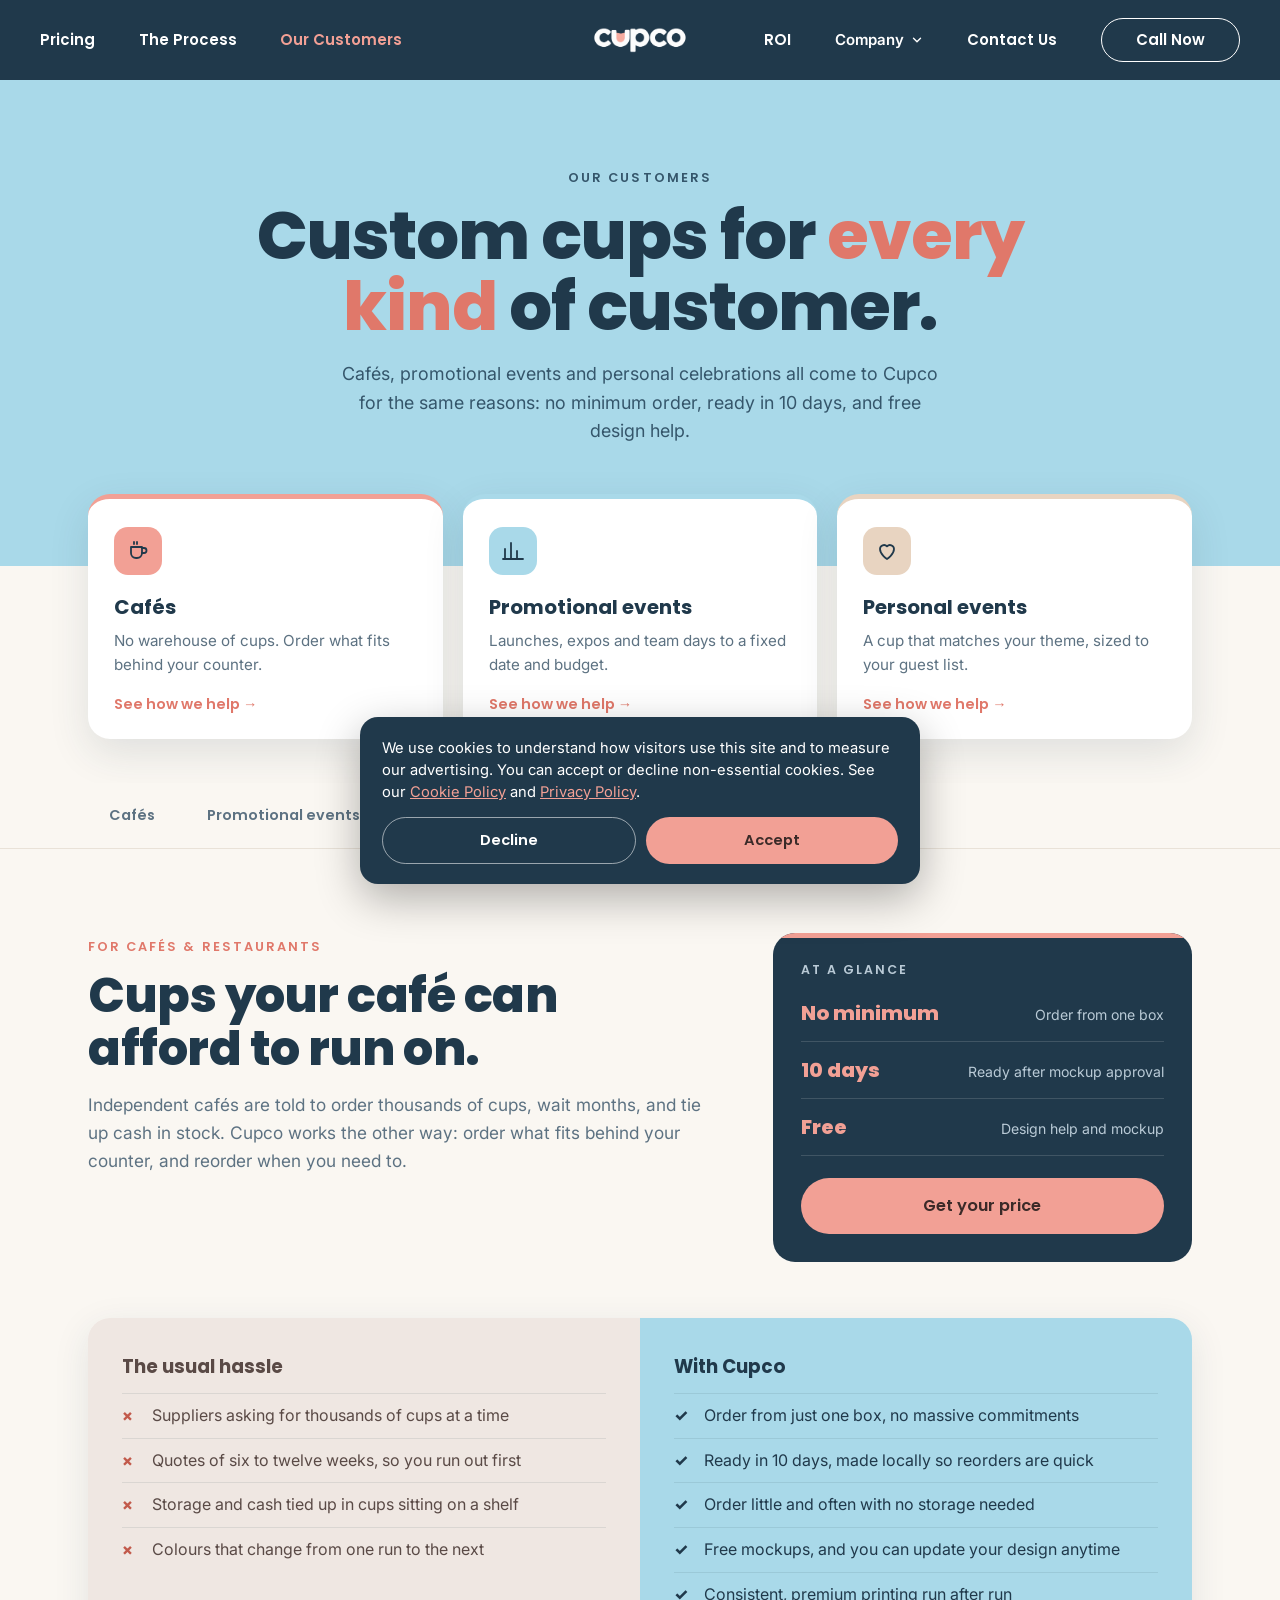
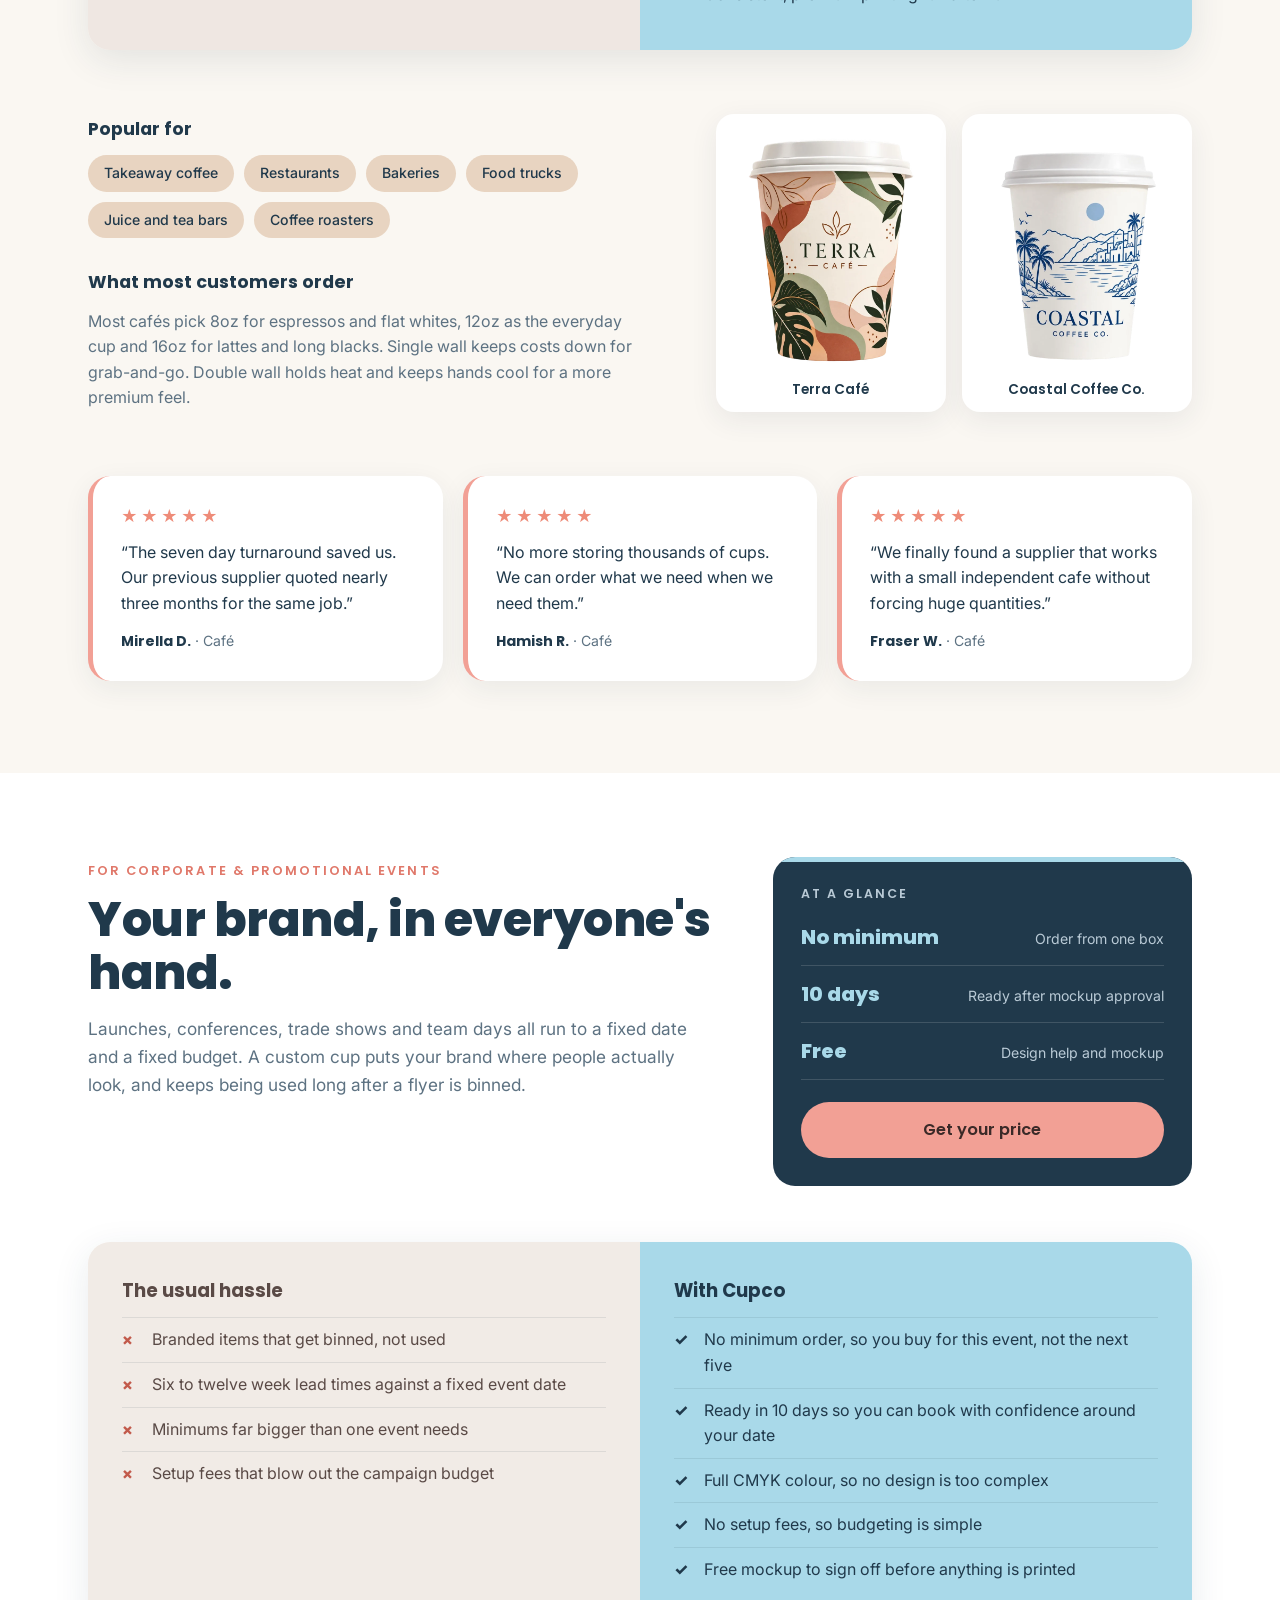
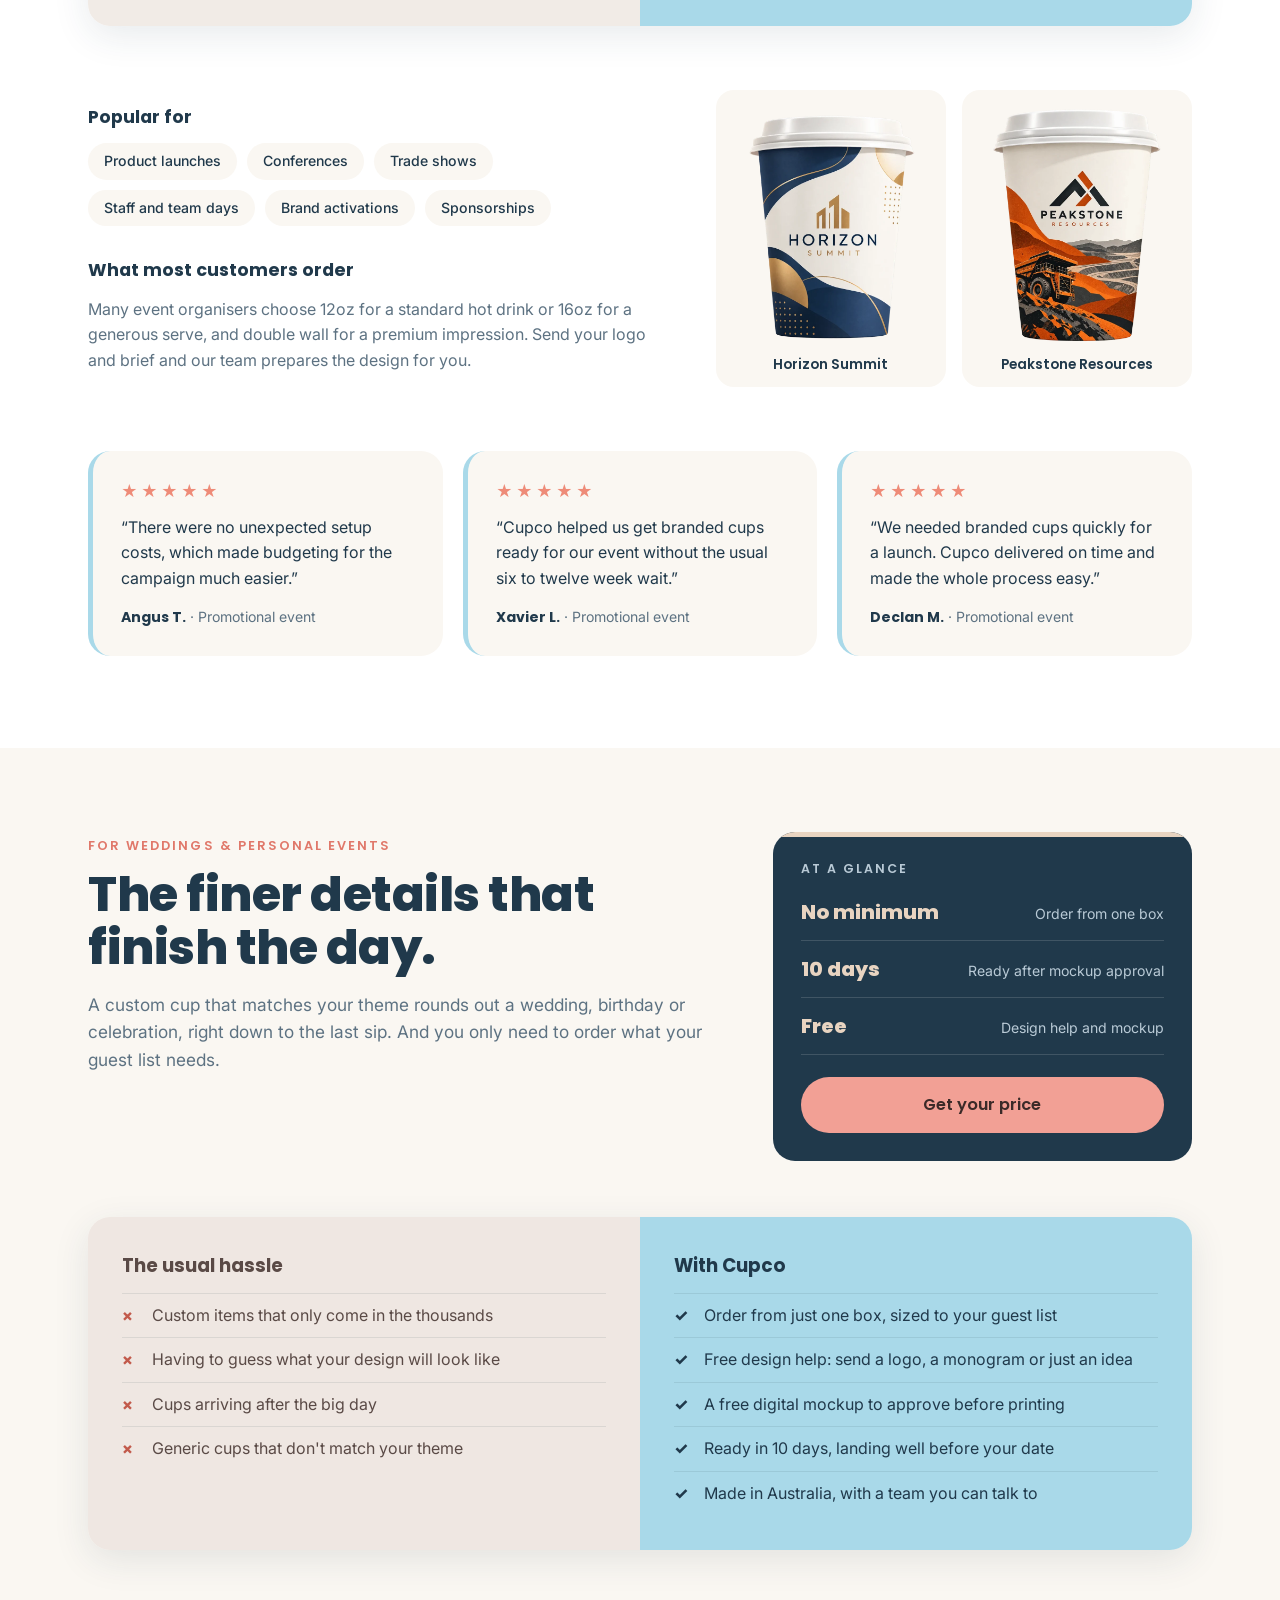
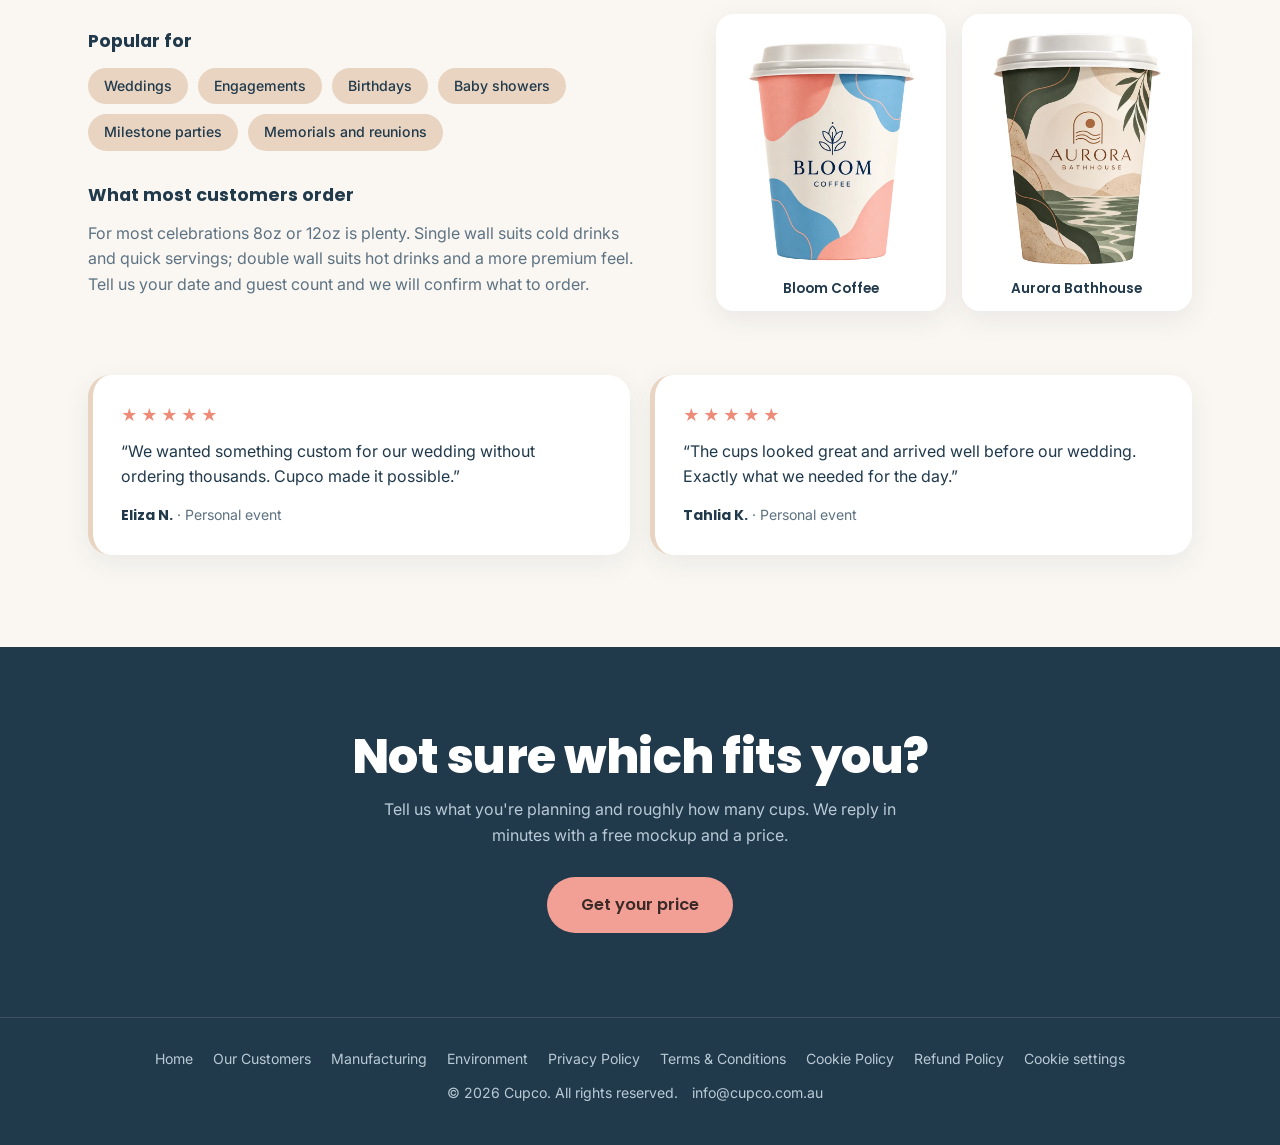
<file: our-customers.html>
<!doctype html>
<html lang="en"><head><meta charset="utf-8"><meta name="viewport" content="width=device-width, initial-scale=1">
<title>Our Customers | Cupco</title>
<meta name="description" content="How Cupco helps cafés, promotional events and personal events with custom printed paper cups. No minimum order, ready in 10 days.">
<!-- TEMPORARY: staging. Remove this tag when LP.cupco.com.au goes live. -->
<meta name="robots" content="noindex, nofollow">
<link rel="preconnect" href="https://fonts.googleapis.com"><link rel="preconnect" href="https://fonts.gstatic.com" crossorigin>
<link href="https://fonts.googleapis.com/css2?family=Inter:wght@400;500;600&family=Poppins:wght@500;600;700;800&display=swap" rel="stylesheet">
<script async src="https://www.googletagmanager.com/gtag/js?id=G-Z2G205R46D"></script>
<script>
window.dataLayer=window.dataLayer||[];function gtag(){dataLayer.push(arguments);}
gtag('consent','default',{analytics_storage:'denied',ad_storage:'denied',ad_user_data:'denied',ad_personalization:'denied',wait_for_update:500});
gtag('js',new Date());gtag('config','G-Z2G205R46D');gtag('config','G-HHQ4EQKQFZ');
</script>
<style>
:root{--navy:#20394B;--powder:#A9D9E9;--coral:#F2A095;--ivory:#FAF7F2;--sand:#E8D4C1;--dusty:#8DAFB9;--muted:#5d7282;--radius:22px}
*{box-sizing:border-box;margin:0;padding:0}
html{scroll-behavior:smooth}
body{font-family:'Inter',system-ui,sans-serif;color:var(--navy);background:var(--ivory);line-height:1.6;-webkit-font-smoothing:antialiased}
h1,h2,h3,.btn,.nav a{font-family:'Poppins',system-ui,sans-serif}
a{color:inherit;text-decoration:none}img{max-width:100%;display:block}
.wrap{max-width:1160px;margin:0 auto;padding:0 28px}
.eyebrow{display:inline-block;font:600 .8rem 'Poppins',sans-serif;letter-spacing:.16em;text-transform:uppercase;color:#e0786a;margin-bottom:14px}
h2{font-weight:800;font-size:clamp(2rem,4vw,3rem);line-height:1.1;letter-spacing:-.5px}
.lead{color:var(--muted);font-size:1.08rem;max-width:620px;margin-top:16px}
.btn{display:inline-block;border-radius:999px;font-weight:600;font-size:1.02rem;padding:15px 34px;transition:transform .15s,background .15s;text-align:center}
.btn:hover{transform:translateY(-2px)}.btn-coral{background:var(--coral);color:#3b2a28}.btn-coral:hover{background:#f7b0a2}.btn-block{display:block}

.nav{background:var(--navy);color:#fff;display:grid;grid-template-columns:1fr auto 1fr;align-items:center;padding:18px 40px}
.nav-links,.nav-right{display:flex;align-items:center;gap:clamp(24px,3.4vw,52px);font-weight:600;font-size:15px;white-space:nowrap}.nav-links a:hover,.nav-links a.on{color:var(--coral)}
.logo{height:32px}.logo img{height:100%}
.nav-right{justify-self:end}.call{border:1.5px solid #fff;border-radius:999px;padding:9px 34px;font-weight:600;font-size:15px}.call:hover{background:#fff;color:var(--navy)}

.hero{background:var(--powder);padding:84px 0 120px;text-align:center}
.hero h1{font-weight:800;font-size:clamp(2.4rem,6vw,4.2rem);line-height:1.05;letter-spacing:-1px;max-width:820px;margin:0 auto}
.hero h1 em{font-style:normal;color:#e0786a}
.hero p{color:#35566b;font-size:1.12rem;max-width:620px;margin:18px auto 0}
.auds{display:grid;grid-template-columns:repeat(3,1fr);gap:20px;margin-top:-72px;position:relative}
.aud{background:#fff;border-radius:var(--radius);padding:28px 26px 24px;box-shadow:0 14px 40px rgba(32,57,75,.12);display:flex;flex-direction:column;border-top:5px solid var(--acc);transition:transform .2s,box-shadow .2s}
.aud:hover{transform:translateY(-4px);box-shadow:0 18px 46px rgba(32,57,75,.16)}
.aud i{display:grid;place-items:center;width:48px;height:48px;border-radius:14px;background:var(--acc);margin-bottom:16px}
.aud svg{width:24px;height:24px;stroke:var(--navy);fill:none;stroke-width:1.8;stroke-linecap:round;stroke-linejoin:round}
.aud h3{font-size:1.25rem;font-weight:700}.aud p{color:var(--muted);font-size:.95rem;margin:6px 0 16px;flex:1}
.aud span{font:600 .9rem 'Poppins';color:#e0786a}

.tabs{position:sticky;top:0;z-index:20;background:rgba(250,247,242,.92);backdrop-filter:blur(8px);-webkit-backdrop-filter:blur(8px);border-bottom:1px solid #e9e2d8;margin-top:44px}
.tabs .wrap{display:flex;gap:10px;padding-top:12px;padding-bottom:12px;overflow-x:auto}
.tabs a{flex:none;padding:9px 20px;border-radius:99px;font:600 .9rem 'Poppins';color:var(--muted);border:1.5px solid transparent;transition:.15s}
.tabs a:hover{color:var(--navy)}.tabs a.on{background:var(--navy);color:#fff}

.seg{padding:84px 0 92px;scroll-margin-top:56px}.seg.alt{background:#fff}
.seg-top{display:grid;grid-template-columns:1.5fr 1fr;gap:56px;align-items:start}
.glance{background:var(--navy);color:#fff;border-radius:var(--radius);padding:28px 28px 28px;position:relative;overflow:hidden}
.glance::before{content:"";position:absolute;left:0;top:0;right:0;height:5px;background:var(--acc)}
.glance h3{font:600 .78rem 'Poppins';letter-spacing:.16em;text-transform:uppercase;color:#b9cad6;margin-bottom:6px}
.glance ul{list-style:none;margin-bottom:22px}
.glance li{display:flex;align-items:baseline;justify-content:space-between;gap:14px;padding:13px 0;border-bottom:1px solid rgba(255,255,255,.14)}
.glance li b{font:800 1.25rem 'Poppins';color:var(--acc)}.glance li span{font-size:.88rem;color:#b9cad6;text-align:right}
.compare{display:grid;grid-template-columns:1fr 1fr;margin-top:56px;border-radius:var(--radius);overflow:hidden;box-shadow:0 10px 36px rgba(32,57,75,.1)}
.col{padding:34px 34px}.col h3{font-size:1.15rem;font-weight:700;margin-bottom:12px}
.col ul{list-style:none}.col li{position:relative;padding:9px 0 9px 30px;border-top:1px solid rgba(32,57,75,.1)}
.col li::before{position:absolute;left:0;top:9px;font-weight:800}
.before{background:#efe7e2;color:#5a4a46}.alt .before{background:#f1ebe6}
.after{background:var(--powder)}
.x li::before{content:"×";color:#c25a4b}.ok li::before{content:"✓";color:var(--navy)}
.seg-mid{display:grid;grid-template-columns:1.2fr 1fr;gap:56px;align-items:center;margin-top:64px}
.info h3{font-size:1.1rem;font-weight:700;margin-bottom:12px}.info h3:not(:first-child){margin-top:30px}
.chips{display:flex;flex-wrap:wrap;gap:10px}.chips span{background:var(--sand);border-radius:99px;padding:7px 16px;font-size:.88rem;font-weight:500}
.alt .chips span{background:var(--ivory)}
.setup{color:var(--muted);max-width:560px}
.gal{display:grid;grid-template-columns:1fr 1fr;gap:16px}
.gal figure{background:#fff;border-radius:18px;padding:16px 14px 12px;box-shadow:0 8px 28px rgba(32,57,75,.08);min-width:0}
.alt .gal figure{background:var(--ivory);box-shadow:none}
.gal figcaption{font:600 .85rem 'Poppins';margin-top:6px;text-align:center}
.quotes{display:grid;grid-template-columns:repeat(auto-fit,minmax(260px,1fr));gap:20px;margin-top:64px}
.q{background:#fff;border-radius:var(--radius);padding:28px;box-shadow:0 8px 28px rgba(32,57,75,.07);border-left:5px solid var(--acc)}
.alt .q{background:var(--ivory);box-shadow:none}
.stars{color:#EE8B78;letter-spacing:3px;margin-bottom:10px}.q p{margin-top:14px;font-size:.88rem;color:var(--muted)}.q p b{color:var(--navy);font-family:'Poppins'}

.final{background:var(--navy);color:#fff;text-align:center;padding:84px 0}
.final h2{color:#fff}.final p{color:#b9cad6;max-width:540px;margin:14px auto 28px}
footer{background:var(--navy);color:#b9cad6;padding:30px 28px 40px;font-size:.88rem;text-align:center;border-top:1px solid rgba(255,255,255,.12)}
footer a{margin:0 10px;text-decoration:none}footer a:hover{color:#fff}
@media(max-width:1000px){.seg-top,.seg-mid{grid-template-columns:1fr;gap:36px}.auds{grid-template-columns:1fr;margin-top:-60px}}
@media(max-width:900px){.nav{grid-template-columns:auto 1fr auto;padding:14px 20px;gap:12px}.nav-links,.nav-right .nl,.nav-right .dd{display:none}.nav-right{grid-column:3}.call{padding:8px 22px}}
@media(max-width:640px){.wrap{padding:0 20px}.seg{padding:60px 0 68px}.compare{grid-template-columns:1fr}.col{padding:26px 24px}.hero{padding:60px 0 104px}.quotes{margin-top:44px}}

@media(min-width:901px) and (max-width:1180px){.nav{padding-left:24px;padding-right:24px}.nav-links,.nav-right{gap:18px;font-size:14px}.call{padding:9px 20px;font-size:14px}}
.dd{position:relative}
.dd-btn{background:none;border:0;color:inherit;font:inherit;font-weight:600;cursor:pointer;display:flex;align-items:center;gap:6px;padding:6px 0}
.dd-btn svg{transition:transform .15s}.dd.open .dd-btn svg,.dd:hover .dd-btn svg{transform:rotate(180deg)}
.dd-menu{display:none;position:absolute;top:calc(100% + 14px);left:50%;transform:translateX(-50%);min-width:200px;background:#fff;border-radius:14px;box-shadow:0 14px 40px rgba(32,57,75,.22);padding:8px;z-index:30}
.dd-menu::before{content:"";position:absolute;left:0;right:0;top:-16px;height:16px}
.dd:hover .dd-menu,.dd:focus-within .dd-menu,.dd.open .dd-menu{display:block}
.dd-menu a{display:block;padding:11px 16px;border-radius:10px;color:#20394B!important;font-weight:600;font-size:.95rem;opacity:1!important}
.dd-menu a:hover{background:#A9D9E9}
</style>
</head><body>
<nav class="nav">
  <div class="nav-links"><a href="index.html#pricing">Pricing</a><a href="index.html#process">The Process</a><a class="on" href="our-customers.html">Our Customers</a></div>
  <a class="logo" href="index.html" aria-label="Cupco"><img src="assets/logo-white.png" alt="Cupco"></a>
  <div class="nav-right"><a class="nl" href="index.html#roi">ROI</a><div class="dd"><button type="button" class="dd-btn" aria-expanded="false" aria-haspopup="true">Company <svg viewBox="0 0 24 24" width="14" height="14" aria-hidden="true"><path d="m6 9 6 6 6-6" fill="none" stroke="currentColor" stroke-width="2.4" stroke-linecap="round" stroke-linejoin="round"/></svg></button><div class="dd-menu"><a href="manufacturing.html">Manufacturing</a><a href="environment.html">Environment</a></div></div><a class="nl" href="index.html#contact">Contact Us</a><a class="call" href="tel:+61416888639">Call Now</a></div>
</nav>

<header class="hero"><div class="wrap">
  <span class="eyebrow" style="color:#35566b">Our customers</span>
  <h1>Custom cups for <em>every kind</em> of customer.</h1>
  <p>Cafés, promotional events and personal celebrations all come to Cupco for the same reasons: no minimum order, ready in 10 days, and free design help.</p>
</div></header>
<div class="wrap"><div class="auds"><a class="aud" href="#cafes" style="--acc:#F2A095"><i><svg viewBox="0 0 24 24"><path d="M5 8h11v6a5 5 0 0 1-5 5h-1a5 5 0 0 1-5-5z"/><path d="M16 9h2a2.5 2.5 0 0 1 0 5h-2M8 3v2M11 3v2"/></svg></i><h3>Cafés</h3><p>No warehouse of cups. Order what fits behind your counter.</p><span>See how we help &rarr;</span></a><a class="aud" href="#promotional" style="--acc:#A9D9E9"><i><svg viewBox="0 0 24 24"><path d="M4 20V10M10 20V4M16 20v-8M22 20H2"/></svg></i><h3>Promotional events</h3><p>Launches, expos and team days to a fixed date and budget.</p><span>See how we help &rarr;</span></a><a class="aud" href="#personal" style="--acc:#E8D4C1"><i><svg viewBox="0 0 24 24"><path d="M12 20s-7-4.4-7-10a4 4 0 0 1 7-2.6A4 4 0 0 1 19 10c0 5.6-7 10-7 10z"/></svg></i><h3>Personal events</h3><p>A cup that matches your theme, sized to your guest list.</p><span>See how we help &rarr;</span></a></div></div>

<nav class="tabs" aria-label="Customer types"><div class="wrap"><a href="#cafes" data-sec="cafes">Cafés</a><a href="#promotional" data-sec="promotional">Promotional events</a><a href="#personal" data-sec="personal">Personal events</a></div></nav>

<section id="cafes" class="seg" style="--acc:#F2A095">
  <div class="wrap">
    <div class="seg-top">
      <div>
        <span class="eyebrow">For cafés & restaurants</span>
        <h2>Cups your café can afford to run on.</h2>
        <p class="lead">Independent cafés are told to order thousands of cups, wait months, and tie up cash in stock. Cupco works the other way: order what fits behind your counter, and reorder when you need to.</p>
      </div>
      <aside class="glance" aria-label="At a glance">
        <h3>At a glance</h3>
        <ul><li><b>No minimum</b><span>Order from one box</span></li><li><b>10 days</b><span>Ready after mockup approval</span></li><li><b>Free</b><span>Design help and mockup</span></li></ul>
        <a class="btn btn-coral btn-block" href="index.html?type=Cafe#contact">Get your price</a>
      </aside>
    </div>

    <div class="compare">
      <div class="col before"><h3>The usual hassle</h3><ul class="x"><li>Suppliers asking for thousands of cups at a time</li><li>Quotes of six to twelve weeks, so you run out first</li><li>Storage and cash tied up in cups sitting on a shelf</li><li>Colours that change from one run to the next</li></ul></div>
      <div class="col after"><h3>With Cupco</h3><ul class="ok"><li>Order from just one box, no massive commitments</li><li>Ready in 10 days, made locally so reorders are quick</li><li>Order little and often with no storage needed</li><li>Free mockups, and you can update your design anytime</li><li>Consistent, premium printing run after run</li></ul></div>
    </div>

    <div class="seg-mid">
      <div class="info">
        <h3>Popular for</h3>
        <div class="chips"><span>Takeaway coffee</span><span>Restaurants</span><span>Bakeries</span><span>Food trucks</span><span>Juice and tea bars</span><span>Coffee roasters</span></div>
        <h3>What most customers order</h3>
        <p class="setup">Most cafés pick 8oz for espressos and flat whites, 12oz as the everyday cup and 16oz for lattes and long blacks. Single wall keeps costs down for grab-and-go. Double wall holds heat and keeps hands cool for a more premium feel.</p>
      </div>
      <div class="gal"><figure><img src="assets/example-terra.webp" alt="Custom printed cup design: Terra Café" loading="lazy"><figcaption>Terra Café</figcaption></figure><figure><img src="assets/example-coastal.webp" alt="Custom printed cup design: Coastal Coffee Co." loading="lazy"><figcaption>Coastal Coffee Co.</figcaption></figure></div>
    </div>

    <div class="quotes"><div class="q"><div class="stars" aria-label="5 out of 5 stars">★★★★★</div><blockquote>“The seven day turnaround saved us. Our previous supplier quoted nearly three months for the same job.”</blockquote><p><b>Mirella D.</b> · Café</p></div><div class="q"><div class="stars" aria-label="5 out of 5 stars">★★★★★</div><blockquote>“No more storing thousands of cups. We can order what we need when we need them.”</blockquote><p><b>Hamish R.</b> · Café</p></div><div class="q"><div class="stars" aria-label="5 out of 5 stars">★★★★★</div><blockquote>“We finally found a supplier that works with a small independent cafe without forcing huge quantities.”</blockquote><p><b>Fraser W.</b> · Café</p></div></div>
  </div>
</section>
<section id="promotional" class="seg alt" style="--acc:#A9D9E9">
  <div class="wrap">
    <div class="seg-top">
      <div>
        <span class="eyebrow">For corporate & promotional events</span>
        <h2>Your brand, in everyone's hand.</h2>
        <p class="lead">Launches, conferences, trade shows and team days all run to a fixed date and a fixed budget. A custom cup puts your brand where people actually look, and keeps being used long after a flyer is binned.</p>
      </div>
      <aside class="glance" aria-label="At a glance">
        <h3>At a glance</h3>
        <ul><li><b>No minimum</b><span>Order from one box</span></li><li><b>10 days</b><span>Ready after mockup approval</span></li><li><b>Free</b><span>Design help and mockup</span></li></ul>
        <a class="btn btn-coral btn-block" href="index.html?type=Promotional%20Event#contact">Get your price</a>
      </aside>
    </div>

    <div class="compare">
      <div class="col before"><h3>The usual hassle</h3><ul class="x"><li>Branded items that get binned, not used</li><li>Six to twelve week lead times against a fixed event date</li><li>Minimums far bigger than one event needs</li><li>Setup fees that blow out the campaign budget</li></ul></div>
      <div class="col after"><h3>With Cupco</h3><ul class="ok"><li>No minimum order, so you buy for this event, not the next five</li><li>Ready in 10 days so you can book with confidence around your date</li><li>Full CMYK colour, so no design is too complex</li><li>No setup fees, so budgeting is simple</li><li>Free mockup to sign off before anything is printed</li></ul></div>
    </div>

    <div class="seg-mid">
      <div class="info">
        <h3>Popular for</h3>
        <div class="chips"><span>Product launches</span><span>Conferences</span><span>Trade shows</span><span>Staff and team days</span><span>Brand activations</span><span>Sponsorships</span></div>
        <h3>What most customers order</h3>
        <p class="setup">Many event organisers choose 12oz for a standard hot drink or 16oz for a generous serve, and double wall for a premium impression. Send your logo and brief and our team prepares the design for you.</p>
      </div>
      <div class="gal"><figure><img src="assets/example-horizon.webp" alt="Custom printed cup design: Horizon Summit" loading="lazy"><figcaption>Horizon Summit</figcaption></figure><figure><img src="assets/example-peakstone.webp" alt="Custom printed cup design: Peakstone Resources" loading="lazy"><figcaption>Peakstone Resources</figcaption></figure></div>
    </div>

    <div class="quotes"><div class="q"><div class="stars" aria-label="5 out of 5 stars">★★★★★</div><blockquote>“There were no unexpected setup costs, which made budgeting for the campaign much easier.”</blockquote><p><b>Angus T.</b> · Promotional event</p></div><div class="q"><div class="stars" aria-label="5 out of 5 stars">★★★★★</div><blockquote>“Cupco helped us get branded cups ready for our event without the usual six to twelve week wait.”</blockquote><p><b>Xavier L.</b> · Promotional event</p></div><div class="q"><div class="stars" aria-label="5 out of 5 stars">★★★★★</div><blockquote>“We needed branded cups quickly for a launch. Cupco delivered on time and made the whole process easy.”</blockquote><p><b>Declan M.</b> · Promotional event</p></div></div>
  </div>
</section>
<section id="personal" class="seg" style="--acc:#E8D4C1">
  <div class="wrap">
    <div class="seg-top">
      <div>
        <span class="eyebrow">For weddings & personal events</span>
        <h2>The finer details that finish the day.</h2>
        <p class="lead">A custom cup that matches your theme rounds out a wedding, birthday or celebration, right down to the last sip. And you only need to order what your guest list needs.</p>
      </div>
      <aside class="glance" aria-label="At a glance">
        <h3>At a glance</h3>
        <ul><li><b>No minimum</b><span>Order from one box</span></li><li><b>10 days</b><span>Ready after mockup approval</span></li><li><b>Free</b><span>Design help and mockup</span></li></ul>
        <a class="btn btn-coral btn-block" href="index.html?type=Personal%20Event#contact">Get your price</a>
      </aside>
    </div>

    <div class="compare">
      <div class="col before"><h3>The usual hassle</h3><ul class="x"><li>Custom items that only come in the thousands</li><li>Having to guess what your design will look like</li><li>Cups arriving after the big day</li><li>Generic cups that don't match your theme</li></ul></div>
      <div class="col after"><h3>With Cupco</h3><ul class="ok"><li>Order from just one box, sized to your guest list</li><li>Free design help: send a logo, a monogram or just an idea</li><li>A free digital mockup to approve before printing</li><li>Ready in 10 days, landing well before your date</li><li>Made in Australia, with a team you can talk to</li></ul></div>
    </div>

    <div class="seg-mid">
      <div class="info">
        <h3>Popular for</h3>
        <div class="chips"><span>Weddings</span><span>Engagements</span><span>Birthdays</span><span>Baby showers</span><span>Milestone parties</span><span>Memorials and reunions</span></div>
        <h3>What most customers order</h3>
        <p class="setup">For most celebrations 8oz or 12oz is plenty. Single wall suits cold drinks and quick servings; double wall suits hot drinks and a more premium feel. Tell us your date and guest count and we will confirm what to order.</p>
      </div>
      <div class="gal"><figure><img src="assets/example-bloom.webp" alt="Custom printed cup design: Bloom Coffee" loading="lazy"><figcaption>Bloom Coffee</figcaption></figure><figure><img src="assets/example-aurora.webp" alt="Custom printed cup design: Aurora Bathhouse" loading="lazy"><figcaption>Aurora Bathhouse</figcaption></figure></div>
    </div>

    <div class="quotes"><div class="q"><div class="stars" aria-label="5 out of 5 stars">★★★★★</div><blockquote>“We wanted something custom for our wedding without ordering thousands. Cupco made it possible.”</blockquote><p><b>Eliza N.</b> · Personal event</p></div><div class="q"><div class="stars" aria-label="5 out of 5 stars">★★★★★</div><blockquote>“The cups looked great and arrived well before our wedding. Exactly what we needed for the day.”</blockquote><p><b>Tahlia K.</b> · Personal event</p></div></div>
  </div>
</section>

<section class="final"><div class="wrap">
  <h2>Not sure which fits you?</h2>
  <p>Tell us what you're planning and roughly how many cups. We reply in minutes with a free mockup and a price.</p>
  <a class="btn btn-coral" href="index.html#contact">Get your price</a>
</div></section>

<footer>
<a href="index.html">Home</a><a href="our-customers.html">Our Customers</a><a href="manufacturing.html">Manufacturing</a><a href="environment.html">Environment</a><a href="privacy.html">Privacy Policy</a><a href="terms.html">Terms &amp; Conditions</a><a href="cookies.html">Cookie Policy</a><a href="refunds.html">Refund Policy</a><a href="#" data-cookie-settings>Cookie settings</a>
<p style="margin-top:12px">&copy; 2026 Cupco. All rights reserved. <a href="mailto:info@cupco.com.au">info@cupco.com.au</a></p>
</footer>
<script src="consent.js"></script>
<script>
(function(){
  var links=document.querySelectorAll('.tabs a'),secs=[].map.call(links,function(a){return document.getElementById(a.dataset.sec)});
  if(!('IntersectionObserver' in window))return;
  var io=new IntersectionObserver(function(es){es.forEach(function(e){if(e.isIntersecting){links.forEach(function(a){a.classList.toggle('on',a.dataset.sec===e.target.id)})}})},{rootMargin:'-45% 0px -50% 0px'});
  secs.forEach(function(s){if(s)io.observe(s)});
})();
</script>
<script>
(function(){var d=document.querySelector('.dd');if(!d)return;var b=d.querySelector('.dd-btn');
function set(o){d.classList.toggle('open',o);b.setAttribute('aria-expanded',o?'true':'false');}
b.addEventListener('click',function(e){e.stopPropagation();set(!d.classList.contains('open'));});
document.addEventListener('click',function(e){if(!d.contains(e.target))set(false);});
document.addEventListener('keydown',function(e){if(e.key==='Escape')set(false);});})();
</script>
</body></html>
</file>
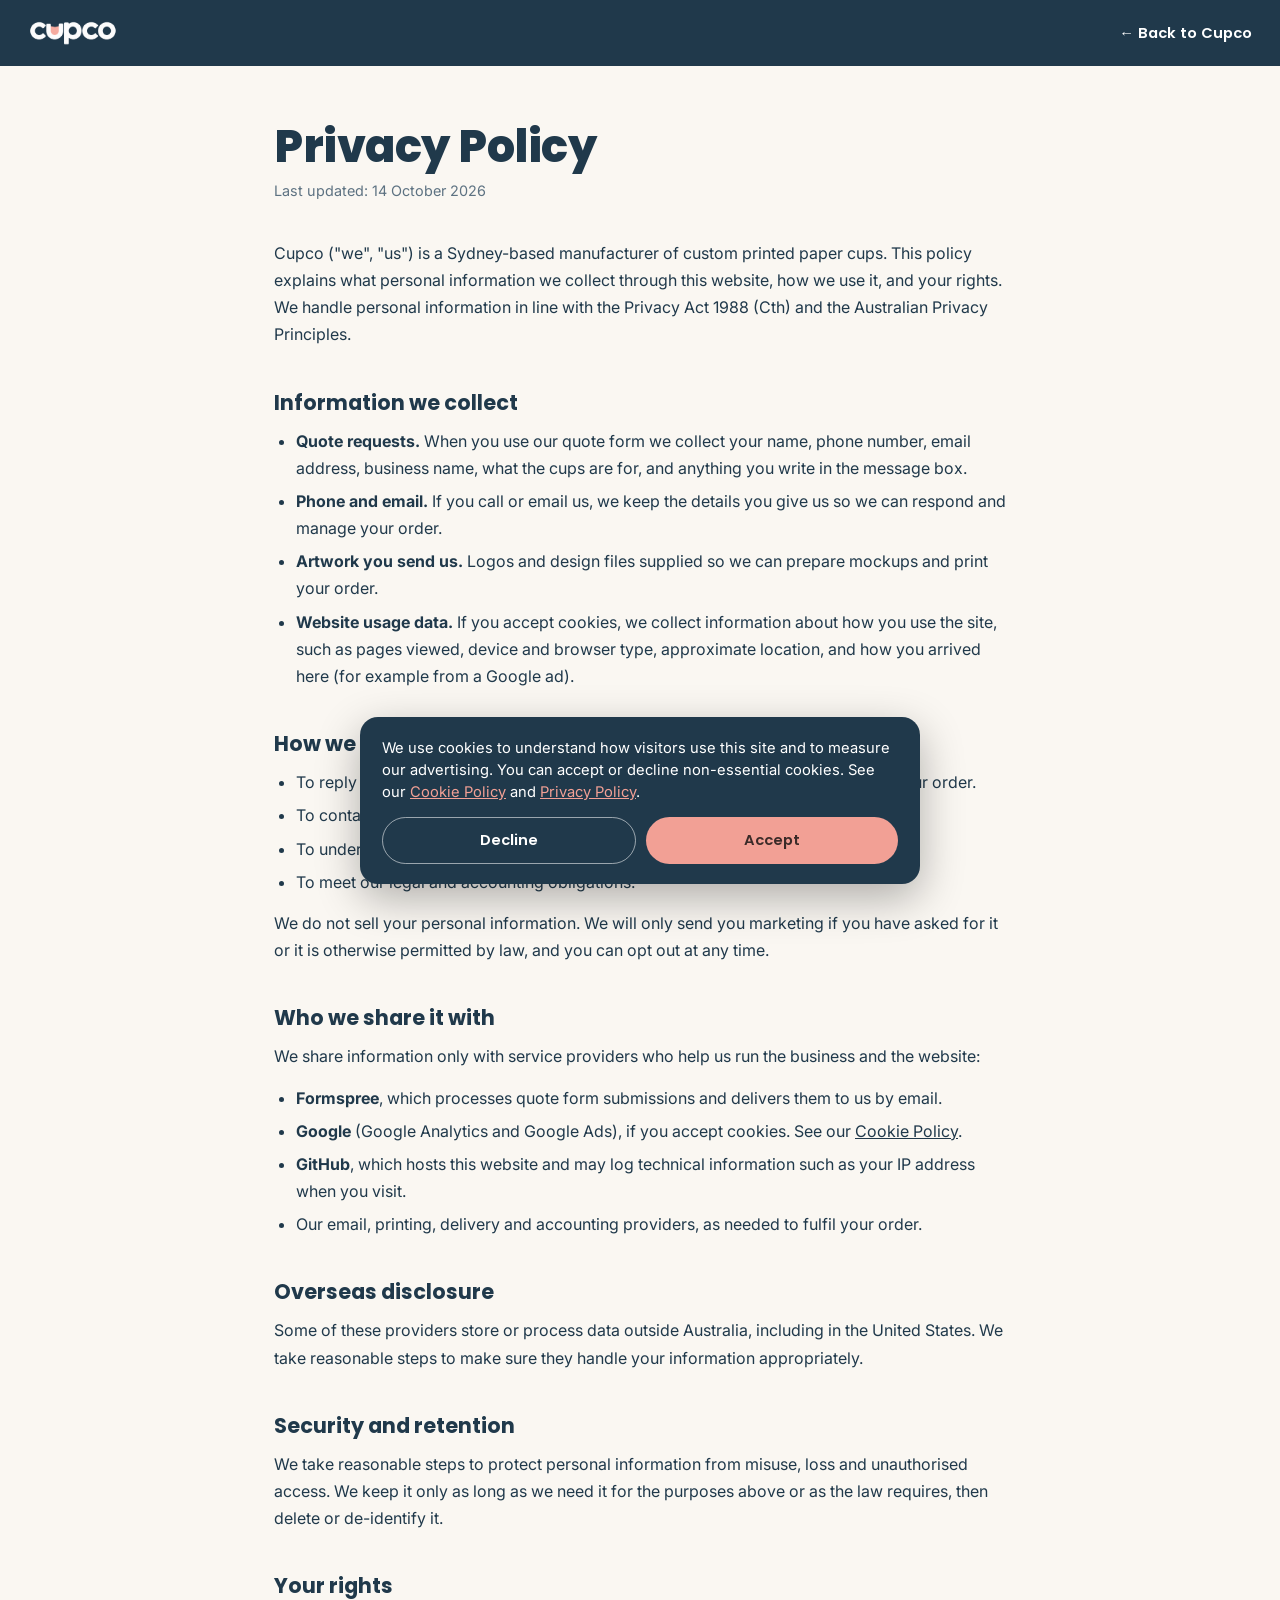
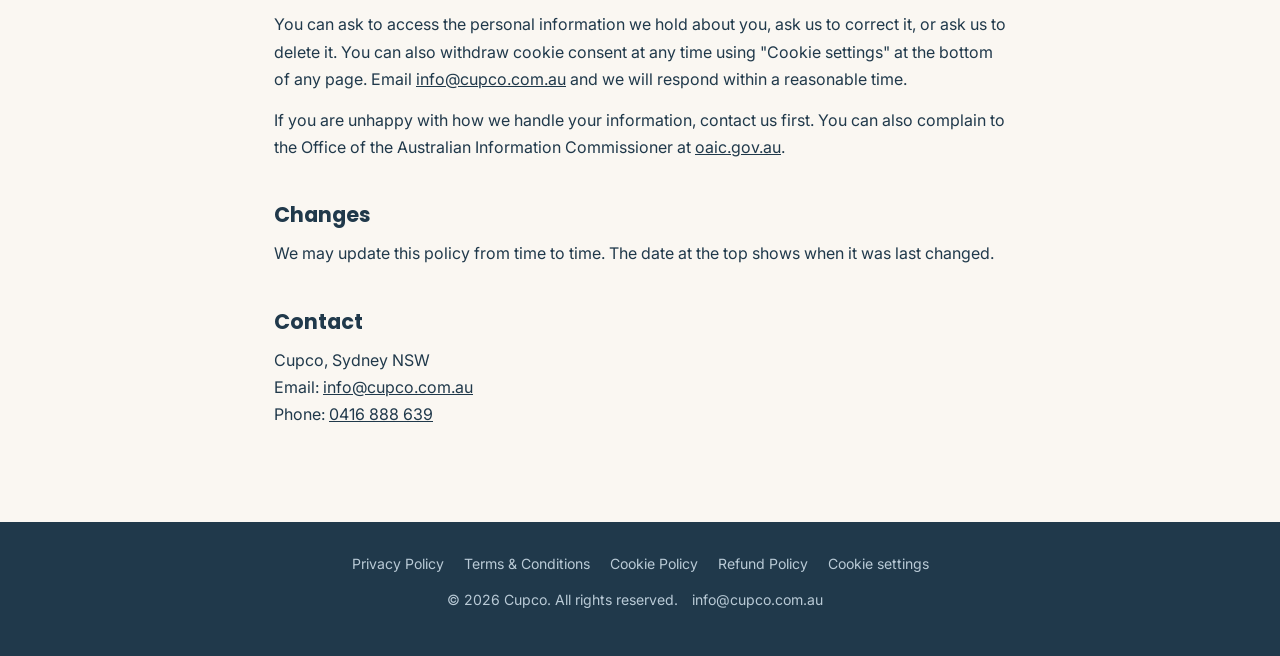
<file: privacy.html>
<!doctype html>
<html lang="en"><head><meta charset="utf-8"><meta name="viewport" content="width=device-width, initial-scale=1">
<title>Privacy Policy | Cupco</title>
<meta name="robots" content="noindex, nofollow">
<link href="https://fonts.googleapis.com/css2?family=Inter:wght@400;600&family=Poppins:wght@600;700;800&display=swap" rel="stylesheet">
<link rel="stylesheet" href="legal.css">
<script>window.dataLayer=window.dataLayer||[];function gtag(){dataLayer.push(arguments);}</script>
</head><body>
<header><a href="./"><img src="assets/logo-white.png" alt="Cupco"></a><a class="back" href="./">&larr; Back to Cupco</a></header>
<main>
<h1>Privacy Policy</h1>
<p class="updated">Last updated: 14 October 2026</p>

<p>Cupco ("we", "us") is a Sydney-based manufacturer of custom printed paper cups. This policy explains what personal information we collect through this website, how we use it, and your rights. We handle personal information in line with the Privacy Act 1988 (Cth) and the Australian Privacy Principles.</p>

<h2>Information we collect</h2>
<ul>
<li><b>Quote requests.</b> When you use our quote form we collect your name, phone number, email address, business name, what the cups are for, and anything you write in the message box.</li>
<li><b>Phone and email.</b> If you call or email us, we keep the details you give us so we can respond and manage your order.</li>
<li><b>Artwork you send us.</b> Logos and design files supplied so we can prepare mockups and print your order.</li>
<li><b>Website usage data.</b> If you accept cookies, we collect information about how you use the site, such as pages viewed, device and browser type, approximate location, and how you arrived here (for example from a Google ad).</li>
</ul>

<h2>How we use it</h2>
<ul>
<li>To reply to your enquiry, prepare quotes and mockups, and produce and deliver your order.</li>
<li>To contact you about your order or enquiry.</li>
<li>To understand how the site is used and measure the performance of our advertising.</li>
<li>To meet our legal and accounting obligations.</li>
</ul>
<p>We do not sell your personal information. We will only send you marketing if you have asked for it or it is otherwise permitted by law, and you can opt out at any time.</p>

<h2>Who we share it with</h2>
<p>We share information only with service providers who help us run the business and the website:</p>
<ul>
<li><b>Formspree</b>, which processes quote form submissions and delivers them to us by email.</li>
<li><b>Google</b> (Google Analytics and Google Ads), if you accept cookies. See our <a href="cookies.html">Cookie Policy</a>.</li>
<li><b>GitHub</b>, which hosts this website and may log technical information such as your IP address when you visit.</li>
<li>Our email, printing, delivery and accounting providers, as needed to fulfil your order.</li>
</ul>

<h2>Overseas disclosure</h2>
<p>Some of these providers store or process data outside Australia, including in the United States. We take reasonable steps to make sure they handle your information appropriately.</p>

<h2>Security and retention</h2>
<p>We take reasonable steps to protect personal information from misuse, loss and unauthorised access. We keep it only as long as we need it for the purposes above or as the law requires, then delete or de-identify it.</p>

<h2>Your rights</h2>
<p>You can ask to access the personal information we hold about you, ask us to correct it, or ask us to delete it. You can also withdraw cookie consent at any time using "Cookie settings" at the bottom of any page. Email <a href="mailto:info@cupco.com.au">info@cupco.com.au</a> and we will respond within a reasonable time.</p>
<p>If you are unhappy with how we handle your information, contact us first. You can also complain to the Office of the Australian Information Commissioner at <a href="https://www.oaic.gov.au">oaic.gov.au</a>.</p>

<h2>Changes</h2>
<p>We may update this policy from time to time. The date at the top shows when it was last changed.</p>

<h2>Contact</h2>
<p>Cupco, Sydney NSW<br>Email: <a href="mailto:info@cupco.com.au">info@cupco.com.au</a><br>Phone: <a href="tel:+61416888639">0416 888 639</a></p>
</main>
<footer>
<a href="privacy.html">Privacy Policy</a><a href="terms.html">Terms &amp; Conditions</a><a href="cookies.html">Cookie Policy</a><a href="refunds.html">Refund Policy</a><a href="#" data-cookie-settings>Cookie settings</a>
<p style="margin-top:12px">&copy; 2026 Cupco. All rights reserved. <a href="mailto:info@cupco.com.au">info@cupco.com.au</a></p>
</footer>
<script src="consent.js"></script>
</body></html>
</file>
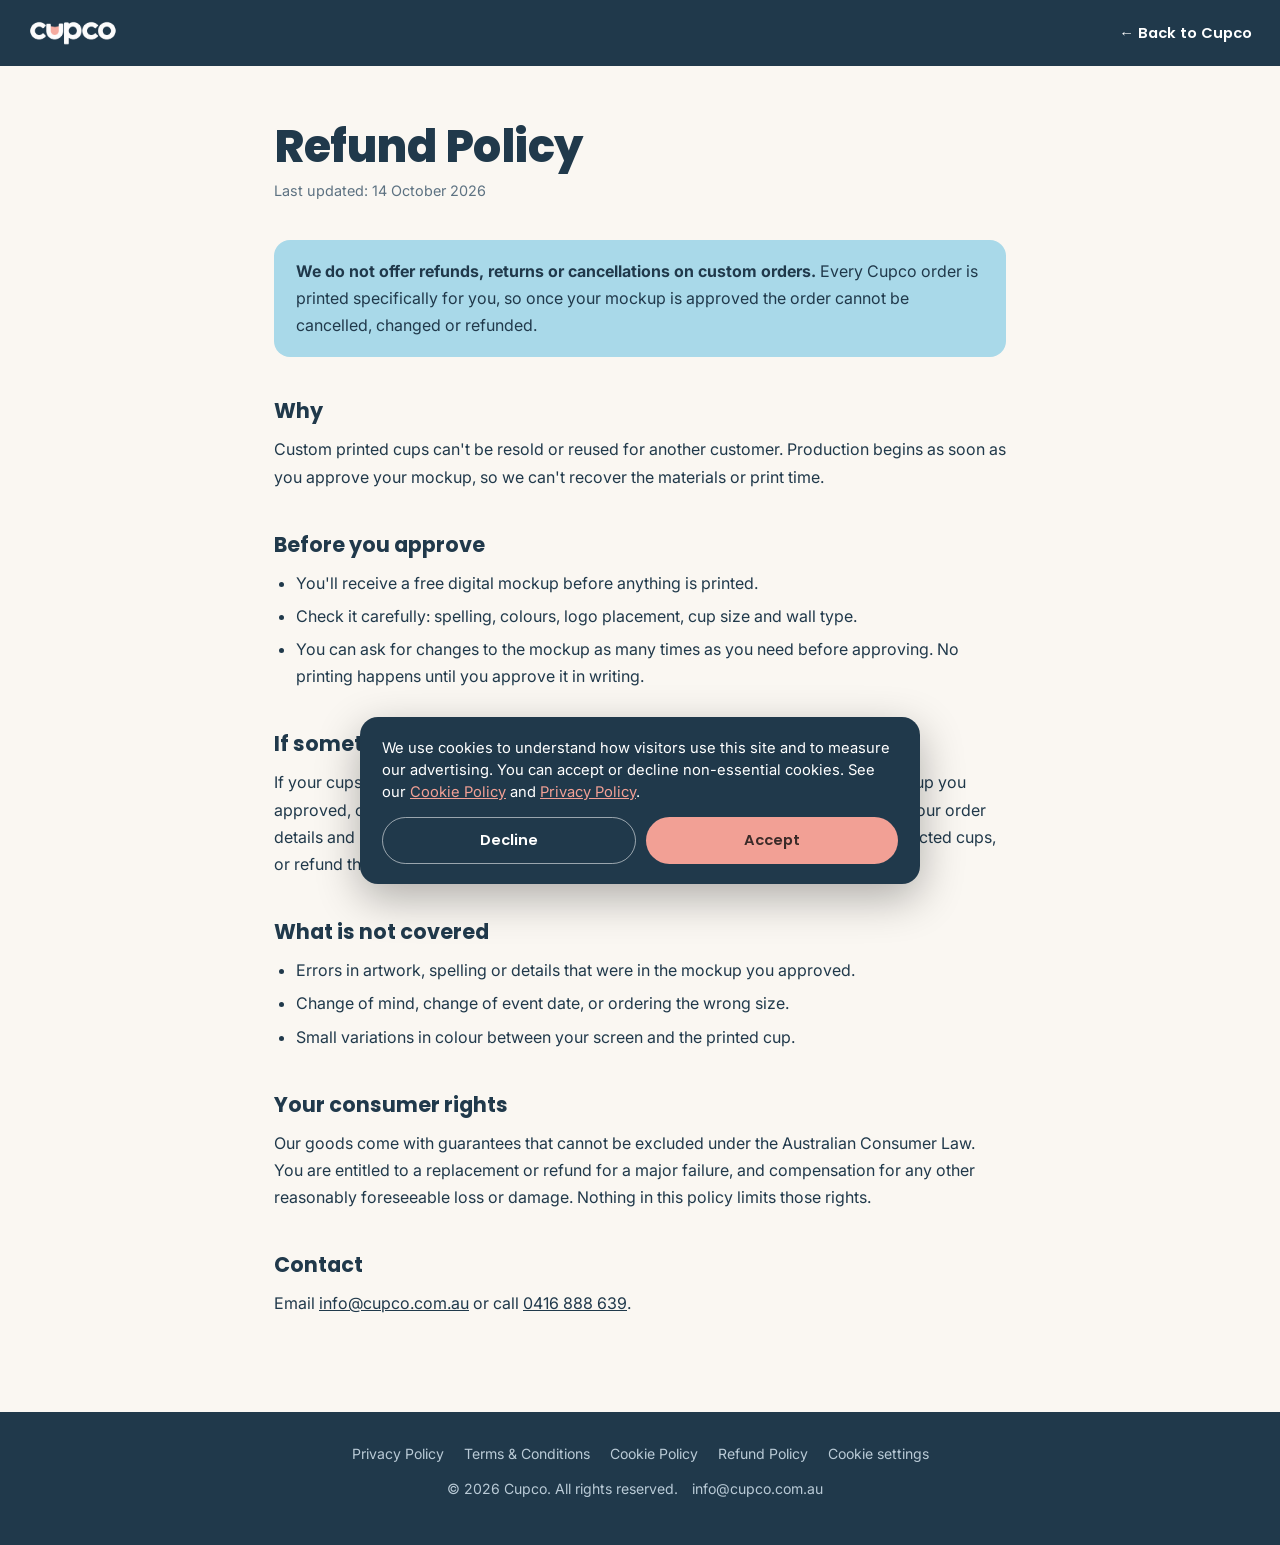
<file: refunds.html>
<!doctype html>
<html lang="en"><head><meta charset="utf-8"><meta name="viewport" content="width=device-width, initial-scale=1">
<title>Refund Policy | Cupco</title>
<meta name="robots" content="noindex, nofollow">
<link href="https://fonts.googleapis.com/css2?family=Inter:wght@400;600&family=Poppins:wght@600;700;800&display=swap" rel="stylesheet">
<link rel="stylesheet" href="legal.css">
<script>window.dataLayer=window.dataLayer||[];function gtag(){dataLayer.push(arguments);}</script>
</head><body>
<header><a href="./"><img src="assets/logo-white.png" alt="Cupco"></a><a class="back" href="./">&larr; Back to Cupco</a></header>
<main>
<h1>Refund Policy</h1>
<p class="updated">Last updated: 14 October 2026</p>

<div class="callout"><b>We do not offer refunds, returns or cancellations on custom orders.</b> Every Cupco order is printed specifically for you, so once your mockup is approved the order cannot be cancelled, changed or refunded.</div>

<h2>Why</h2>
<p>Custom printed cups can't be resold or reused for another customer. Production begins as soon as you approve your mockup, so we can't recover the materials or print time.</p>

<h2>Before you approve</h2>
<ul>
<li>You'll receive a free digital mockup before anything is printed.</li>
<li>Check it carefully: spelling, colours, logo placement, cup size and wall type.</li>
<li>You can ask for changes to the mockup as many times as you need before approving. No printing happens until you approve it in writing.</li>
</ul>

<h2>If something is wrong with your order</h2>
<p>If your cups arrive damaged, defective, in the wrong quantity, or don't match the mockup you approved, contact us within <b>3 business days of delivery</b> at <a href="mailto:info@cupco.com.au">info@cupco.com.au</a> with your order details and photos. If we find the problem is our error, we will reprint or replace the affected cups, or refund them if that isn't possible.</p>

<h2>What is not covered</h2>
<ul>
<li>Errors in artwork, spelling or details that were in the mockup you approved.</li>
<li>Change of mind, change of event date, or ordering the wrong size.</li>
<li>Small variations in colour between your screen and the printed cup.</li>
</ul>

<h2>Your consumer rights</h2>
<p>Our goods come with guarantees that cannot be excluded under the Australian Consumer Law. You are entitled to a replacement or refund for a major failure, and compensation for any other reasonably foreseeable loss or damage. Nothing in this policy limits those rights.</p>

<h2>Contact</h2>
<p>Email <a href="mailto:info@cupco.com.au">info@cupco.com.au</a> or call <a href="tel:+61416888639">0416 888 639</a>.</p>
</main>
<footer>
<a href="privacy.html">Privacy Policy</a><a href="terms.html">Terms &amp; Conditions</a><a href="cookies.html">Cookie Policy</a><a href="refunds.html">Refund Policy</a><a href="#" data-cookie-settings>Cookie settings</a>
<p style="margin-top:12px">&copy; 2026 Cupco. All rights reserved. <a href="mailto:info@cupco.com.au">info@cupco.com.au</a></p>
</footer>
<script src="consent.js"></script>
</body></html>
</file>
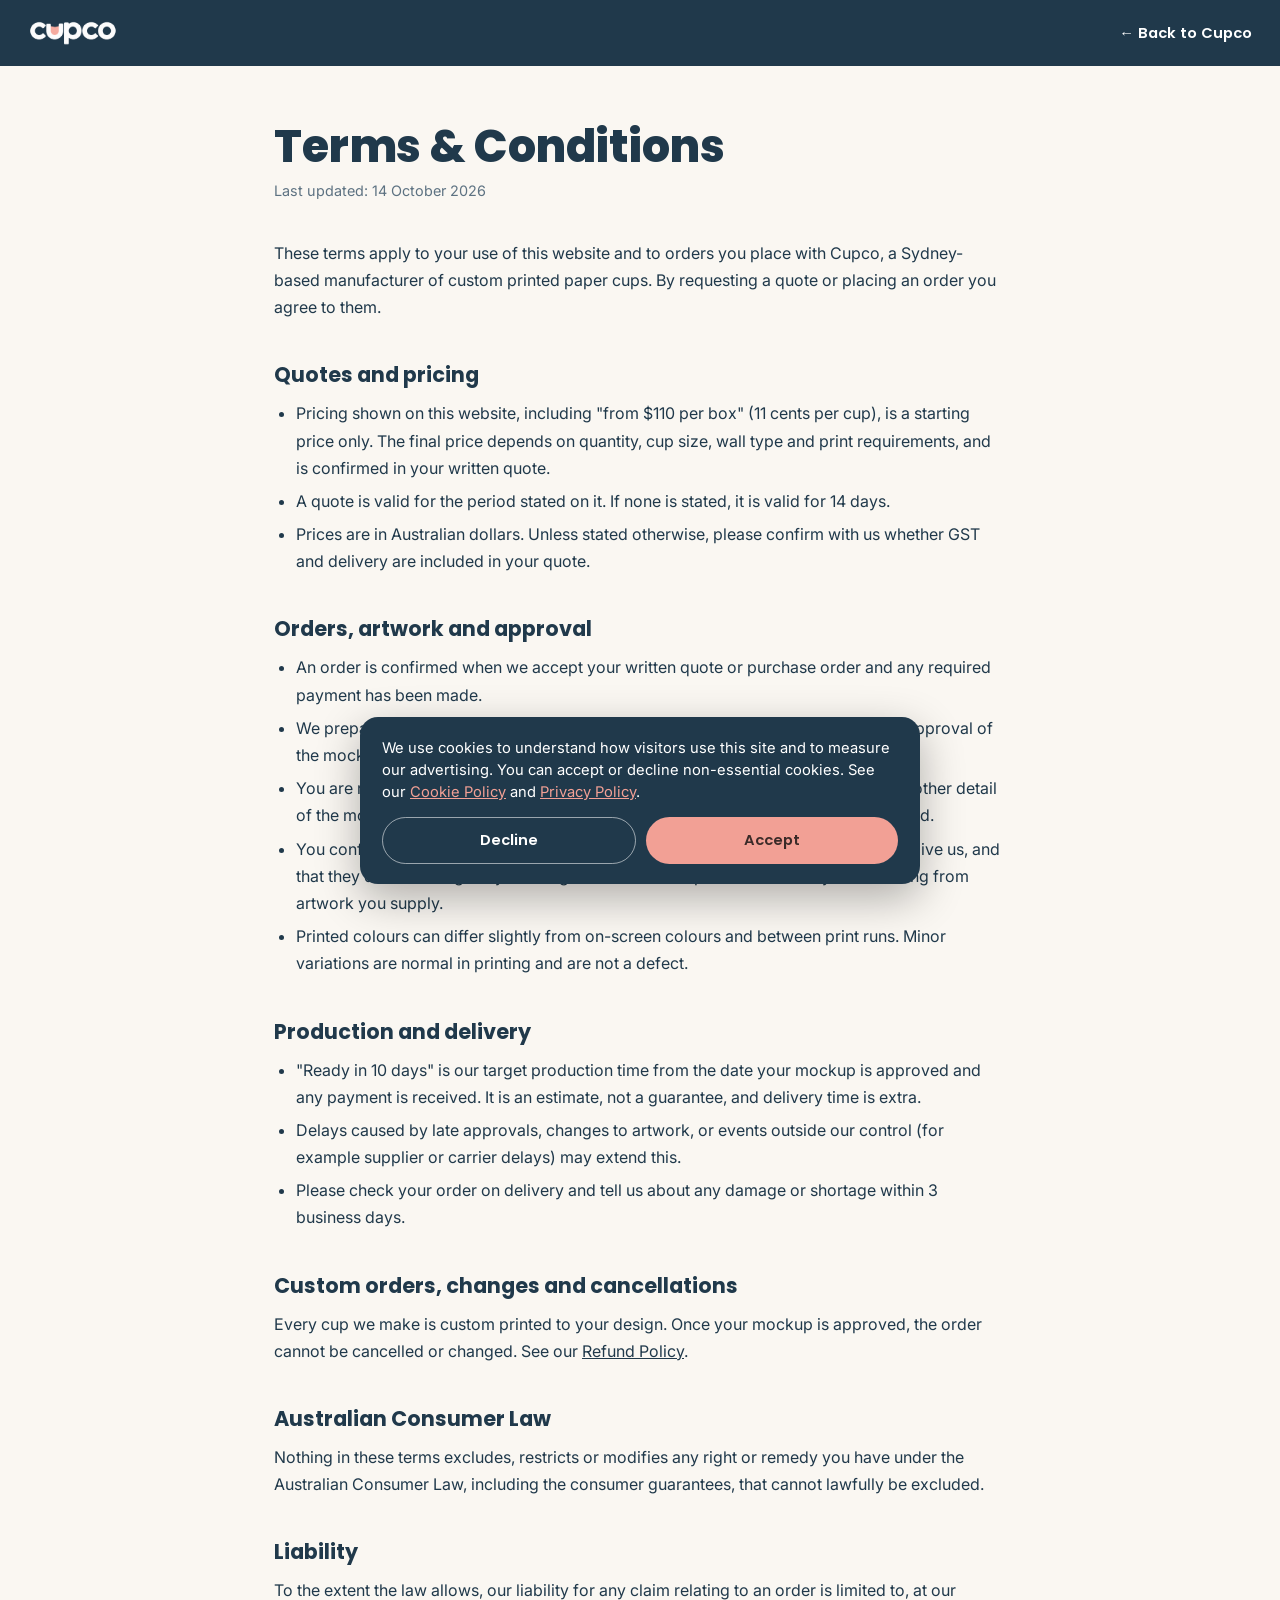
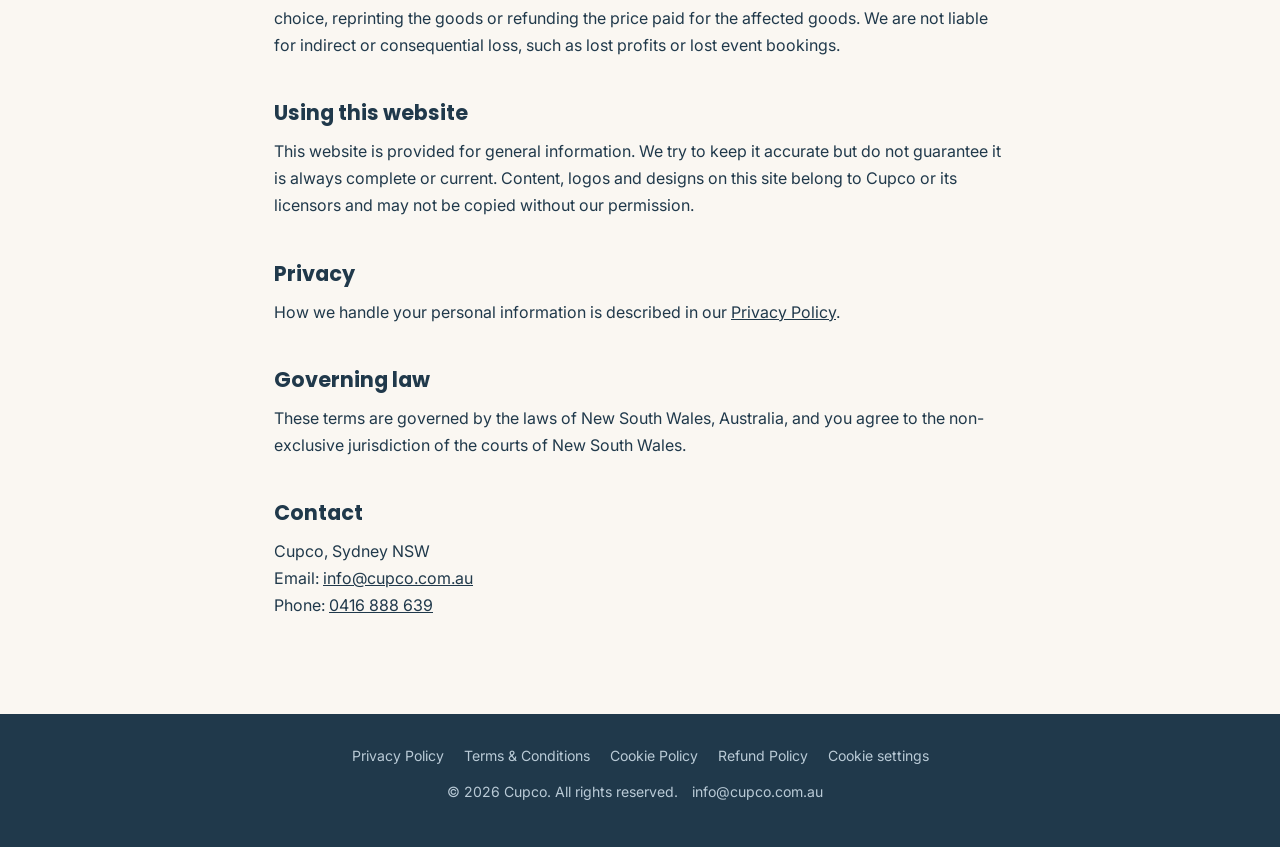
<file: terms.html>
<!doctype html>
<html lang="en"><head><meta charset="utf-8"><meta name="viewport" content="width=device-width, initial-scale=1">
<title>Terms &amp; Conditions | Cupco</title>
<meta name="robots" content="noindex, nofollow">
<link href="https://fonts.googleapis.com/css2?family=Inter:wght@400;600&family=Poppins:wght@600;700;800&display=swap" rel="stylesheet">
<link rel="stylesheet" href="legal.css">
<script>window.dataLayer=window.dataLayer||[];function gtag(){dataLayer.push(arguments);}</script>
</head><body>
<header><a href="./"><img src="assets/logo-white.png" alt="Cupco"></a><a class="back" href="./">&larr; Back to Cupco</a></header>
<main>
<h1>Terms &amp; Conditions</h1>
<p class="updated">Last updated: 14 October 2026</p>

<p>These terms apply to your use of this website and to orders you place with Cupco, a Sydney-based manufacturer of custom printed paper cups. By requesting a quote or placing an order you agree to them.</p>

<h2>Quotes and pricing</h2>
<ul>
<li>Pricing shown on this website, including "from $110 per box" (11 cents per cup), is a starting price only. The final price depends on quantity, cup size, wall type and print requirements, and is confirmed in your written quote.</li>
<li>A quote is valid for the period stated on it. If none is stated, it is valid for 14 days.</li>
<li>Prices are in Australian dollars. Unless stated otherwise, please confirm with us whether GST and delivery are included in your quote.</li>
</ul>

<h2>Orders, artwork and approval</h2>
<ul>
<li>An order is confirmed when we accept your written quote or purchase order and any required payment has been made.</li>
<li>We prepare a free digital mockup for you to approve before printing. Your written approval of the mockup is final. Once approved, we print exactly what you approved.</li>
<li>You are responsible for checking spelling, colours, sizes, contact details and every other detail of the mockup. We are not responsible for errors in artwork or text that you approved.</li>
<li>You confirm that you own or have permission to use all logos, images and text you give us, and that they do not infringe anyone's rights. You will compensate us for any claim arising from artwork you supply.</li>
<li>Printed colours can differ slightly from on-screen colours and between print runs. Minor variations are normal in printing and are not a defect.</li>
</ul>

<h2>Production and delivery</h2>
<ul>
<li>"Ready in 10 days" is our target production time from the date your mockup is approved and any payment is received. It is an estimate, not a guarantee, and delivery time is extra.</li>
<li>Delays caused by late approvals, changes to artwork, or events outside our control (for example supplier or carrier delays) may extend this.</li>
<li>Please check your order on delivery and tell us about any damage or shortage within 3 business days.</li>
</ul>

<h2>Custom orders, changes and cancellations</h2>
<p>Every cup we make is custom printed to your design. Once your mockup is approved, the order cannot be cancelled or changed. See our <a href="refunds.html">Refund Policy</a>.</p>

<h2>Australian Consumer Law</h2>
<p>Nothing in these terms excludes, restricts or modifies any right or remedy you have under the Australian Consumer Law, including the consumer guarantees, that cannot lawfully be excluded.</p>

<h2>Liability</h2>
<p>To the extent the law allows, our liability for any claim relating to an order is limited to, at our choice, reprinting the goods or refunding the price paid for the affected goods. We are not liable for indirect or consequential loss, such as lost profits or lost event bookings.</p>

<h2>Using this website</h2>
<p>This website is provided for general information. We try to keep it accurate but do not guarantee it is always complete or current. Content, logos and designs on this site belong to Cupco or its licensors and may not be copied without our permission.</p>

<h2>Privacy</h2>
<p>How we handle your personal information is described in our <a href="privacy.html">Privacy Policy</a>.</p>

<h2>Governing law</h2>
<p>These terms are governed by the laws of New South Wales, Australia, and you agree to the non-exclusive jurisdiction of the courts of New South Wales.</p>

<h2>Contact</h2>
<p>Cupco, Sydney NSW<br>Email: <a href="mailto:info@cupco.com.au">info@cupco.com.au</a><br>Phone: <a href="tel:+61416888639">0416 888 639</a></p>
</main>
<footer>
<a href="privacy.html">Privacy Policy</a><a href="terms.html">Terms &amp; Conditions</a><a href="cookies.html">Cookie Policy</a><a href="refunds.html">Refund Policy</a><a href="#" data-cookie-settings>Cookie settings</a>
<p style="margin-top:12px">&copy; 2026 Cupco. All rights reserved. <a href="mailto:info@cupco.com.au">info@cupco.com.au</a></p>
</footer>
<script src="consent.js"></script>
</body></html>
</file>
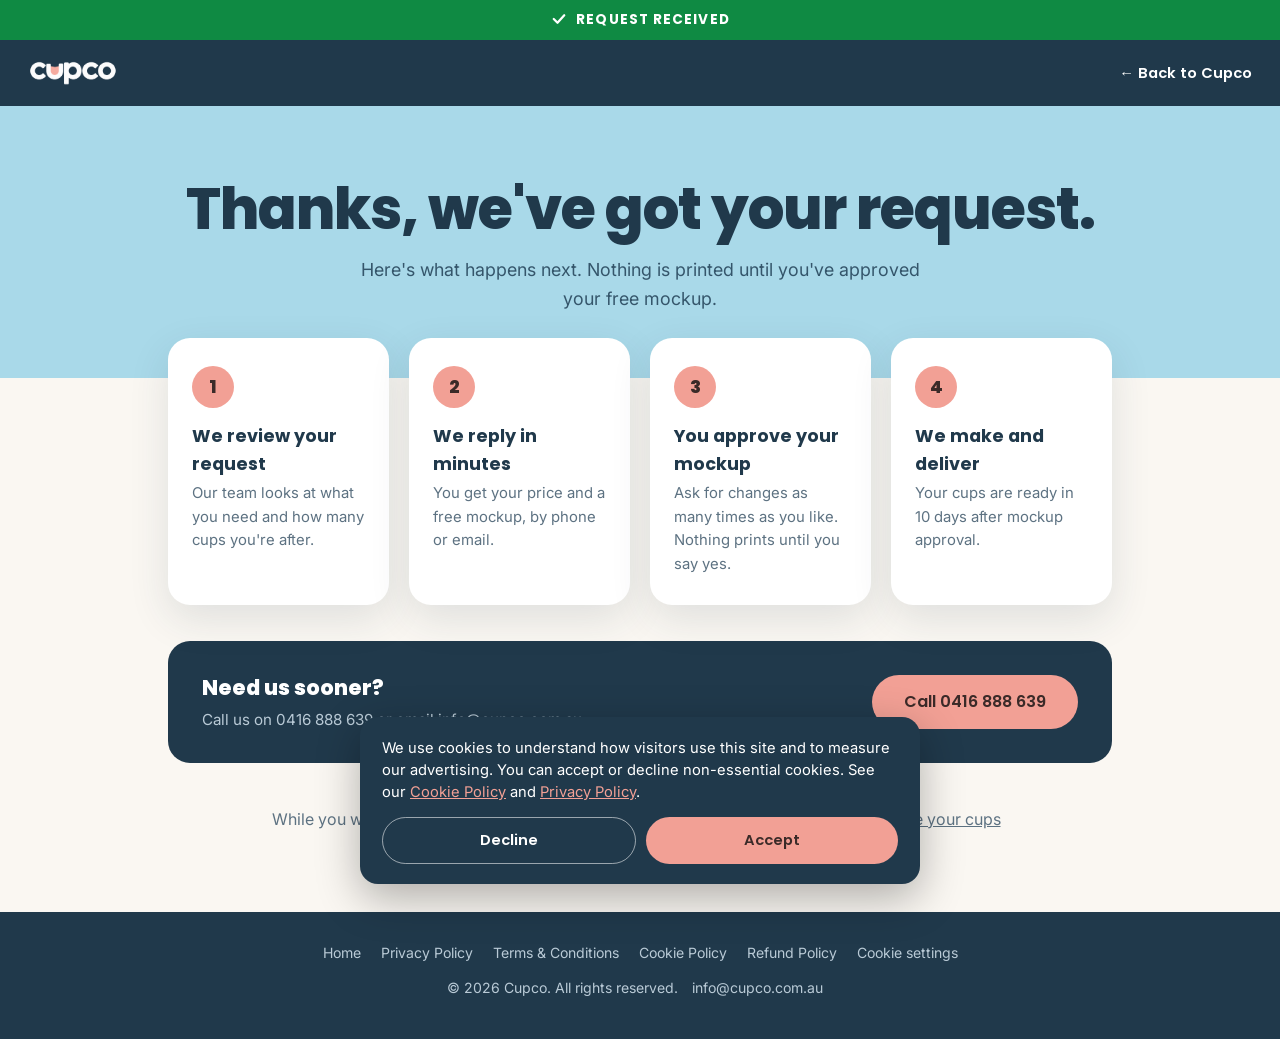
<file: thank-you.html>
<!doctype html>
<html lang="en"><head><meta charset="utf-8"><meta name="viewport" content="width=device-width, initial-scale=1">
<title>Thank you | Cupco</title>
<meta name="robots" content="noindex, nofollow">
<link rel="preconnect" href="https://fonts.googleapis.com"><link rel="preconnect" href="https://fonts.gstatic.com" crossorigin>
<link href="https://fonts.googleapis.com/css2?family=Inter:wght@400;500;600&family=Poppins:wght@500;600;700;800&display=swap" rel="stylesheet">
<script async src="https://www.googletagmanager.com/gtag/js?id=G-Z2G205R46D"></script>
<script>
window.dataLayer=window.dataLayer||[];function gtag(){dataLayer.push(arguments);}
gtag('consent','default',{analytics_storage:'denied',ad_storage:'denied',ad_user_data:'denied',ad_personalization:'denied',wait_for_update:500});
gtag('js',new Date());gtag('config','G-Z2G205R46D');gtag('config','G-HHQ4EQKQFZ');
</script>
<style>
:root{--navy:#20394B;--powder:#A9D9E9;--coral:#F2A095;--ivory:#FAF7F2;--sand:#E8D4C1;--muted:#5d7282;--radius:22px}
*{box-sizing:border-box;margin:0;padding:0}
body{font-family:'Inter',system-ui,sans-serif;color:var(--navy);background:var(--ivory);line-height:1.6;-webkit-font-smoothing:antialiased}
h1,h2,h3,.btn{font-family:'Poppins',system-ui,sans-serif}
a{color:inherit;text-decoration:none}img{max-width:100%;display:block}
.wrap{max-width:1000px;margin:0 auto;padding:0 28px}
.bar{background:#0f8a43;color:#fff;text-align:center;font:700 .85rem 'Poppins';letter-spacing:.08em;text-transform:uppercase;padding:10px 16px}
.bar svg{width:18px;height:18px;vertical-align:-4px;margin-right:8px;stroke:#fff;fill:none;stroke-width:3;stroke-linecap:round;stroke-linejoin:round}
header{background:var(--navy);padding:18px 28px;display:flex;justify-content:space-between;align-items:center}
header img{height:30px}header a.back{color:#fff;font:600 .92rem 'Poppins'}
.hero{background:var(--powder);text-align:center;padding:72px 0 64px}
.hero h1{font-weight:800;font-size:clamp(2.2rem,5.5vw,3.6rem);line-height:1.08;letter-spacing:-1px}
.hero p{color:#35566b;font-size:1.12rem;max-width:560px;margin:16px auto 0}
.steps{display:grid;grid-template-columns:repeat(4,1fr);gap:20px;margin-top:-40px;position:relative}
.step{background:#fff;border-radius:var(--radius);padding:28px 24px;box-shadow:0 14px 40px rgba(32,57,75,.12)}
.step b{display:grid;place-items:center;width:42px;height:42px;border-radius:50%;background:var(--coral);color:#3b2a28;font:800 1.1rem 'Poppins';margin-bottom:14px}
.step h3{font-size:1.1rem;font-weight:700;margin-bottom:4px}.step p{color:var(--muted);font-size:.93rem}
.note{background:var(--navy);color:#fff;border-radius:var(--radius);margin:36px 0 0;padding:30px 34px;display:flex;align-items:center;justify-content:space-between;gap:20px;flex-wrap:wrap}
.note h2{font-size:1.3rem;font-weight:800}.note p{color:#b9cad6;font-size:.95rem;margin-top:4px}
.btn{display:inline-block;border-radius:999px;font-weight:600;padding:14px 32px}.btn-coral{background:var(--coral);color:#3b2a28}
.more{text-align:center;margin:44px 0 80px;color:var(--muted)}.more a{text-decoration:underline;margin:0 8px}
footer{background:var(--navy);color:#b9cad6;padding:30px 28px 40px;font-size:.88rem;text-align:center}footer a{margin:0 10px}footer a:hover{color:#fff}
@media(max-width:900px){.steps{grid-template-columns:1fr 1fr}}
@media(max-width:560px){.steps{grid-template-columns:1fr}.wrap{padding:0 20px}.note{padding:26px 24px}}
</style></head><body>
<div class="bar"><svg viewBox="0 0 24 24"><path d="m5 12 5 5 9-10"/></svg>Request received</div>
<header><a href="index.html"><img src="assets/logo-white.png" alt="Cupco"></a><a class="back" href="index.html">&larr; Back to Cupco</a></header>
<section class="hero"><div class="wrap">
  <h1>Thanks, we've got your request.</h1>
  <p>Here's what happens next. Nothing is printed until you've approved your free mockup.</p>
</div></section>
<div class="wrap">
  <div class="steps">
    <div class="step"><b>1</b><h3>We review your request</h3><p>Our team looks at what you need and how many cups you're after.</p></div>
    <div class="step"><b>2</b><h3>We reply in minutes</h3><p>You get your price and a free mockup, by phone or email.</p></div>
    <div class="step"><b>3</b><h3>You approve your mockup</h3><p>Ask for changes as many times as you like. Nothing prints until you say yes.</p></div>
    <div class="step"><b>4</b><h3>We make and deliver</h3><p>Your cups are ready in 10 days after mockup approval.</p></div>
  </div>
  <div class="note">
    <div><h2>Need us sooner?</h2><p>Call us on 0416 888 639 or email info@cupco.com.au.</p></div>
    <a class="btn btn-coral" href="tel:+61416888639">Call 0416 888 639</a>
  </div>
  <p class="more">While you wait: <a href="our-customers.html">See how we help cafés and events</a> <a href="environment.html">Our environment</a> <a href="manufacturing.html">How we make your cups</a></p>
</div>
<footer>
<a href="index.html">Home</a><a href="privacy.html">Privacy Policy</a><a href="terms.html">Terms &amp; Conditions</a><a href="cookies.html">Cookie Policy</a><a href="refunds.html">Refund Policy</a><a href="#" data-cookie-settings>Cookie settings</a>
<p style="margin-top:12px">&copy; 2026 Cupco. All rights reserved. <a href="mailto:info@cupco.com.au">info@cupco.com.au</a></p>
</footer>
<script src="consent.js"></script>
<script>
(function(){
  // Google Ads conversion action: paste the send_to value here (e.g. 'AW-123456789/AbC-D_efGhIjKlMnOp').
  var ADS_CONVERSION_ID='';
  var flagged=false;
  try{flagged=sessionStorage.getItem('cupco_lead')==='1';sessionStorage.removeItem('cupco_lead');}catch(e){}
  // Only count a lead when the visitor arrived from a successful form submission, and only once.
  if(flagged&&typeof gtag==='function'){
    gtag('event','generate_lead');
    if(ADS_CONVERSION_ID)gtag('event','conversion',{send_to:ADS_CONVERSION_ID});
  }
})();
</script>
</body></html>
</file>
<file: legal.css>
:root{--navy:#20394B;--powder:#A9D9E9;--coral:#F2A095;--ivory:#FAF7F2;--muted:#5d7282}
*{box-sizing:border-box;margin:0;padding:0}
body{font:400 1rem/1.7 'Inter',system-ui,sans-serif;color:var(--navy);background:var(--ivory);-webkit-font-smoothing:antialiased}
a{color:inherit}
header{background:var(--navy);padding:18px 28px;display:flex;justify-content:space-between;align-items:center;gap:16px}
header img{height:30px;display:block}
header a.back{color:#fff;text-decoration:none;font:600 .92rem 'Poppins',sans-serif}
main{max-width:780px;margin:0 auto;padding:56px 24px 80px}
h1{font:800 clamp(2rem,5vw,2.8rem)/1.1 'Poppins',sans-serif;letter-spacing:-.5px;margin-bottom:8px}
.updated{color:var(--muted);font-size:.9rem;margin-bottom:36px}
h2{font:700 1.3rem 'Poppins',sans-serif;margin:38px 0 10px}
p,ul{margin-bottom:14px}
ul{padding-left:22px}li{margin-bottom:6px}
.callout{background:var(--powder);border-radius:16px;padding:18px 22px;margin:22px 0}
table{width:100%;border-collapse:collapse;margin:14px 0 22px;font-size:.93rem}
th,td{text-align:left;padding:10px 12px;border-bottom:1px solid rgba(141,175,185,.45);vertical-align:top}
th{font-family:'Poppins',sans-serif}
footer{background:var(--navy);color:#b9cad6;padding:30px 28px;font-size:.88rem;text-align:center}
footer a{margin:0 10px;text-decoration:none}footer a:hover{color:#fff}
</file>
